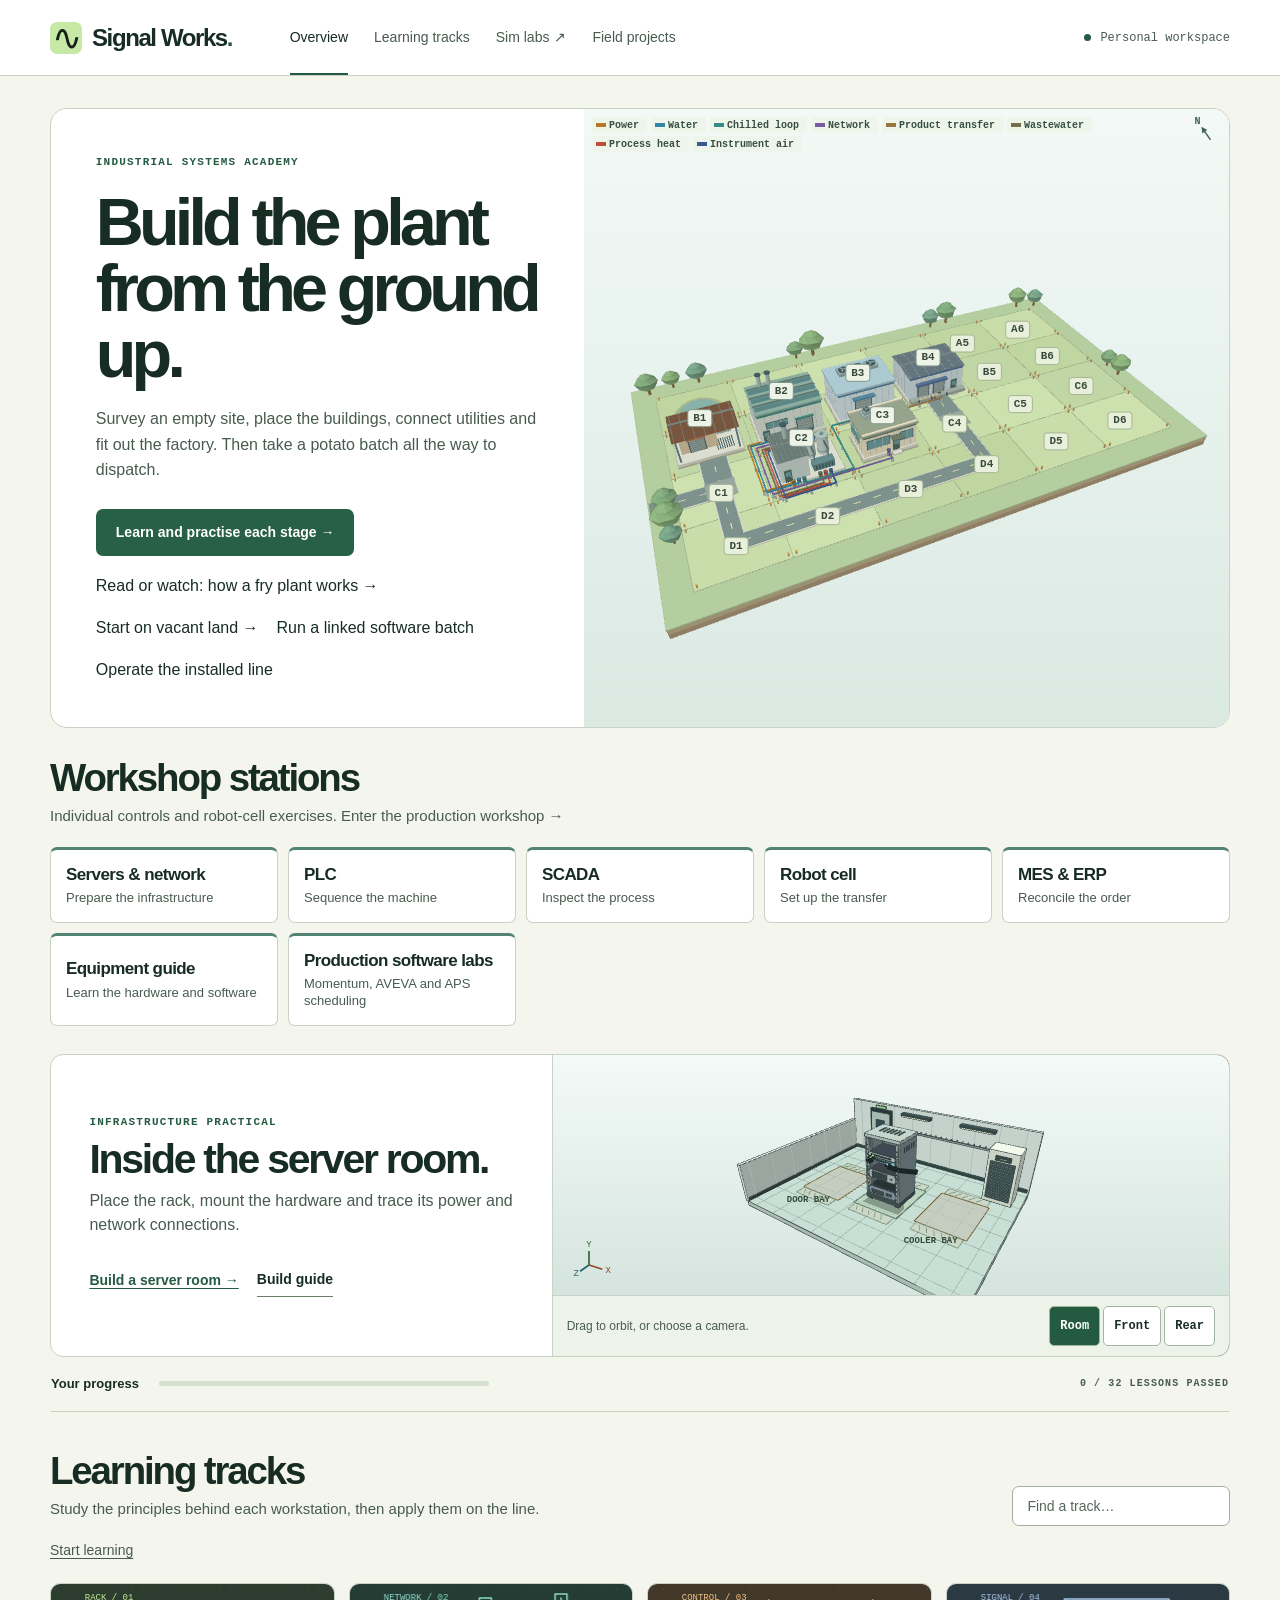
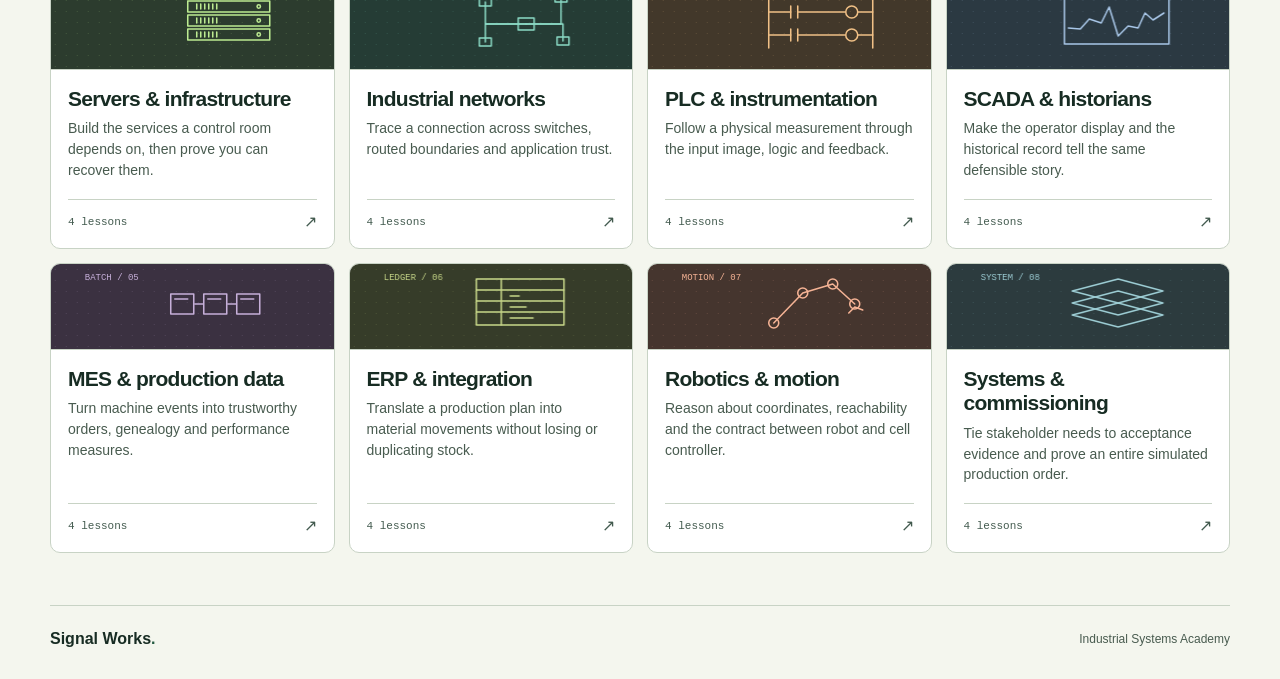
<file: index.html>
<!doctype html>
<html lang="en-AU">
  <head>
    <meta charset="utf-8" />
    <meta name="viewport" content="width=device-width,initial-scale=1" />
    <meta name="theme-color" content="#f4f6ee" />
    <meta
      name="description"
      content="A practical learning workspace for industrial IT, controls, robotics and enterprise integration."
    />
    <title>Signal Works | Industrial Systems Academy</title>
    <link
      rel="icon"
      href="data:image/svg+xml,%3Csvg xmlns='http://www.w3.org/2000/svg' viewBox='0 0 40 40'%3E%3Crect width='40' height='40' rx='8' fill='%23c3ed85'/%3E%3Cpath d='M6 24h7l4-13 5 20 4-12h8' fill='none' stroke='%23131b17' stroke-width='3'/%3E%3C/svg%3E"
    />
    <link rel="stylesheet" href="style.css" />
    <script defer src="lessons.js"></script>
    <script defer src="room-view.js"></script>
    <script defer src="site-build.js"></script>
    <script defer src="site-scene.js"></script>
    <script defer src="app.js"></script>
  </head>
  <body>
    <a class="skip" href="#main">Skip to content</a>
    <header>
      <div class="topbar">
        <a class="brand" href="#home" aria-label="Signal Works home"
          ><span class="mark" aria-hidden="true">∿</span>Signal Works<span
            class="brand-dot"
            >.</span
          ></a
        >
        <nav aria-label="Primary">
          <a id="home-nav" href="#home">Overview</a
          ><a id="tracks-nav" href="#tracks">Learning tracks</a
          ><a href="labs.html">Sim labs <span aria-hidden="true">↗</span></a
          ><a href="fieldwork.html">Field projects</a>
        </nav>
        <span class="local-status"><i></i> Personal workspace</span>
      </div>
    </header>
    <template id="room-hero">
      <section class="hero workshop-hero" aria-labelledby="hero-title">
        <div class="hero-copy">
          <div class="eyebrow">Industrial Systems Academy</div>
          <h1 id="hero-title">Build the plant<br />from the ground up.</h1>
          <p>
            Survey an empty site, place the buildings, connect utilities and fit
            out the factory. Then take a potato batch all the way to dispatch.
          </p>
          <div class="actions">
            <a class="btn" href="stage-lessons.html"
              >Learn and practise each stage →</a
            >
            <a href="study.html">Read or watch: how a fry plant works →</a>
            <a href="fries.html?mode=build#site">Start on vacant land →</a>
            <a href="fries.html?mode=batch#momentum"
              >Run a linked software batch</a
            >
            <a href="fries.html?mode=solved#floor"
              >Operate the installed line</a
            >
          </div>
        </div>
        <div class="line-visual">
          <canvas
            id="fry-preview"
            role="img"
            aria-label="Worked site layout with six industrial buildings, utility routes and access roads. Drag to orbit."
          ></canvas>
        </div>
      </section>
      <section class="station-section" aria-labelledby="station-title">
        <div class="section-head">
          <div>
            <h2 id="station-title">Workshop stations</h2>
            <p>
              Individual controls and robot-cell exercises.
              <a href="production.html">Enter the production workshop →</a>
            </p>
          </div>
        </div>
        <nav class="stations" aria-label="Hands-on workstations">
          <a href="production.html#servers"
            ><strong>Servers &amp; network</strong
            ><span>Prepare the infrastructure</span></a
          >
          <a href="production.html#sequence"
            ><strong>PLC</strong><span>Sequence the machine</span></a
          >
          <a href="production.html#scada"
            ><strong>SCADA</strong><span>Inspect the process</span></a
          >
          <a href="production.html#robot"
            ><strong>Robot cell</strong><span>Set up the transfer</span></a
          >
          <a href="production.html#orders"
            ><strong>MES &amp; ERP</strong><span>Reconcile the order</span></a
          >
          <a href="equipment.html"
            ><strong>Equipment guide</strong
            ><span>Learn the hardware and software</span></a
          >
          <a href="vendor-labs.html"
            ><strong>Production software labs</strong
            ><span>Momentum, AVEVA and APS scheduling</span></a
          >
        </nav>
      </section>
      <section class="room-exhibit" aria-labelledby="exhibit-title">
        <div class="exhibit-copy">
          <div class="eyebrow">Infrastructure practical</div>
          <h2 id="exhibit-title">Inside the server room.</h2>
          <p>
            Place the rack, mount the hardware and trace its power and network
            connections.
          </p>
          <div class="actions">
            <a class="exhibit-link" href="room.html">Build a server room →</a
            ><a class="quiet" href="room-guide.html">Build guide</a>
          </div>
        </div>
        <div class="preview-panel">
          <div class="preview-stage">
            <canvas
              id="room-preview"
              tabindex="0"
              aria-label="Interactive server room preview. Press 1 for the room, 2 for the rack front or 3 for the rear."
            ></canvas>
          </div>
          <div class="preview-strip">
            <p id="preview-status" role="status">Loading the room preview…</p>
            <div
              class="preview-controls"
              role="group"
              aria-label="Preview camera"
            >
              <button type="button" data-preview-camera="room" disabled>
                Room
              </button>
              <button type="button" data-preview-camera="rack" disabled>
                Front
              </button>
              <button type="button" data-preview-camera="rear" disabled>
                Rear
              </button>
            </div>
          </div>
        </div>
      </section>
    </template>
    <main id="main" tabindex="-1"></main>
    <footer>
      <span>Signal Works<span class="brand-dot">.</span></span
      ><span>Industrial Systems Academy</span>
    </footer>
  </body>
</html>
</file>
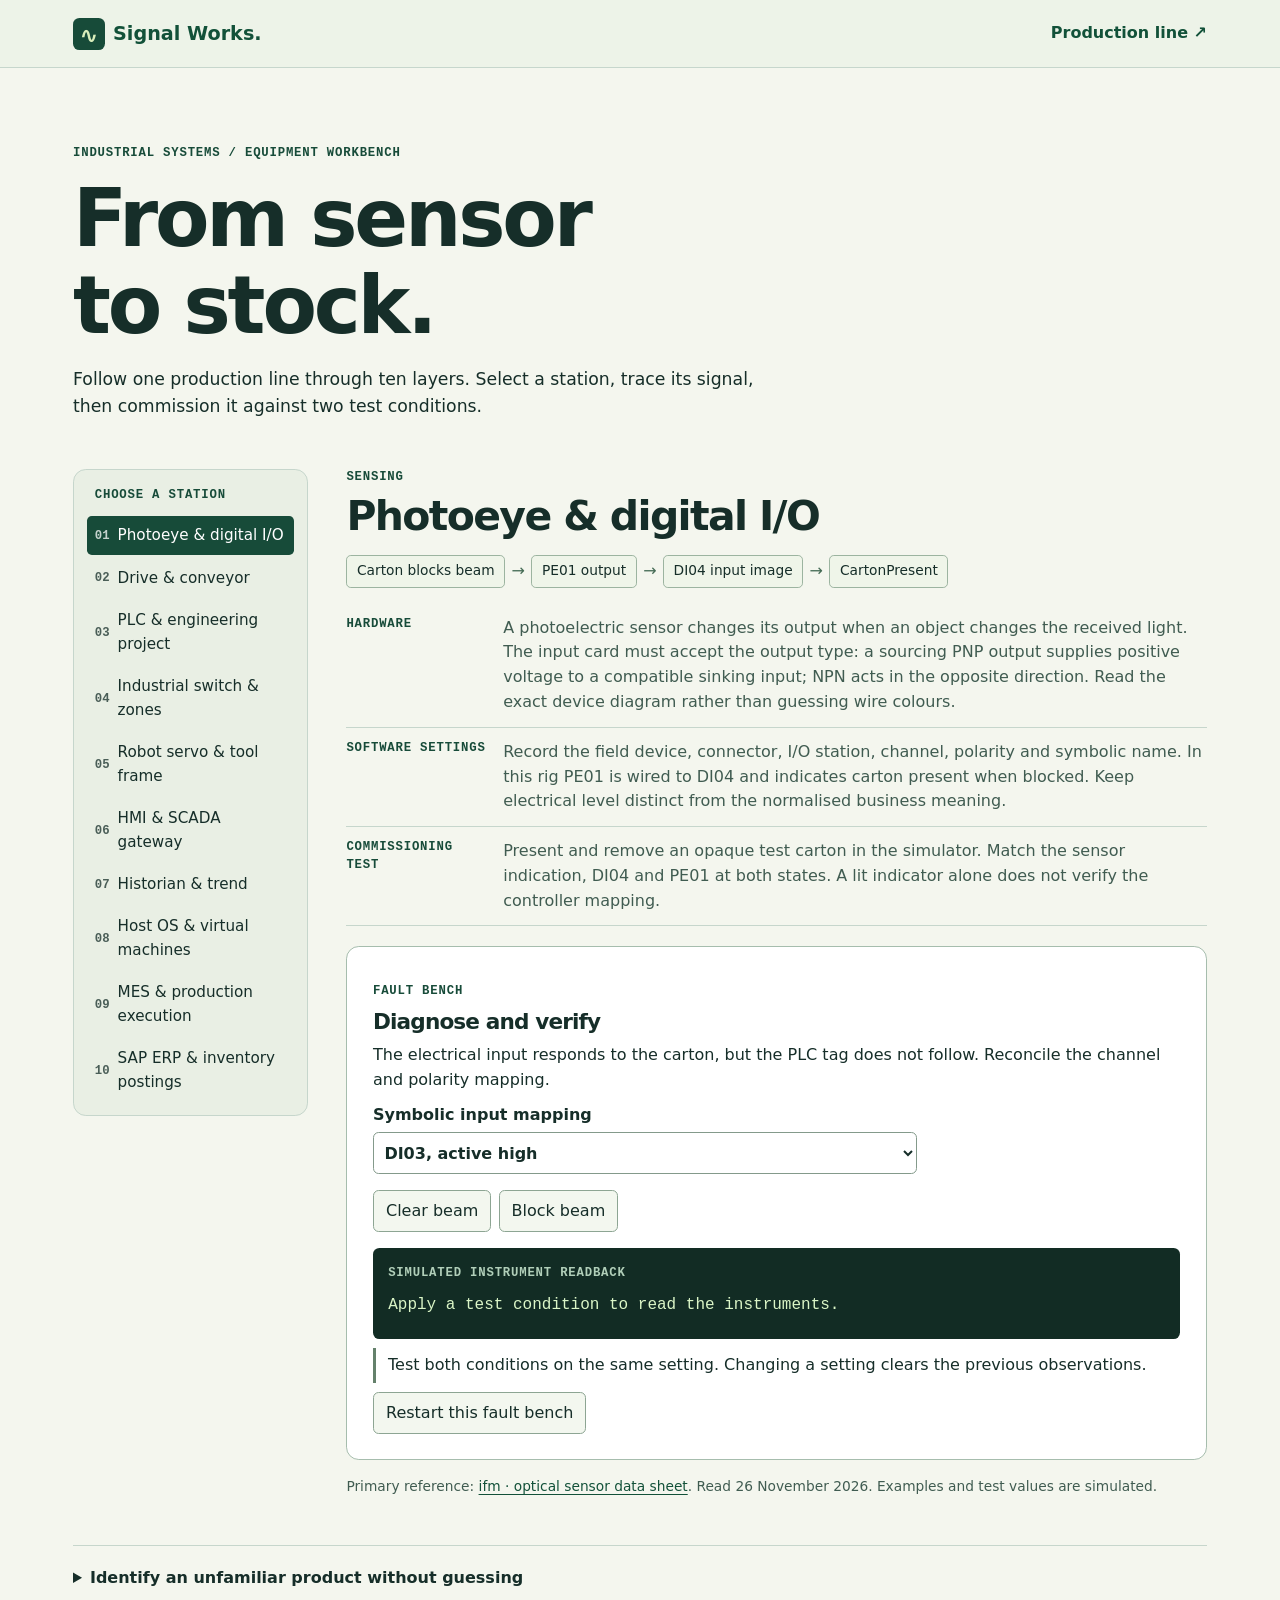
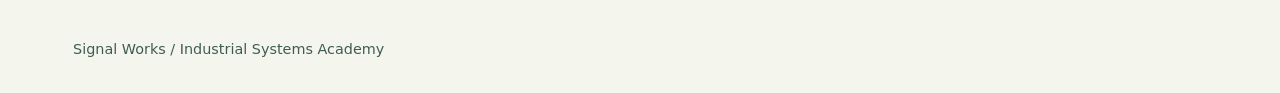
<file: equipment.html>
<!doctype html>
<html lang="en-AU">
  <head>
    <meta charset="utf-8" />
    <meta name="viewport" content="width=device-width, initial-scale=1" />
    <meta
      name="description"
      content="Commission the hardware and software behind an industrial line, from a photoeye input to a production order."
    />
    <title>Equipment workbench | Signal Works</title>
    <link rel="stylesheet" href="equipment.css" />
    <script defer src="equipment.js"></script>
  </head>
  <body>
    <a class="skip" href="#work">Skip to selected station</a>
    <header>
      <div>
        <a class="brand" href="index.html"
          ><span aria-hidden="true">∿</span>Signal Works.</a
        ><a href="production.html">Production line ↗</a>
      </div>
    </header>
    <main>
      <section class="hero">
        <p class="kicker">Industrial systems / Equipment workbench</p>
        <h1>From sensor<br />to stock.</h1>
        <p>
          Follow one production line through ten layers. Select a station, trace
          its signal, then commission it against two test conditions.
        </p>
      </section>
      <div class="workspace">
        <nav id="stations" aria-label="Equipment stations"></nav>
        <article
          id="work"
          tabindex="-1"
          aria-label="Selected equipment station"
        >
          <noscript>Enable JavaScript to run the equipment workbench.</noscript>
        </article>
      </div>
      <aside>
        <details>
          <summary>Identify an unfamiliar product without guessing</summary>
          <p>
            Brighteye Momentum is documented in a Farm Frites MES
            implementation. For the application remembered as beginning with A,
            check its role and publisher. The
            <a href="vendor-labs.html">production software labs</a> give the
            site-specific evidence and hands-on exercises.
          </p>
          <ol>
            <li>
              In an authorised read-only view, note the exact product title,
              publisher, edition and build from Help/About. Do not collect
              licences or credentials.
            </li>
            <li>
              Compare the identifiers with the supplier’s product documentation
              and the approved application inventory.
            </li>
            <li>
              Map one observed input and output to its owner before deciding
              whether the product handles supervision, production execution,
              integration or another role. If evidence conflicts, keep the
              mapping unconfirmed.
            </li>
          </ol>
          <p>
            SAP is presented here through public learning material. The
            manufacturing scenario is invented for study and does not describe
            an employer’s systems.
          </p>
        </details>
      </aside>
    </main>
    <footer>Signal Works / Industrial Systems Academy</footer>
  </body>
</html>
</file>
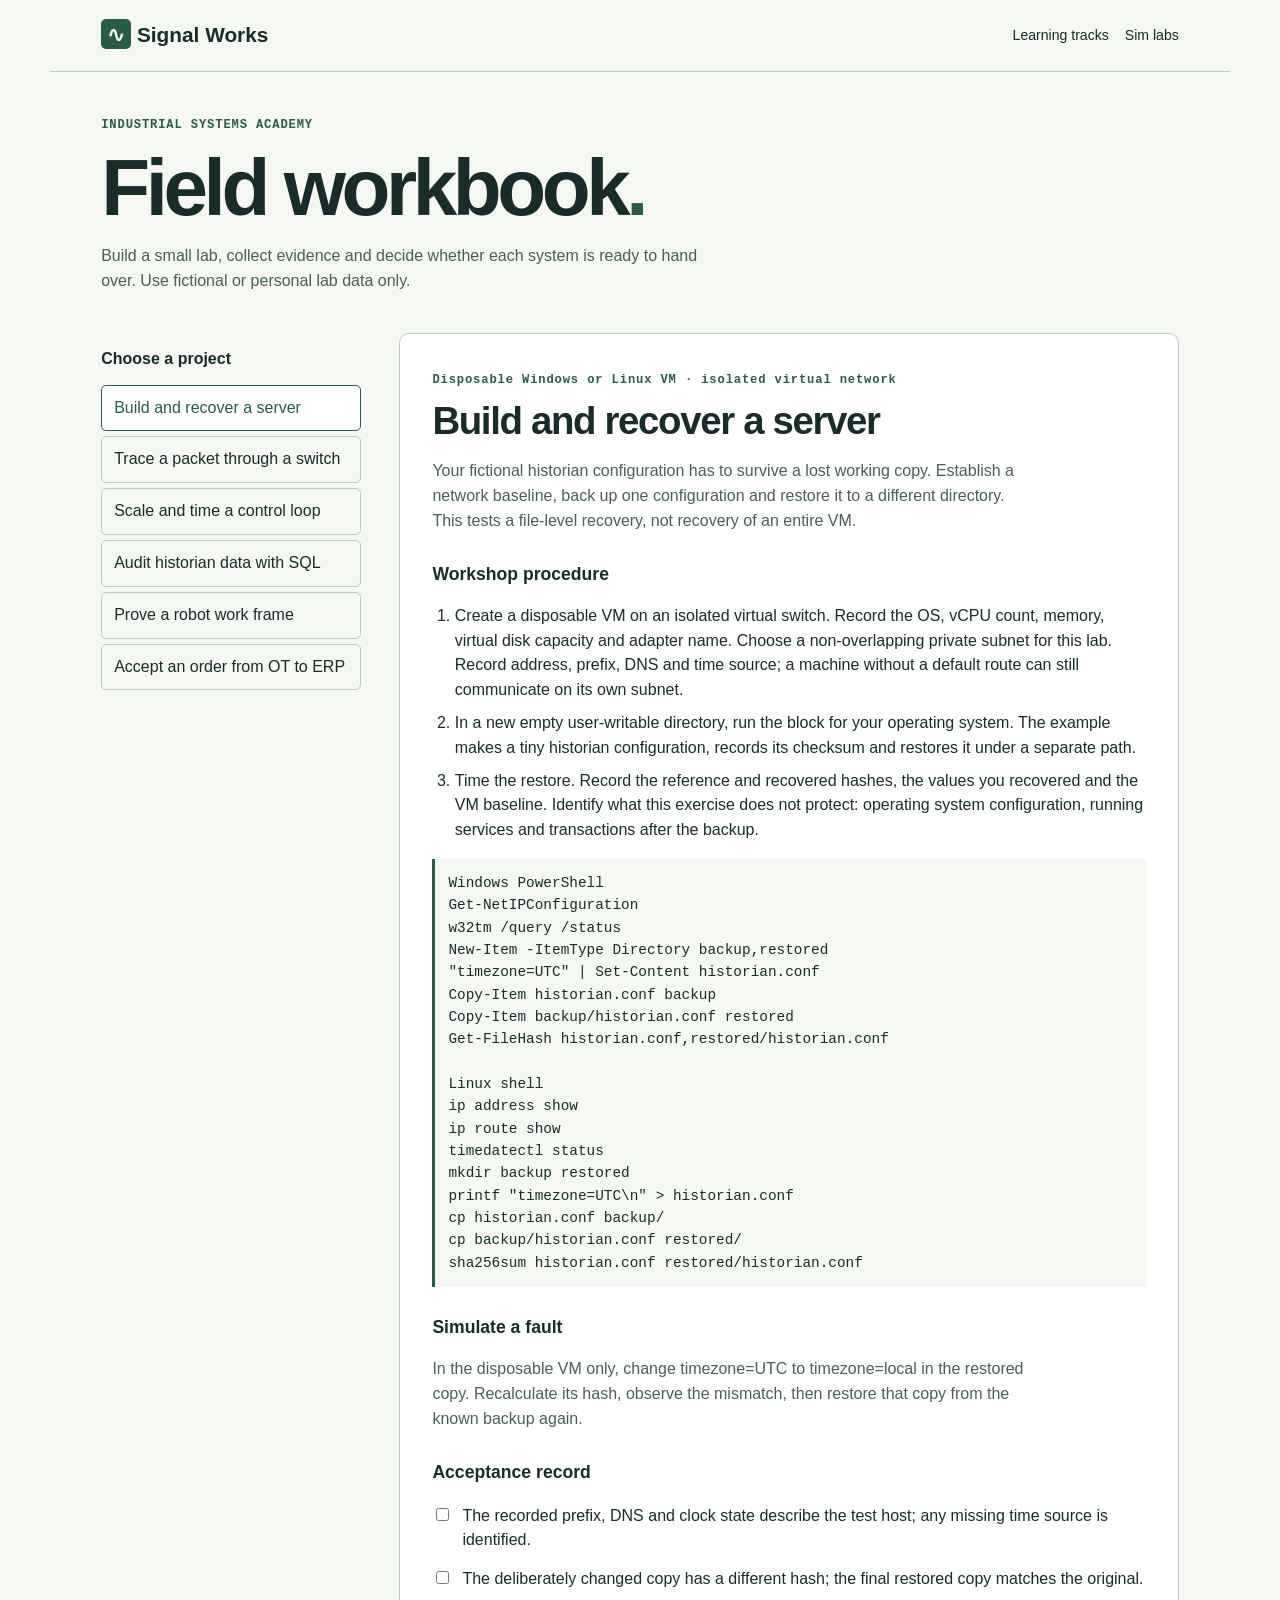
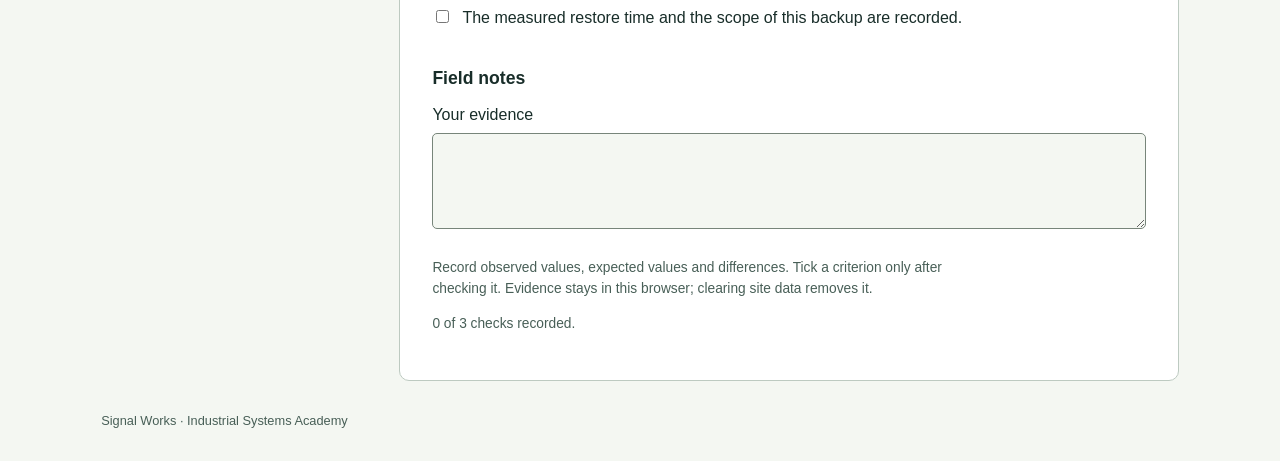
<file: fieldwork.html>
<!doctype html>
<html lang="en-AU">
  <head>
    <meta charset="utf-8" />
    <meta name="viewport" content="width=device-width, initial-scale=1" />
    <meta name="theme-color" content="#101714" />
    <title>Field workbook | Signal Works</title>
    <link rel="stylesheet" href="fieldwork.css" />
    <script defer src="fieldwork.js"></script>
  </head>
  <body>
    <a class="skip" href="#workbook">Skip to project</a>
    <header>
      <a class="brand" href="index.html"><b>∿</b> Signal Works</a>
      <nav aria-label="Primary">
        <a href="index.html">Learning tracks</a><a href="labs.html">Sim labs</a>
      </nav>
    </header>
    <main>
      <section class="intro">
        <p class="eyebrow">INDUSTRIAL SYSTEMS ACADEMY</p>
        <h1>Field workbook<span>.</span></h1>
        <p>
          Build a small lab, collect evidence and decide whether each system is
          ready to hand over. Use fictional or personal lab data only.
        </p>
      </section>
      <div class="layout">
        <aside>
          <h2>Choose a project</h2>
          <nav id="projects" aria-label="Workbook projects"></nav>
        </aside>
        <article id="workbook" tabindex="-1"></article>
      </div>
    </main>
    <footer>Signal Works · Industrial Systems Academy</footer>
  </body>
</html>
</file>
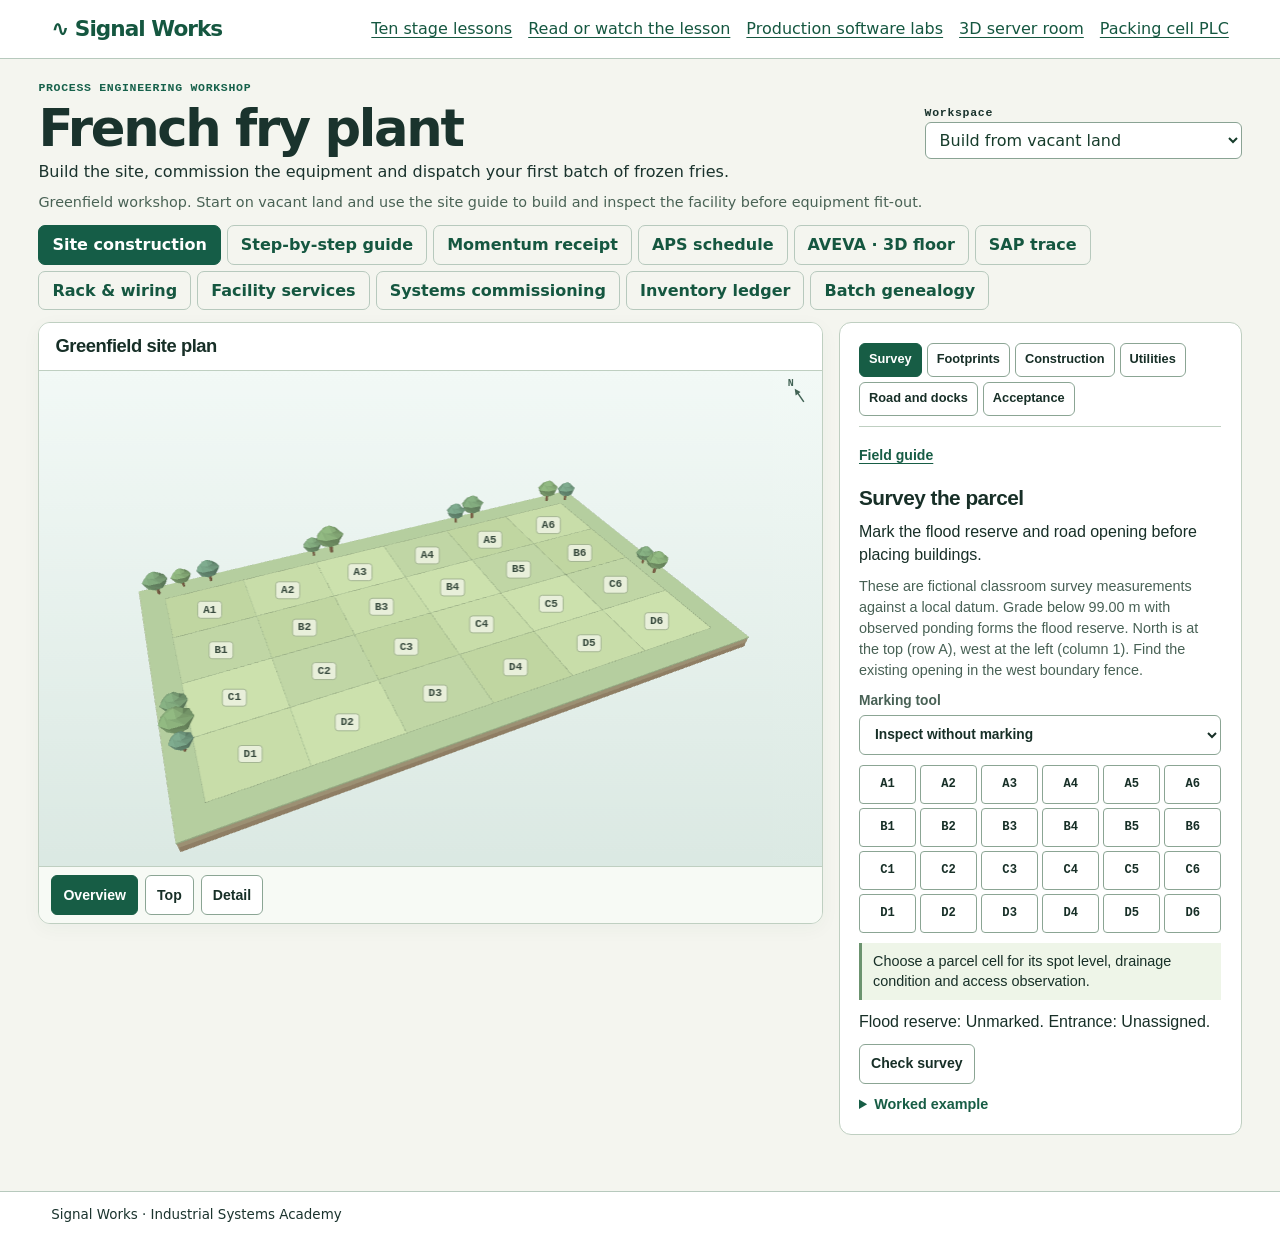
<file: fries.html>
<!doctype html>
<html lang="en-AU">
  <head>
    <meta charset="utf-8" />
    <meta name="viewport" content="width=device-width,initial-scale=1" />
    <title>French fry plant | Signal Works</title>
    <link rel="stylesheet" href="fries.css" />
    <link rel="stylesheet" href="facility-services.css" />
    <script defer src="facility-services.js"></script>
    <link rel="stylesheet" href="site-build.css" />
    <link rel="stylesheet" href="fry-install.css" />
    <link rel="stylesheet" href="fry-ledger.css" />
    <script defer src="fry-process.js"></script>
    <script defer src="fry-install.js"></script>
    <script defer src="fry-ledger.js"></script>
    <script defer src="fry-scene.js"></script>
    <script defer src="fry-rack.js"></script>
    <script defer src="site-guide.js"></script>
    <script defer src="site-scene.js"></script>
    <script defer src="site-build.js"></script>
    <script defer src="plant-path.js"></script>
    <script defer src="batch-momentum.js"></script>
    <script defer src="batch-aps.js"></script>
    <script defer src="batch-aveva.js"></script>
    <script defer src="batch-journey.js"></script>
    <link rel="stylesheet" href="batch-journey.css" />
    <link rel="stylesheet" href="stage-course.css" />
    <script defer src="stage-narration.js"></script>
    <script defer src="stage-course.js"></script>
    <script defer src="fries.js"></script>
  </head>
  <body>
    <a class="skip" href="#workspace">Skip to work area</a>
    <header>
      <a class="brand" href="index.html">∿ Signal Works</a>
      <nav aria-label="Further practice">
        <a href="stage-lessons.html">Ten stage lessons</a>
        <a href="study.html">Read or watch the lesson</a>
        <a href="vendor-labs.html">Production software labs</a>
        <a href="room.html">3D server room</a
        ><a href="production.html#sequence">Packing cell PLC</a>
      </nav>
    </header>
    <main>
      <div class="mast">
        <div>
          <p class="over">PROCESS ENGINEERING WORKSHOP</p>
          <h1>French fry plant</h1>
          <p>
            Build the site, commission the equipment and dispatch your first
            batch of frozen fries.
          </p>
        </div>
        <div class="mode">
          <label for="mode">Workspace</label
          ><select id="mode">
            <option value="batch">Run the integrated software batch</option>
            <option value="build">Build from vacant land</option>
            <option value="fitout">Fit out existing buildings</option>
            <option value="solved">Operate installed plant</option>
            <option value="worked">Inspect completed example</option>
          </select>
        </div>
      </div>
      <div id="mode-note"></div>
      <nav class="tabs" aria-label="Plant workspaces">
        <a href="#site">Site construction</a
        ><a href="#guide">Step-by-step guide</a
        ><a href="#momentum">Momentum receipt</a><a href="#aps">APS schedule</a
        ><a href="#floor">AVEVA · 3D floor</a><a href="#sap">SAP trace</a
        ><a href="#rack">Rack &amp; wiring</a
        ><a href="#facility">Facility services</a
        ><a href="#installation">Systems commissioning</a
        ><a href="#business">Inventory ledger</a
        ><a href="#history">Batch genealogy</a>
      </nav>
      <div id="batch-route"></div>
      <div id="field-instruction"></div>
      <section id="workspace" tabindex="-1"></section>
      <p id="storage" role="status"></p>
    </main>
    <footer>Signal Works · Industrial Systems Academy</footer>
  </body>
</html>
</file>
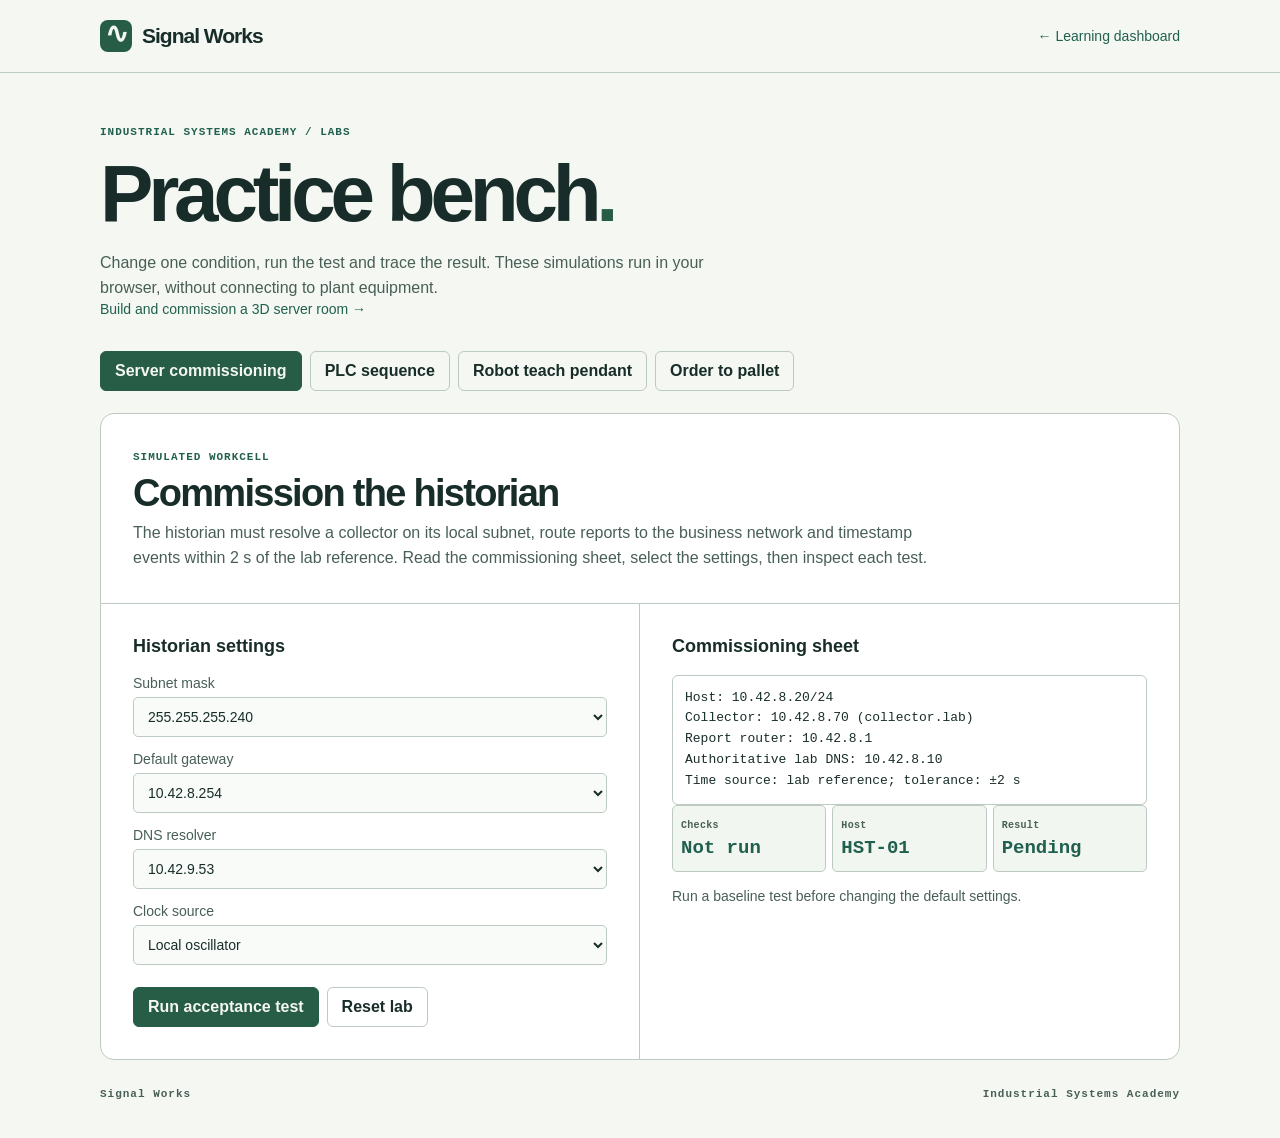
<file: labs.html>
<!doctype html>
<html lang="en-AU">
  <head>
    <meta charset="utf-8" />
    <meta name="viewport" content="width=device-width,initial-scale=1" />
    <meta name="theme-color" content="#101d1b" />
    <title>Practice bench | Signal Works</title>
    <link rel="stylesheet" href="labs.css" />
    <script defer src="labs.js"></script>
  </head>
  <body>
    <a href="#main" class="skip">Skip to bench</a>
    <header>
      <div class="wrap mast">
        <a class="brand" href="index.html"
          ><i aria-hidden="true">∿</i> Signal Works</a
        ><a class="back" href="index.html">← Learning dashboard</a>
      </div>
    </header>
    <main id="main" class="wrap">
      <div class="intro">
        <span class="eyebrow">INDUSTRIAL SYSTEMS ACADEMY / LABS</span>
        <h1>Practice bench<span>.</span></h1>
        <p>
          Change one condition, run the test and trace the result. These
          simulations run in your browser, without connecting to plant
          equipment.
        </p>
        <a class="back" href="room.html">Build and commission a 3D server room →</a>
      </div>
      <nav class="benches" aria-label="Choose a lab">
        <button data-lab="server">Server commissioning</button
        ><button data-lab="plc">PLC sequence</button
        ><button data-lab="robot">Robot teach pendant</button
        ><button data-lab="order">Order to pallet</button>
      </nav>
      <section id="bench" aria-label="Active practice bench"></section>
    </main>
    <footer class="wrap">
      Signal Works <span>Industrial Systems Academy</span>
    </footer>
  </body>
</html>
</file>
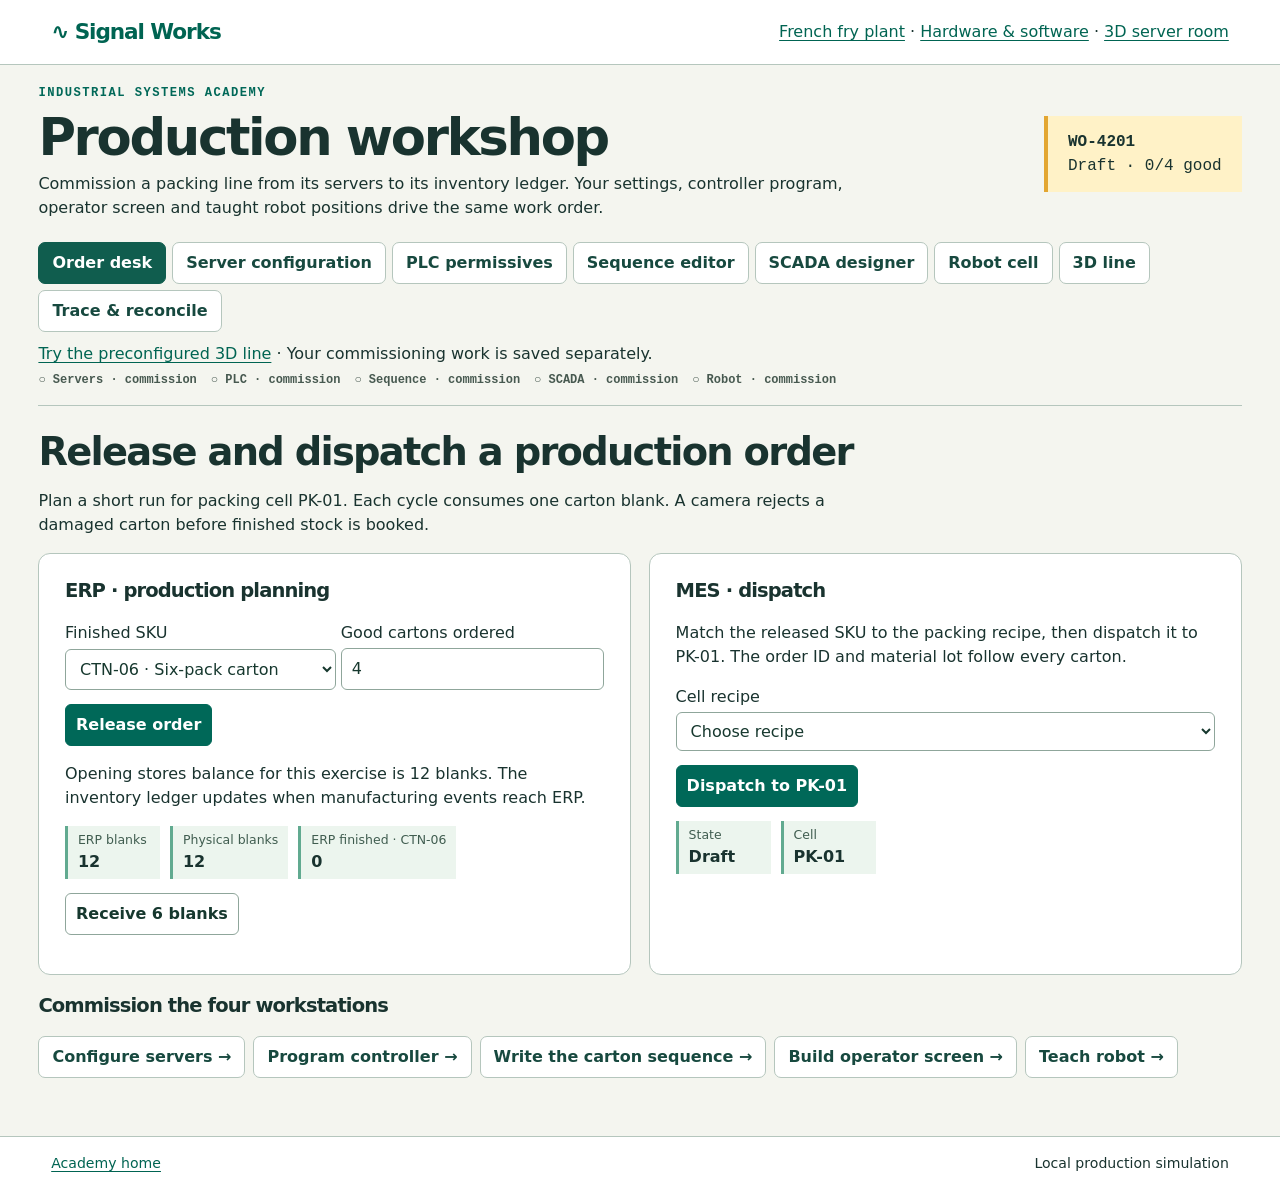
<file: production.html>
<!doctype html>
<html lang="en-AU">
  <head>
    <meta charset="utf-8" />
    <meta name="viewport" content="width=device-width,initial-scale=1" />
    <title>Production workshop | Signal Works</title>
    <link rel="stylesheet" href="production.css" />
    <link rel="stylesheet" href="line-workspace.css" />
    <script defer src="line-scene.js"></script>
    <script defer src="line-sequence.js"></script>
    <script defer src="line-workspace.js"></script>
    <script defer src="sap-practice.js"></script>
    <script defer src="production-machines.js"></script>
    <script defer src="production-controls.js"></script>
    <script defer src="production.js"></script>
  </head>
  <body>
    <a class="skip" href="#station">Skip to workstation</a>
    <header>
      <a href="index.html" class="wordmark">∿ Signal Works</a>
      <nav aria-label="Practical guides">
        <a href="fries.html?mode=solved#floor">French fry plant</a> ·
        <a href="equipment.html">Hardware &amp; software</a> ·
        <a href="room.html">3D server room</a>
      </nav>
    </header>
    <main>
      <div class="intro">
        <div>
          <p class="eyebrow">INDUSTRIAL SYSTEMS ACADEMY</p>
          <h1>Production workshop</h1>
          <p>
            Commission a packing line from its servers to its inventory ledger.
            Your settings, controller program, operator screen and taught robot
            positions drive the same work order.
          </p>
        </div>
        <div class="order-badge" id="order-badge"></div>
      </div>
      <nav aria-label="Workstations" id="stations">
        <a href="#orders">Order desk</a
        ><a href="#servers">Server configuration</a
        ><a href="#plc">PLC permissives</a
        ><a href="#sequence">Sequence editor</a
        ><a href="#scada">SCADA designer</a><a href="#robot">Robot cell</a
        ><a href="#line">3D line</a><a href="#trace">Trace &amp; reconcile</a>
      </nav>
      <div id="bench-mode"></div>
      <div class="rail" id="rail" aria-label="Commissioning status"></div>
      <section
        id="station"
        tabindex="-1"
        aria-label="Current workstation"
      ></section>
      <aside id="storage" role="status"></aside>
    </main>
    <footer>
      <a href="index.html">Academy home</a
      ><span>Local production simulation</span>
    </footer>
  </body>
</html>
</file>
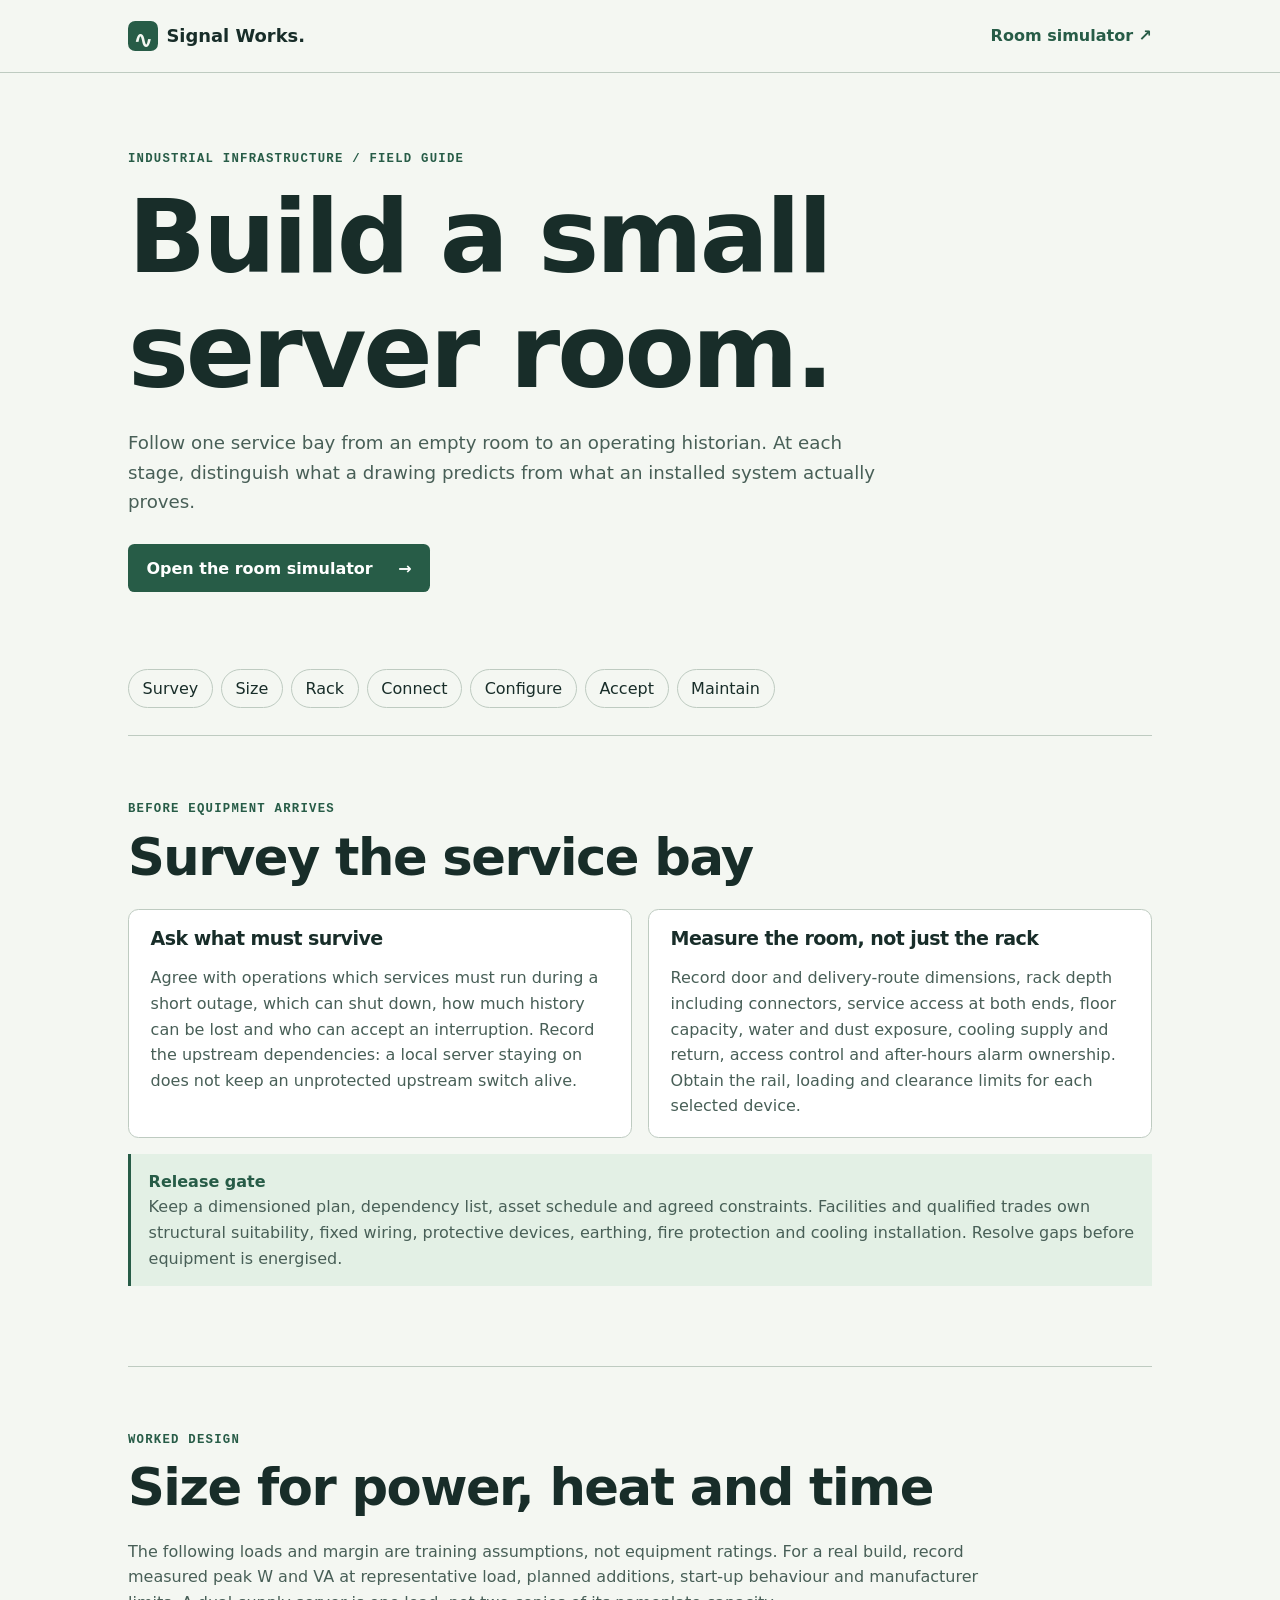
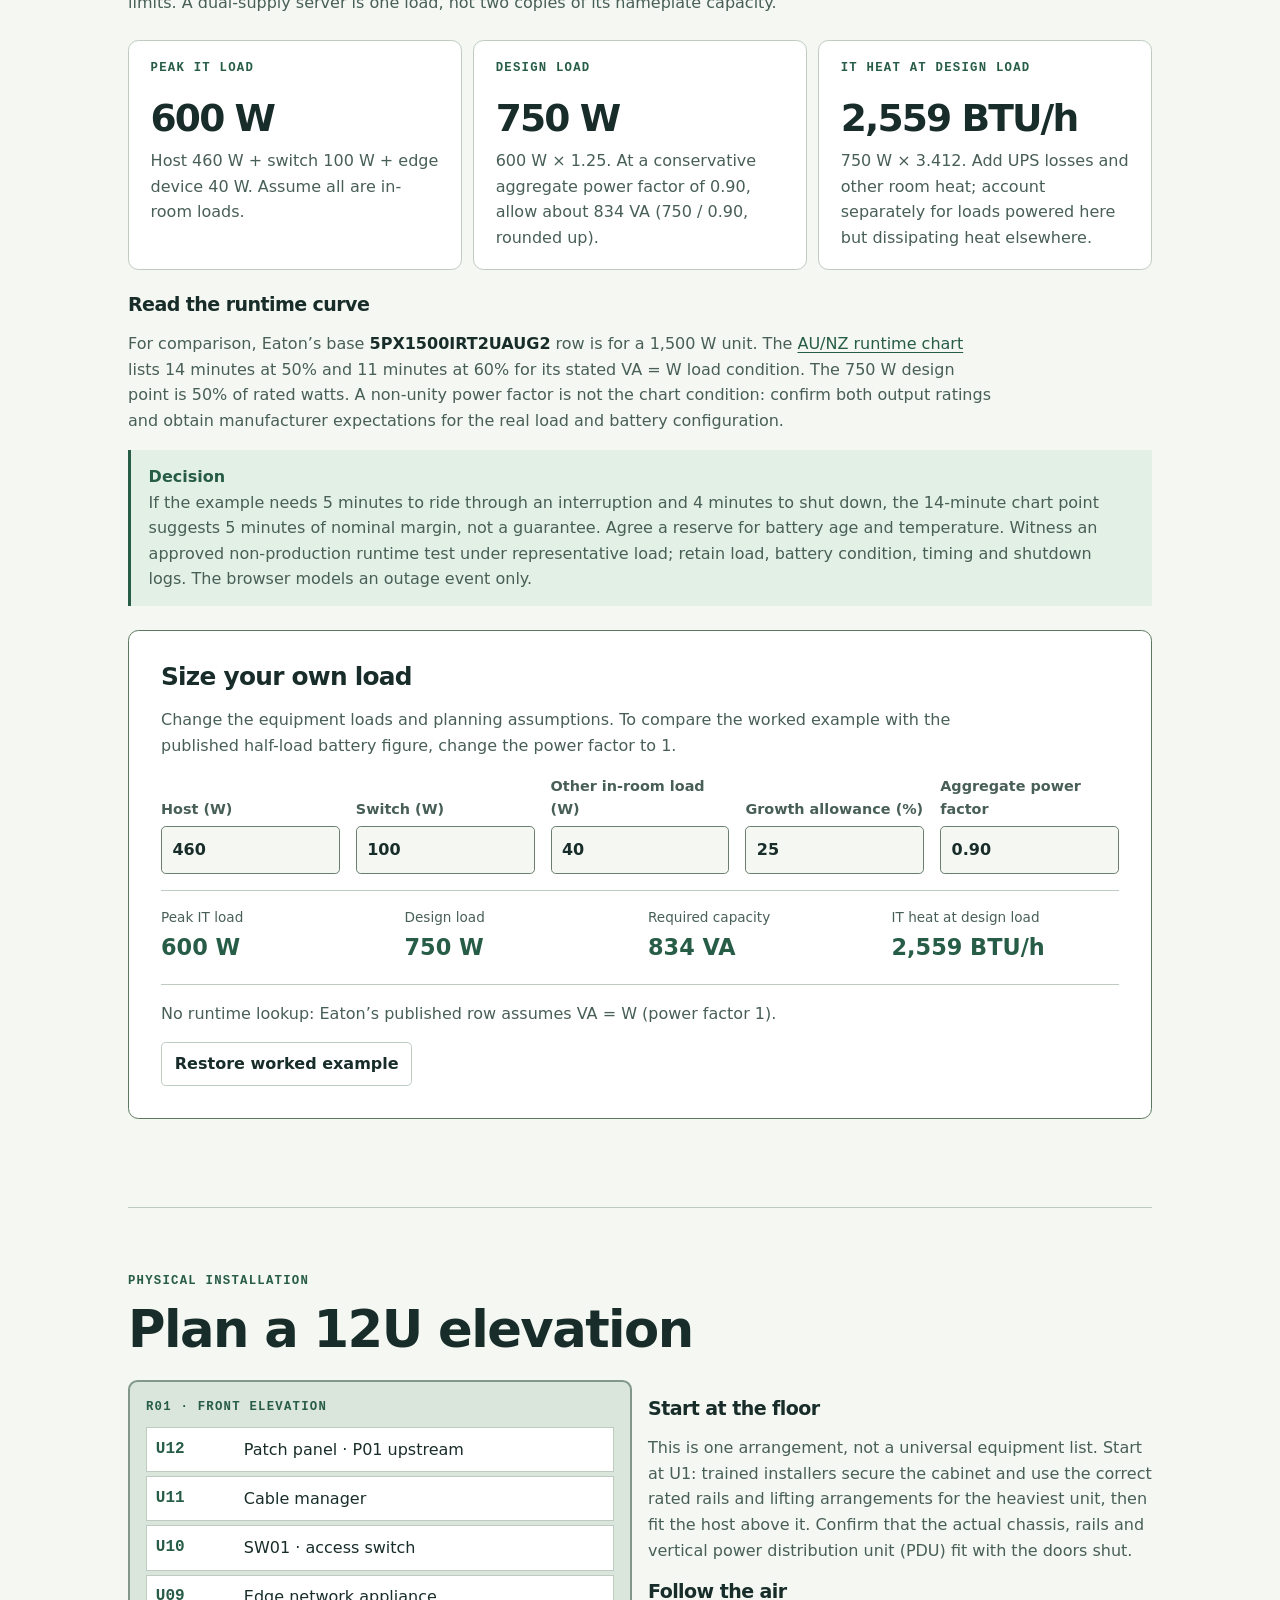
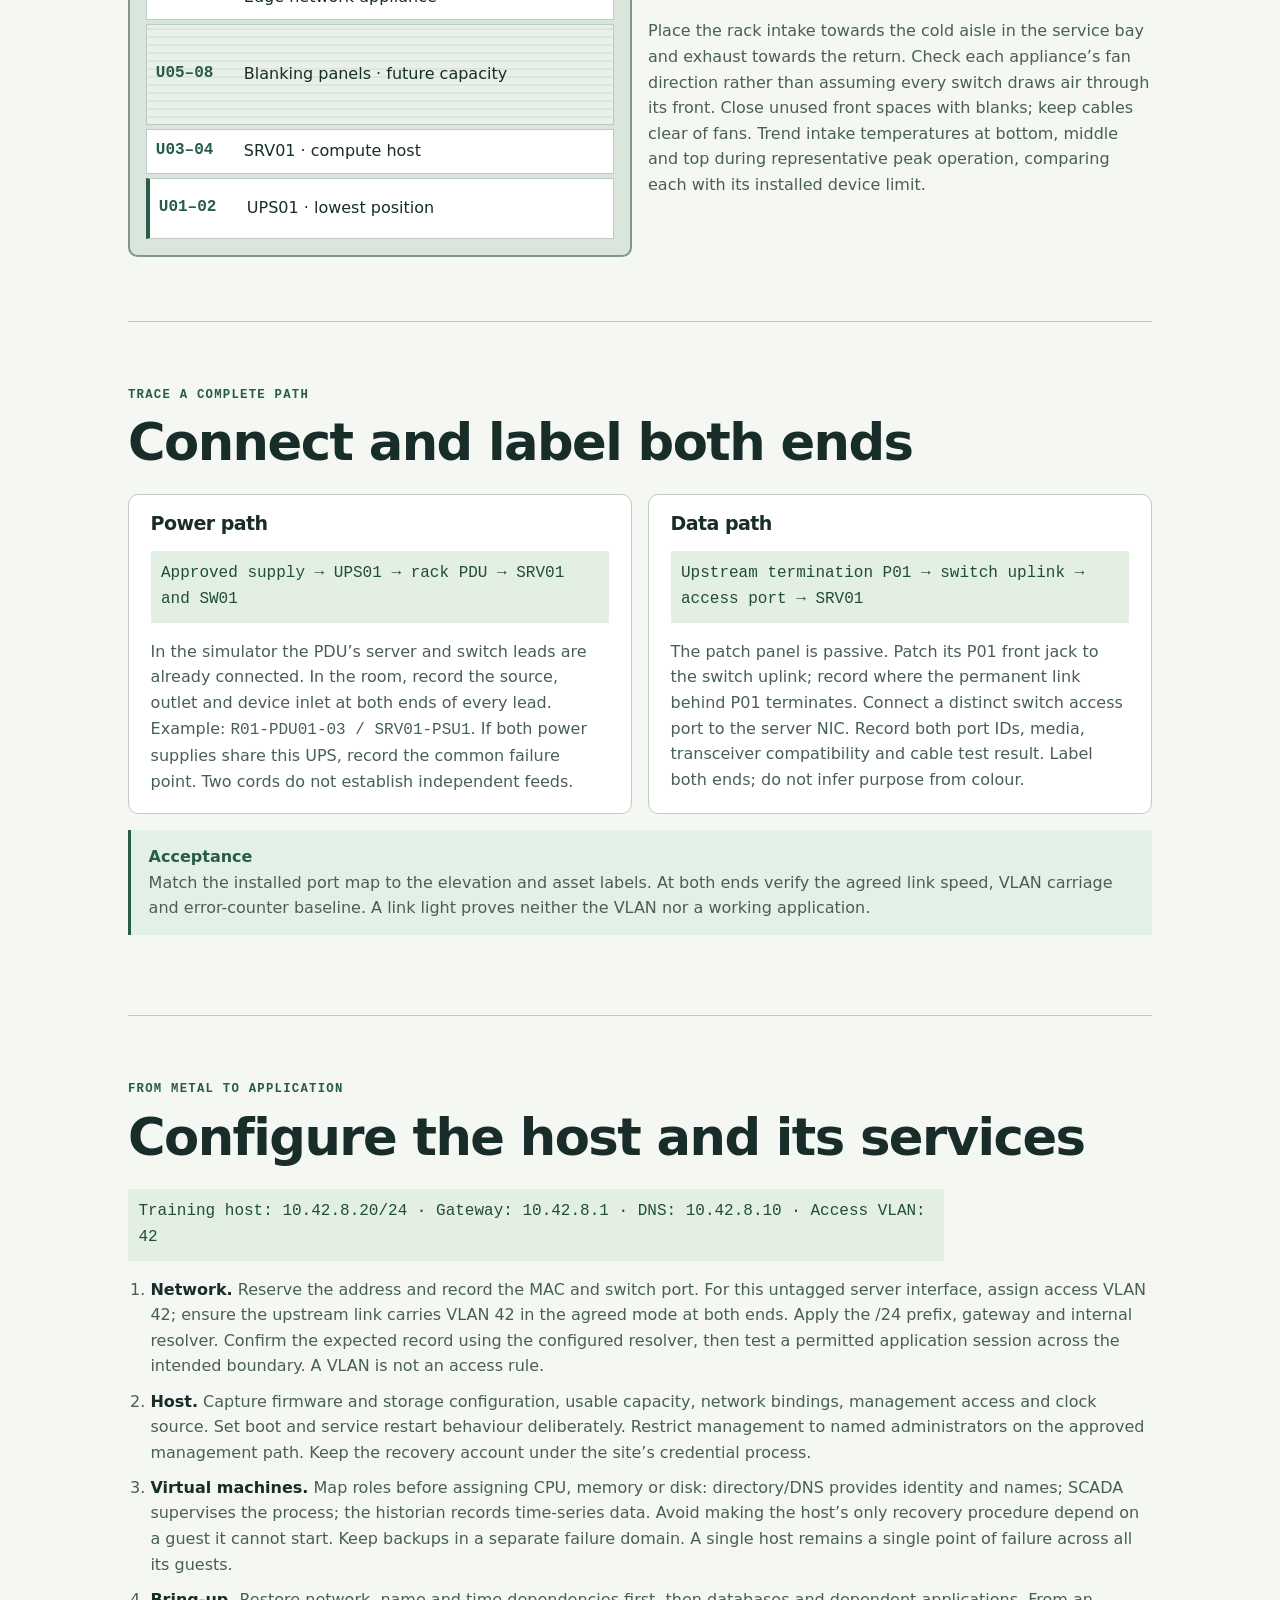
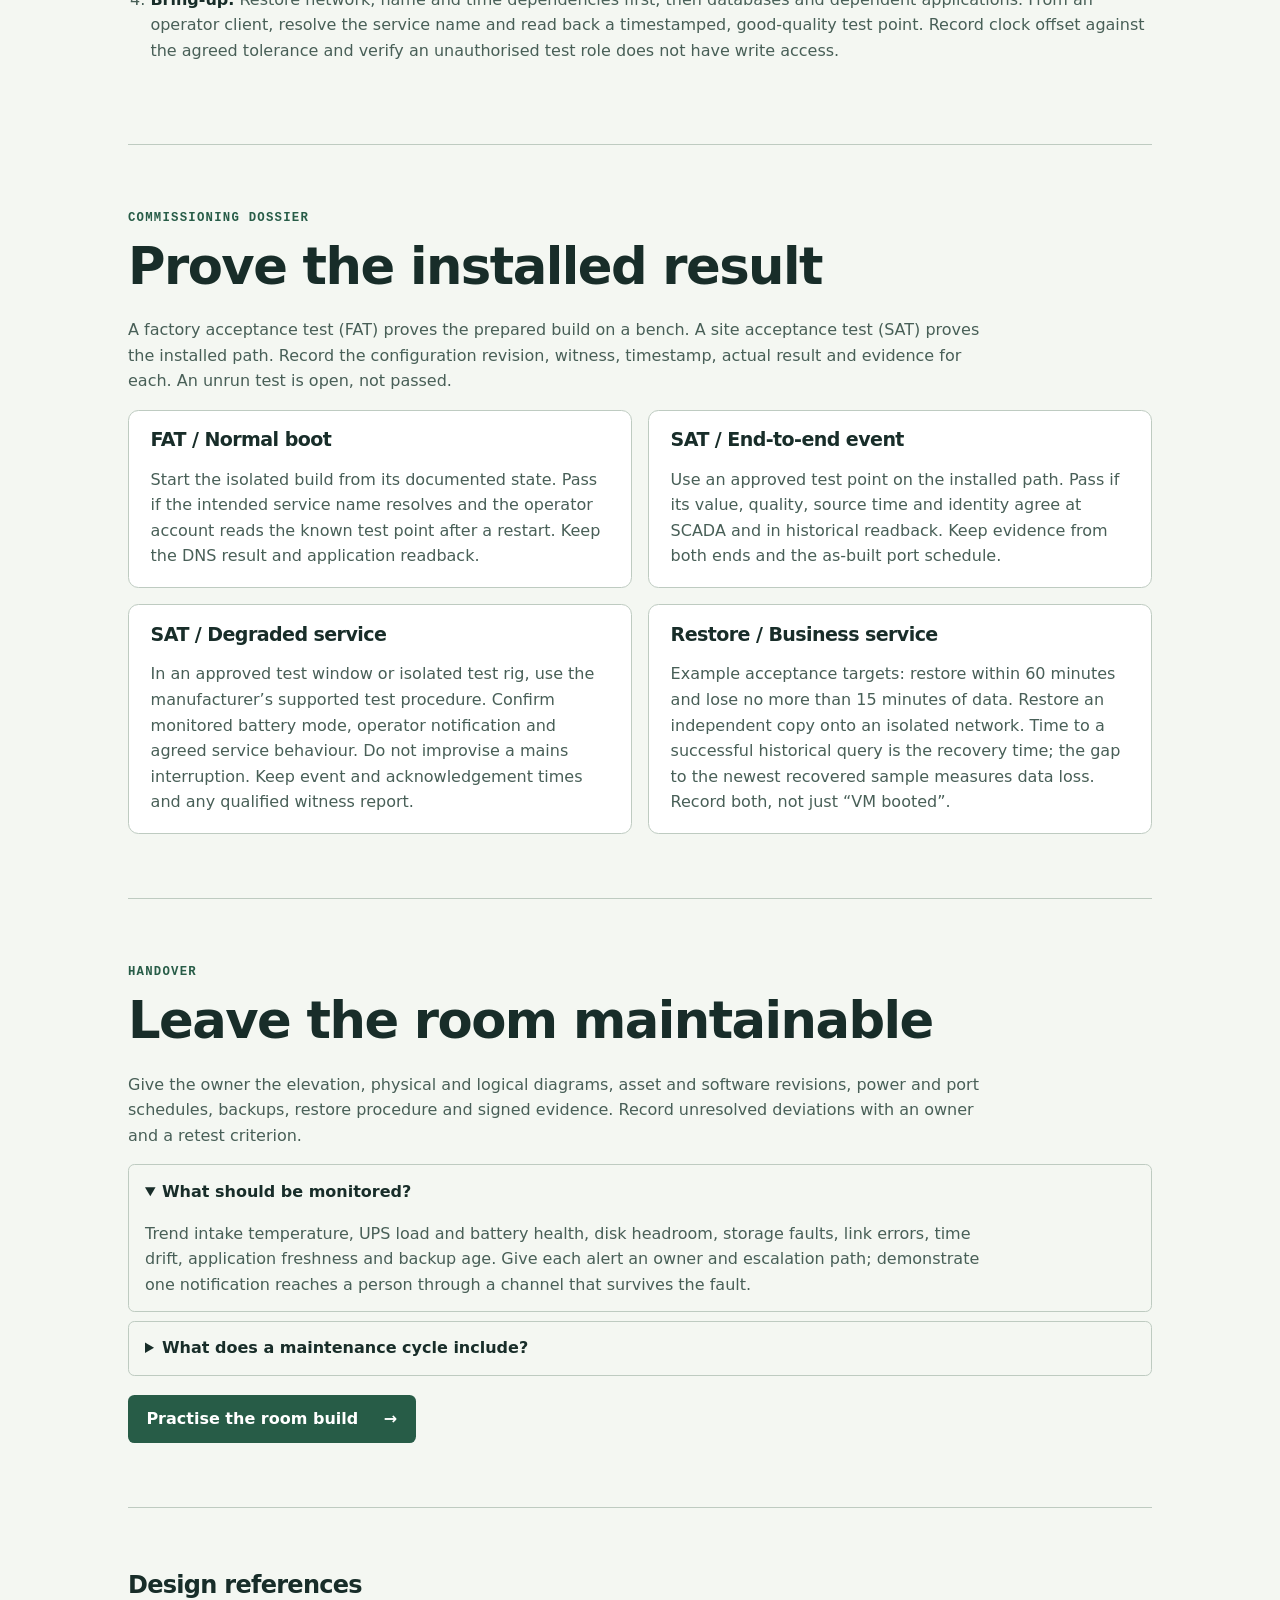
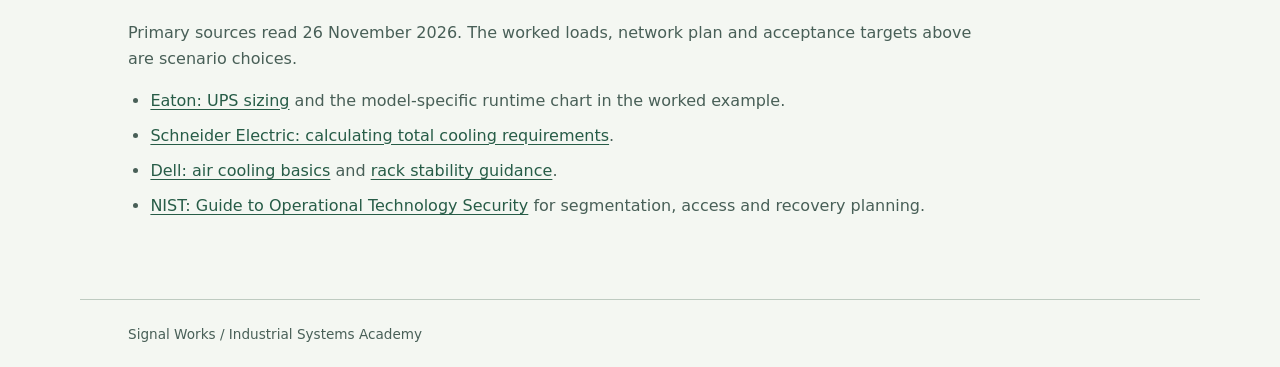
<file: room-guide.html>
<!doctype html>
<html lang="en-AU">
  <head>
    <meta charset="utf-8" />
    <meta name="viewport" content="width=device-width, initial-scale=1" />
    <meta
      name="description"
      content="Survey, size, assemble and commission a small industrial server room, with a worked rack elevation and acceptance tests."
    />
    <title>Small server room field guide | Signal Works</title>
    <link rel="stylesheet" href="room-guide.css" />
    <script defer src="room-sizing.js"></script>
  </head>
  <body>
    <a class="skip" href="#main">Skip to field guide</a>
    <header>
      <div>
        <a class="brand" href="index.html"
          ><b aria-hidden="true">∿</b> Signal Works.</a
        ><a href="room.html">Room simulator ↗</a>
      </div>
    </header>
    <main id="main">
      <div class="hero">
        <p class="eyebrow">Industrial infrastructure / Field guide</p>
        <h1>Build a small<br />server room.</h1>
        <p>
          Follow one service bay from an empty room to an operating historian.
          At each stage, distinguish what a drawing predicts from what an
          installed system actually proves.
        </p>
        <a class="action" href="room.html"
          >Open the room simulator <span aria-hidden="true">→</span></a
        >
      </div>
      <nav aria-label="Guide sections">
        <a href="#survey">Survey</a><a href="#size">Size</a
        ><a href="#rack">Rack</a><a href="#patch">Connect</a
        ><a href="#services">Configure</a><a href="#accept">Accept</a
        ><a href="#operate">Maintain</a>
      </nav>
      <section id="survey">
        <p class="eyebrow">Before equipment arrives</p>
        <h2>Survey the service bay</h2>
        <div class="two">
          <article>
            <h3>Ask what must survive</h3>
            <p>
              Agree with operations which services must run during a short
              outage, which can shut down, how much history can be lost and who
              can accept an interruption. Record the upstream dependencies: a
              local server staying on does not keep an unprotected upstream
              switch alive.
            </p>
          </article>
          <article>
            <h3>Measure the room, not just the rack</h3>
            <p>
              Record door and delivery-route dimensions, rack depth including
              connectors, service access at both ends, floor capacity, water and
              dust exposure, cooling supply and return, access control and
              after-hours alarm ownership. Obtain the rail, loading and
              clearance limits for each selected device.
            </p>
          </article>
        </div>
        <p class="evidence">
          <strong>Release gate</strong> Keep a dimensioned plan, dependency
          list, asset schedule and agreed constraints. Facilities and qualified
          trades own structural suitability, fixed wiring, protective devices,
          earthing, fire protection and cooling installation. Resolve gaps
          before equipment is energised.
        </p>
      </section>
      <section id="size">
        <p class="eyebrow">Worked design</p>
        <h2>Size for power, heat and time</h2>
        <p>
          The following loads and margin are training assumptions, not equipment
          ratings. For a real build, record measured peak W and VA at
          representative load, planned additions, start-up behaviour and
          manufacturer limits. A dual-supply server is one load, not two copies
          of its nameplate capacity.
        </p>
        <div class="math">
          <div>
            <small>Peak IT load</small><strong>600 W</strong
            ><span
              >Host 460 W + switch 100 W + edge device 40 W. Assume all are
              in-room loads.</span
            >
          </div>
          <div>
            <small>Design load</small><strong>750 W</strong
            ><span
              >600 W × 1.25. At a conservative aggregate power factor of 0.90,
              allow about 834 VA (750 / 0.90, rounded up).</span
            >
          </div>
          <div>
            <small>IT heat at design load</small><strong>2,559 BTU/h</strong
            ><span
              >750 W × 3.412. Add UPS losses and other room heat; account
              separately for loads powered here but dissipating heat
              elsewhere.</span
            >
          </div>
        </div>
        <h3>Read the runtime curve</h3>
        <p>
          For comparison, Eaton’s base <strong>5PX1500IRT2UAUG2</strong> row is
          for a 1,500 W unit. The
          <a
            href="https://www.eaton.com/content/dam/eaton/products/backup-power-ups-surge-it-power-distribution/backup-power-ups/eaton-5px-g2-ups/eaton-5pxg2-runtime-chart-en-gb-anz.pdf"
            >AU/NZ runtime chart</a
          >
          lists 14 minutes at 50% and 11 minutes at 60% for its stated VA = W
          load condition. The 750 W design point is 50% of rated watts. A
          non-unity power factor is not the chart condition: confirm both output
          ratings and obtain manufacturer expectations for the real load and
          battery configuration.
        </p>
        <p class="evidence">
          <strong>Decision</strong> If the example needs 5 minutes to ride
          through an interruption and 4 minutes to shut down, the 14-minute
          chart point suggests 5 minutes of nominal margin, not a guarantee.
          Agree a reserve for battery age and temperature. Witness an approved
          non-production runtime test under representative load; retain load,
          battery condition, timing and shutdown logs. The browser models an
          outage event only.
        </p>
        <form
          id="sizing-sheet"
          class="sizing-sheet"
          aria-labelledby="sizing-title"
        >
          <h3 id="sizing-title">Size your own load</h3>
          <p>
            Change the equipment loads and planning assumptions. To compare the
            worked example with the published half-load battery figure, change
            the power factor to 1.
          </p>
          <div class="sizing-fields">
            <label
              >Host (W)<input
                name="host"
                type="number"
                value="460"
                min="0"
                step="any"
                required
            /></label>
            <label
              >Switch (W)<input
                name="switchLoad"
                type="number"
                value="100"
                min="0"
                step="any"
                required
            /></label>
            <label
              >Other in-room load (W)<input
                name="other"
                type="number"
                value="40"
                min="0"
                step="any"
                required
            /></label>
            <label
              >Growth allowance (%)<input
                name="growth"
                type="number"
                value="25"
                min="0"
                step="any"
                required
            /></label>
            <label
              >Aggregate power factor<input
                name="factor"
                type="number"
                value="0.90"
                min="0"
                max="1"
                step="any"
                required
            /></label>
          </div>
          <div class="sizing-results" aria-live="polite" aria-atomic="true">
            <p id="sizing-error" hidden></p>
            <dl id="sizing-figures">
              <div>
                <dt>Peak IT load</dt>
                <dd id="sizing-peak">600 W</dd>
              </div>
              <div>
                <dt>Design load</dt>
                <dd id="sizing-design">750 W</dd>
              </div>
              <div>
                <dt>Required capacity</dt>
                <dd id="sizing-va">834 VA</dd>
              </div>
              <div>
                <dt>IT heat at design load</dt>
                <dd id="sizing-heat">2,559 BTU/h</dd>
              </div>
            </dl>
            <p id="sizing-runtime"></p>
          </div>
          <button type="reset">Restore worked example</button>
          <noscript
            ><p>
              Enable JavaScript to recalculate the worksheet. The initial values
              show the worked example.
            </p></noscript
          >
        </form>
      </section>
      <section id="rack">
        <p class="eyebrow">Physical installation</p>
        <h2>Plan a 12U elevation</h2>
        <div class="layout">
          <figure class="rack">
            <figcaption>R01 · Front elevation</figcaption>
            <div><b>U12</b><span>Patch panel · P01 upstream</span></div>
            <div><b>U11</b><span>Cable manager</span></div>
            <div><b>U10</b><span>SW01 · access switch</span></div>
            <div><b>U09</b><span>Edge network appliance</span></div>
            <div class="blank">
              <b>U05–08</b><span>Blanking panels · future capacity</span>
            </div>
            <div><b>U03–04</b><span>SRV01 · compute host</span></div>
            <div class="ups">
              <b>U01–02</b><span>UPS01 · lowest position</span>
            </div>
          </figure>
          <div>
            <h3>Start at the floor</h3>
            <p>
              This is one arrangement, not a universal equipment list. Start at
              U1: trained installers secure the cabinet and use the correct
              rated rails and lifting arrangements for the heaviest unit, then
              fit the host above it. Confirm that the actual chassis, rails and
              vertical power distribution unit (PDU) fit with the doors shut.
            </p>
            <h3>Follow the air</h3>
            <p>
              Place the rack intake towards the cold aisle in the service bay
              and exhaust towards the return. Check each appliance’s fan
              direction rather than assuming every switch draws air through its
              front. Close unused front spaces with blanks; keep cables clear of
              fans. Trend intake temperatures at bottom, middle and top during
              representative peak operation, comparing each with its installed
              device limit.
            </p>
          </div>
        </div>
      </section>
      <section id="patch">
        <p class="eyebrow">Trace a complete path</p>
        <h2>Connect and label both ends</h2>
        <div class="two">
          <article>
            <h3>Power path</h3>
            <p class="path">
              Approved supply → UPS01 → rack PDU → SRV01 and SW01
            </p>
            <p>
              In the simulator the PDU’s server and switch leads are already
              connected. In the room, record the source, outlet and device inlet
              at both ends of every lead. Example:
              <code>R01-PDU01-03 / SRV01-PSU1</code>. If both power supplies
              share this UPS, record the common failure point. Two cords do not
              establish independent feeds.
            </p>
          </article>
          <article>
            <h3>Data path</h3>
            <p class="path">
              Upstream termination P01 → switch uplink → access port → SRV01
            </p>
            <p>
              The patch panel is passive. Patch its P01 front jack to the switch
              uplink; record where the permanent link behind P01 terminates.
              Connect a distinct switch access port to the server NIC. Record
              both port IDs, media, transceiver compatibility and cable test
              result. Label both ends; do not infer purpose from colour.
            </p>
          </article>
        </div>
        <p class="evidence">
          <strong>Acceptance</strong> Match the installed port map to the
          elevation and asset labels. At both ends verify the agreed link speed,
          VLAN carriage and error-counter baseline. A link light proves neither
          the VLAN nor a working application.
        </p>
      </section>
      <section id="services">
        <p class="eyebrow">From metal to application</p>
        <h2>Configure the host and its services</h2>
        <p class="path">
          Training host: 10.42.8.20/24 · Gateway: 10.42.8.1 · DNS: 10.42.8.10 ·
          Access VLAN: 42
        </p>
        <ol>
          <li>
            <strong>Network.</strong> Reserve the address and record the MAC and
            switch port. For this untagged server interface, assign access VLAN
            42; ensure the upstream link carries VLAN 42 in the agreed mode at
            both ends. Apply the /24 prefix, gateway and internal resolver.
            Confirm the expected record using the configured resolver, then test
            a permitted application session across the intended boundary. A VLAN
            is not an access rule.
          </li>
          <li>
            <strong>Host.</strong> Capture firmware and storage configuration,
            usable capacity, network bindings, management access and clock
            source. Set boot and service restart behaviour deliberately.
            Restrict management to named administrators on the approved
            management path. Keep the recovery account under the site’s
            credential process.
          </li>
          <li>
            <strong>Virtual machines.</strong> Map roles before assigning CPU,
            memory or disk: directory/DNS provides identity and names; SCADA
            supervises the process; the historian records time-series data.
            Avoid making the host’s only recovery procedure depend on a guest it
            cannot start. Keep backups in a separate failure domain. A single
            host remains a single point of failure across all its guests.
          </li>
          <li>
            <strong>Bring-up.</strong> Restore network, name and time
            dependencies first, then databases and dependent applications. From
            an operator client, resolve the service name and read back a
            timestamped, good-quality test point. Record clock offset against
            the agreed tolerance and verify an unauthorised test role does not
            have write access.
          </li>
        </ol>
      </section>
      <section id="accept">
        <p class="eyebrow">Commissioning dossier</p>
        <h2>Prove the installed result</h2>
        <p>
          A factory acceptance test (FAT) proves the prepared build on a bench.
          A site acceptance test (SAT) proves the installed path. Record the
          configuration revision, witness, timestamp, actual result and evidence
          for each. An unrun test is open, not passed.
        </p>
        <div class="tests">
          <article>
            <h3>FAT / Normal boot</h3>
            <p>
              Start the isolated build from its documented state. Pass if the
              intended service name resolves and the operator account reads the
              known test point after a restart. Keep the DNS result and
              application readback.
            </p>
          </article>
          <article>
            <h3>SAT / End-to-end event</h3>
            <p>
              Use an approved test point on the installed path. Pass if its
              value, quality, source time and identity agree at SCADA and in
              historical readback. Keep evidence from both ends and the as-built
              port schedule.
            </p>
          </article>
          <article>
            <h3>SAT / Degraded service</h3>
            <p>
              In an approved test window or isolated test rig, use the
              manufacturer’s supported test procedure. Confirm monitored battery
              mode, operator notification and agreed service behaviour. Do not
              improvise a mains interruption. Keep event and acknowledgement
              times and any qualified witness report.
            </p>
          </article>
          <article>
            <h3>Restore / Business service</h3>
            <p>
              Example acceptance targets: restore within 60 minutes and lose no
              more than 15 minutes of data. Restore an independent copy onto an
              isolated network. Time to a successful historical query is the
              recovery time; the gap to the newest recovered sample measures
              data loss. Record both, not just “VM booted”.
            </p>
          </article>
        </div>
      </section>
      <section id="operate">
        <p class="eyebrow">Handover</p>
        <h2>Leave the room maintainable</h2>
        <p>
          Give the owner the elevation, physical and logical diagrams, asset and
          software revisions, power and port schedules, backups, restore
          procedure and signed evidence. Record unresolved deviations with an
          owner and a retest criterion.
        </p>
        <details open>
          <summary>What should be monitored?</summary>
          <p>
            Trend intake temperature, UPS load and battery health, disk
            headroom, storage faults, link errors, time drift, application
            freshness and backup age. Give each alert an owner and escalation
            path; demonstrate one notification reaches a person through a
            channel that survives the fault.
          </p>
        </details>
        <details>
          <summary>What does a maintenance cycle include?</summary>
          <p>
            Agree risk-based intervals and named owners. Review trends and
            capacity; exercise a restore; check alert routing; review access;
            stage supported updates in an isolated copy; keep a rollback and
            retest plan. Follow device instructions for battery inspection and
            replacement. Update diagrams and recovery records after every
            relevant change.
          </p>
        </details>
        <a class="action" href="room.html"
          >Practise the room build <span aria-hidden="true">→</span></a
        >
      </section>
      <aside>
        <h2>Design references</h2>
        <p>
          Primary sources read 26 November 2026. The worked loads, network plan
          and acceptance targets above are scenario choices.
        </p>
        <ul>
          <li>
            <a
              href="https://www.eaton.com/us/en-us/products/backup-power-ups-surge-it-power-distribution/backup-power-ups/ups-sizing-guide.html"
              >Eaton: UPS sizing</a
            >
            and the model-specific runtime chart in the worked example.
          </li>
          <li>
            <a
              href="https://www.se.com/uk/en/download/document/SPD_NRAN-5TE6HE_EN/"
              >Schneider Electric: calculating total cooling requirements</a
            >.
          </li>
          <li>
            <a
              href="https://i.dell.com/sites/content/business/solutions/whitepapers/en/Documents/air-cooling-basics-07012010.pdf"
              >Dell: air cooling basics</a
            >
            and
            <a
              href="https://www.dell.com/support/manuals/en-us/poweredge-vrtx/vrtxownersmanualpub/safety-instructions?guid=guid-28e080f2-091e-48eb-9c30-8da26fab90f9&amp;lang=en-us"
              >rack stability guidance</a
            >.
          </li>
          <li>
            <a href="https://csrc.nist.gov/pubs/sp/800/82/r3/final"
              >NIST: Guide to Operational Technology Security</a
            >
            for segmentation, access and recovery planning.
          </li>
        </ul>
      </aside>
    </main>
    <footer>Signal Works / Industrial Systems Academy</footer>
  </body>
</html>
</file>
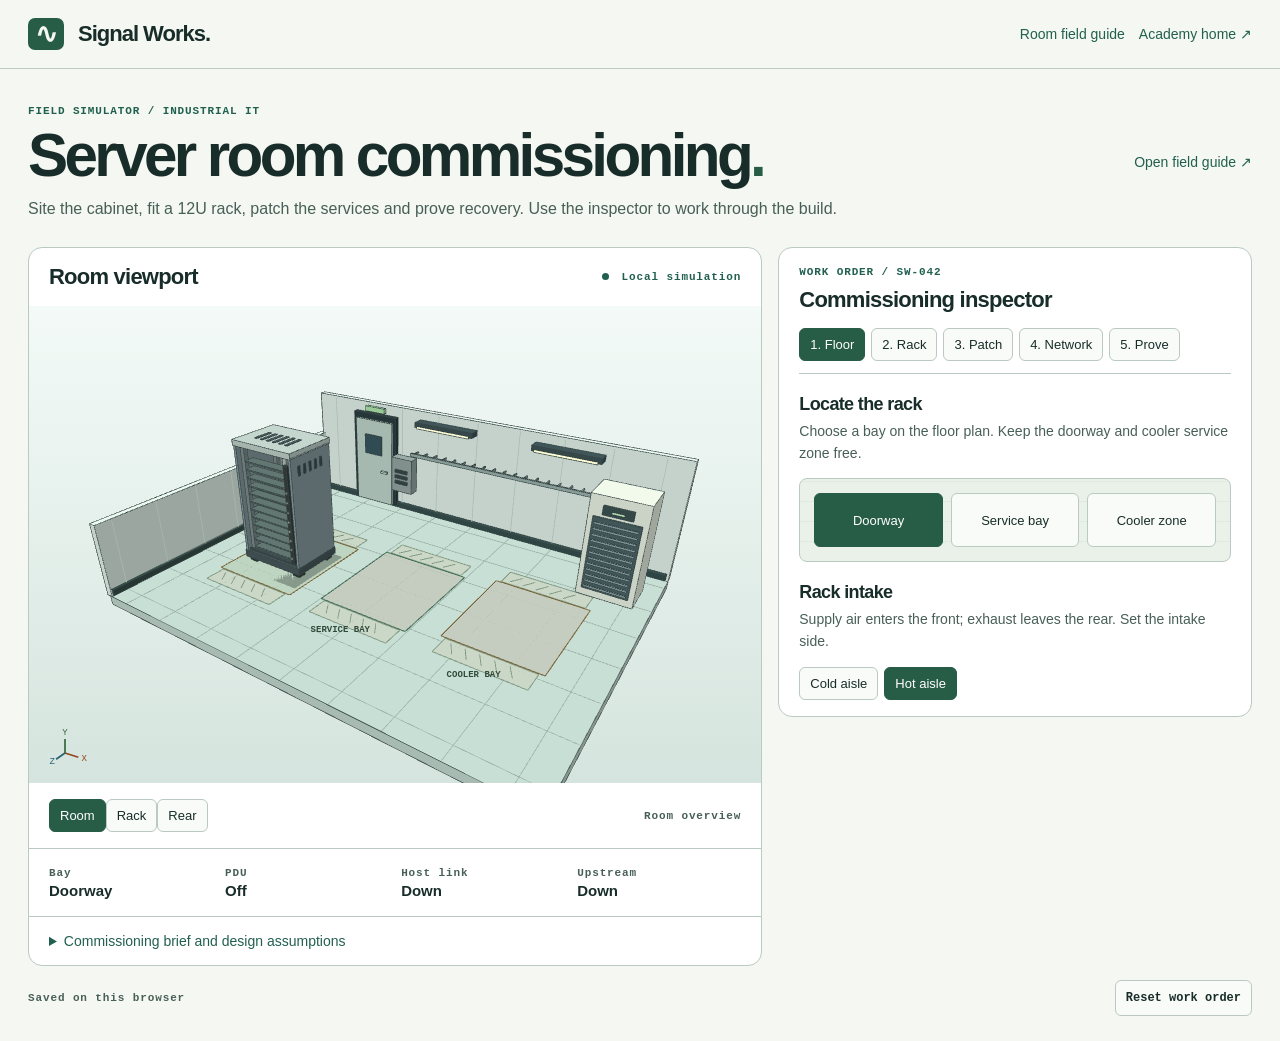
<file: room.html>
<!doctype html>
<html lang="en-AU">
  <head>
    <meta charset="utf-8" />
    <meta name="viewport" content="width=device-width,initial-scale=1" />
    <meta name="theme-color" content="#111b17" />
    <title>Server room commissioning | Signal Works</title>
    <link rel="stylesheet" href="room.css" />
    <script defer src="room-view.js"></script>
    <script defer src="room.js"></script>
  </head>
  <body>
    <a class="skip" href="#workspace">Skip to simulator</a>
    <header>
      <div class="frame bar">
        <a class="brand" href="index.html"
          ><span aria-hidden="true">∿</span> Signal Works.</a
        >
        <nav aria-label="Academy">
          <a href="room-guide.html">Room field guide</a
          ><a href="index.html">Academy home ↗</a>
        </nav>
      </div>
    </header>
    <main class="frame" id="workspace">
      <div class="intro">
        <div>
          <p class="kicker">FIELD SIMULATOR / INDUSTRIAL IT</p>
          <h1>Server room commissioning<span>.</span></h1>
          <p>
            Site the cabinet, fit a 12U rack, patch the services and prove
            recovery. Use the inspector to work through the build.
          </p>
        </div>
        <a class="guide" href="room-guide.html">Open field guide ↗</a>
      </div>
      <div class="workspace">
        <section class="viewport" aria-labelledby="view-title">
          <div class="view-top">
            <h2 id="view-title">Room viewport</h2>
            <span class="live"><i></i> Local simulation</span>
          </div>
          <div class="stage">
            <canvas
              id="room-view"
              aria-label="Interactive server room model. Use the inspector to make the same selections without the 3D view."
            ></canvas>
            <div id="view-fallback" hidden>
              3D view unavailable. The inspector and test controls remain
              available.
            </div>
          </div>
          <div class="view-tools">
            <div role="group" aria-label="Camera preset">
              <button type="button" data-camera="room" aria-pressed="true">
                Room</button
              ><button type="button" data-camera="rack" aria-pressed="false">
                Rack</button
              ><button type="button" data-camera="rear" aria-pressed="false">
                Rear
              </button>
            </div>
            <span id="picked">Room overview</span>
          </div>
          <div class="summary" id="readout"></div>
          <details class="basis">
            <summary>Commissioning brief and design assumptions</summary>
            <p>
              Work order SW-042: commission a single historian on the plant
              services network. Use the service bay; preserve the doorway and
              the cooler service zone. Point the rack intake towards the cold
              aisle. In this training design the UPS occupies U1 and U2. The
              other devices may use any non-overlapping free spaces.
            </p>
            <p>
              The PDU already feeds the server and switch; the UPS input has a
              utility feed. Patch P01 is already terminated to the upstream
              distribution switch. You need to connect the three remaining
              leads. The primary server interface is reserved as 10.42.8.20/24;
              use gateway 10.42.8.1, DNS 10.42.8.10 and access VLAN 42.
            </p>
            <p>
              The utility fault removes only the rack’s utility feed. The
              upstream distribution switch has independent power. The model
              observes a charged UPS at one instant; it does not simulate
              elapsed time, battery depletion or endurance. A pass verifies only
              this fictional configuration, not a physical room, electrical
              installation or UPS runtime.
            </p>
          </details>
        </section>
        <section class="inspector" aria-label="Commissioning inspector">
          <p class="kicker">WORK ORDER / SW-042</p>
          <h2>Commissioning inspector</h2>
          <nav id="steps" aria-label="Commissioning stages"></nav>
          <div id="panel"></div>
          <div id="notice" role="status" aria-live="polite"></div>
        </section>
      </div>
      <div class="bottom">
        <span id="storage">Saved on this browser</span
        ><button id="reset" type="button">Reset work order</button>
      </div>
    </main>
  </body>
</html>
</file>
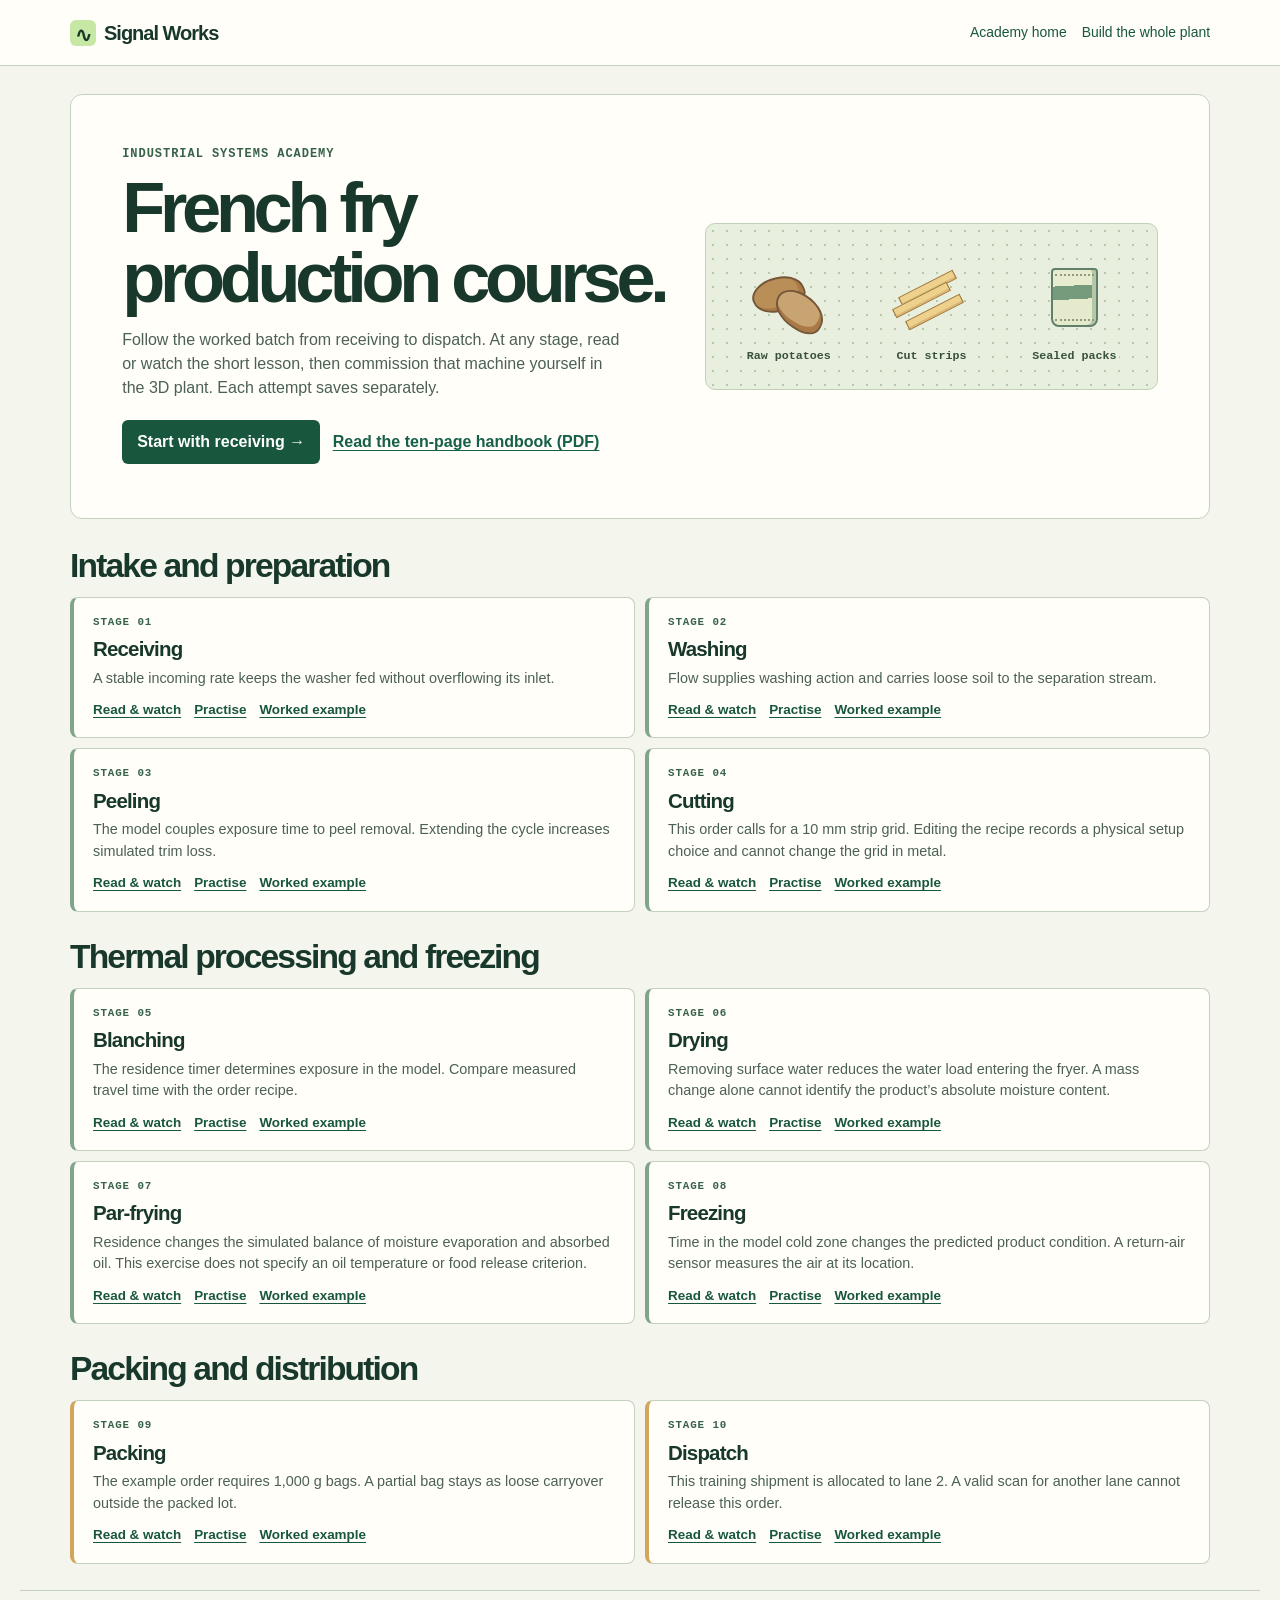
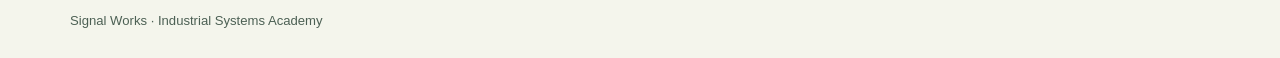
<file: stage-lessons.html>
<!doctype html>
<html lang="en-AU">
  <head>
    <meta charset="utf-8" />
    <meta name="viewport" content="width=device-width,initial-scale=1" />
    <meta name="theme-color" content="#f3f4eb" />
    <title>French fry production course | Signal Works</title>
    <script defer src="fry-process.js"></script>
    <style>
      :root {
        color-scheme: light;
        --paper: #f4f5ec;
        --panel: #fffef9;
        --ink: #19382c;
        --dim: #4c6054;
        --rule: #c4d1be;
        --green: #18563d;
        --sage: #dfebd6;
        --gold: #edc674;
        font:
          16px/1.5 Inter,
          "Segoe UI",
          Arial,
          sans-serif;
      }
      * {
        box-sizing: border-box;
      }
      body {
        margin: 0;
        background: var(--paper);
        color: var(--ink);
      }
      a {
        color: var(--green);
        text-underline-offset: 3px;
      }
      a:focus-visible {
        outline: 3px solid #a64d22;
        outline-offset: 3px;
      }
      header {
        background: var(--panel);
        border-bottom: 1px solid var(--rule);
      }
      .wrap {
        max-width: 1240px;
        margin: auto;
        padding: 0 clamp(16px, 4vw, 50px);
      }
      .bar {
        min-height: 65px;
        display: flex;
        align-items: center;
        justify-content: space-between;
        gap: 15px;
      }
      .brand {
        display: flex;
        gap: 8px;
        align-items: center;
        font-size: 1.25rem;
        font-weight: 770;
        letter-spacing: -0.05em;
        text-decoration: none;
        color: var(--ink);
      }
      .brand b {
        display: grid;
        place-items: center;
        background: #c7e8a5;
        border-radius: 6px;
        width: 26px;
        height: 26px;
      }
      .bar nav {
        display: flex;
        gap: 15px;
        align-items: center;
        font-size: 0.87rem;
      }
      .bar nav a {
        text-decoration: none;
      }
      .bar nav a:hover {
        text-decoration: underline;
      }
      .skip {
        position: absolute;
        left: -9999px;
      }
      .skip:focus {
        left: 12px;
        top: 10px;
        background: #fff;
        padding: 5px;
        z-index: 2;
      }
      .hero {
        display: grid;
        grid-template-columns: 1.1fr 0.9fr;
        align-items: center;
        gap: 30px;
        margin: 28px 0;
        padding: clamp(22px, 4vw, 52px);
        border: 1px solid var(--rule);
        border-radius: 12px;
        background: var(--panel);
      }
      .over,
      .stage-no {
        font:
          650 0.75rem/1.4 "IBM Plex Mono",
          Consolas,
          monospace;
        letter-spacing: 0.08em;
        text-transform: uppercase;
        color: #386248;
      }
      h1,
      h2,
      h3,
      p {
        margin: 0;
      }
      h1 {
        font-size: clamp(2.7rem, 5.5vw, 4.7rem);
        font-weight: 620;
        letter-spacing: -0.075em;
        line-height: 0.99;
        margin: 10px 0 16px;
      }
      h2 {
        font-size: clamp(1.5rem, 2.7vw, 2.1rem);
        font-weight: 650;
        letter-spacing: -0.055em;
        line-height: 1.14;
      }
      h3 {
        font-size: 1.28rem;
        letter-spacing: -0.04em;
        line-height: 1.15;
      }
      .lead {
        max-width: 56ch;
        color: var(--dim);
      }
      .start {
        display: inline-block;
        margin-top: 20px;
        padding: 10px 15px;
        border-radius: 6px;
        background: var(--green);
        color: #fff;
        text-decoration: none;
        font-weight: 650;
      }
      .journey {
        border: 1px solid #c0d1b8;
        border-radius: 10px;
        background-color: #e8efdf;
        background-image: radial-gradient(#b8c9aa 0.85px, transparent 0.85px);
        background-size: 14px 14px;
        padding: 23px 15px;
        display: grid;
        grid-template-columns: repeat(3, minmax(0, 1fr));
        align-items: end;
        gap: 8px;
      }
      .material {
        margin: 0;
        text-align: center;
      }
      .material figcaption {
        font:
          600 0.73rem/1.4 Consolas,
          monospace;
        color: #38513c;
        background: #e8efdf;
        display: inline-block;
        padding: 0 3px;
      }
      .sample {
        height: 95px;
        max-width: 95px;
        margin: auto;
        position: relative;
        display: block;
      }
      .sample i {
        position: absolute;
        display: block;
      }
      .tuber i {
        background: #ba8e57;
        border: 2px solid #745639;
        border-radius: 43% 55% 36% 55%;
        height: 35px;
        width: 53px;
        transform: rotate(-21deg);
        top: 30px;
        left: 11px;
        box-shadow: inset -4px -4px #aa7945;
      }
      .tuber i:nth-child(2) {
        background: #c9a473;
        left: 32px;
        top: 47px;
        transform: rotate(32deg);
      }
      .strips i {
        background: #efd18e;
        border: 1px solid #98763c;
        width: 61px;
        height: 10px;
        left: 13px;
        top: 36px;
        transform: rotate(-27deg);
        box-shadow: inset 0 -2px #dcb777;
      }
      .strips i:nth-child(2) {
        top: 48px;
        left: 7px;
      }
      .strips i:nth-child(3) {
        top: 60px;
        left: 20px;
      }
      .bag i {
        width: 47px;
        height: 59px;
        top: 21px;
        left: calc(50% - 23px);
        border: 2px solid #61806b;
        border-radius: 4px 4px 8px 8px;
        background: linear-gradient(
          177deg,
          #e7ecce 0 29%,
          #769b7c 29% 53%,
          #e4eacb 53% 100%
        );
        box-shadow: inset -4px 0 #b5c7a6;
      }
      .bag i::after {
        content: "";
        position: absolute;
        inset: 4px 2px;
        border-top: 2px dotted #8f9b7b;
        border-bottom: 2px dotted #8f9b7b;
      }
      .group {
        margin: 26px 0;
      }
      .group h2 {
        margin-bottom: 12px;
      }
      .cards {
        display: grid;
        grid-template-columns: repeat(2, minmax(0, 1fr));
        gap: 10px;
      }
      .stage-card {
        display: grid;
        align-content: start;
        gap: 7px;
        padding: 17px 19px;
        border-radius: 8px;
        border: 1px solid var(--rule);
        border-left: 4px solid #7fa58c;
        background: var(--panel);
      }
      .group:nth-of-type(3) .stage-card {
        border-left-color: #d2a55c;
      }
      .group:nth-of-type(4) .stage-card {
        border-left-color: #88aead;
      }
      .stage-no {
        font-size: 0.68rem;
      }
      .stage-card p {
        color: var(--dim);
        font-size: 0.9rem;
      }
      .links {
        display: flex;
        gap: 6px 13px;
        flex-wrap: wrap;
        margin-top: 4px;
      }
      .links a {
        font-size: 0.84rem;
        font-weight: 620;
      }
      .links a:first-child {
        font-weight: 730;
      }
      .foot {
        border-top: 1px solid var(--rule);
        padding-top: 20px;
        padding-bottom: 28px;
        font-size: 0.82rem;
        color: var(--dim);
      }
      @media (max-width: 730px) {
        .hero {
          grid-template-columns: 1fr;
          gap: 18px;
        }
        .journey {
          max-width: 480px;
          padding: 8px 12px;
        }
        .sample {
          height: 80px;
        }
        .cards {
          grid-template-columns: 1fr;
        }
        .bar nav {
          gap: 9px;
          font-size: 0.78rem;
        }
      }
      @media (max-width: 420px) {
        .hero {
          margin: 16px 0;
          padding: 18px;
        }
        .bar {
          flex-wrap: wrap;
          gap: 3px;
          padding-top: 8px;
          padding-bottom: 8px;
        }
        .bar nav {
          flex-wrap: wrap;
        }
        .stage-card {
          padding: 14px;
        }
      }
      .print-link {
        color: #165f48;
        display: inline-block;
        margin: 12px 8px;
        font-weight: 650;
      }
    </style>
  </head>
  <body>
    <a class="skip" href="#course">Skip to course</a>
    <header>
      <div class="wrap bar">
        <a class="brand" href="index.html"
          ><b aria-hidden="true">∿</b> Signal Works</a
        >
        <nav aria-label="Academy">
          <a href="index.html">Academy home</a
          ><a href="fries.html?mode=build#site">Build the whole plant</a>
        </nav>
      </div>
    </header>
    <main class="wrap" id="course">
      <section class="hero">
        <div>
          <p class="over">Industrial Systems Academy</p>
          <h1>French fry<br />production course.</h1>
          <p class="lead">
            Follow the worked batch from receiving to dispatch. At any stage,
            read or watch the short lesson, then commission that machine
            yourself in the 3D plant. Each attempt saves separately.
          </p>
          <a
            class="start"
            href="fries.html?mode=practice&amp;stage=receive#lesson/receive"
            >Start with receiving →</a
          >
          <a class="print-link" href="stage-handbook.pdf"
            >Read the ten-page handbook (PDF)</a
          >
        </div>
        <div
          class="journey"
          aria-label="Material changes from potatoes to cut fries and sealed packs"
        >
          <figure class="material">
            <span class="sample tuber" aria-hidden="true"><i></i><i></i></span>
            <figcaption>Raw potatoes</figcaption>
          </figure>
          <figure class="material">
            <span class="sample strips" aria-hidden="true"
              ><i></i><i></i><i></i
            ></span>
            <figcaption>Cut strips</figcaption>
          </figure>
          <figure class="material">
            <span class="sample bag" aria-hidden="true"><i></i></span>
            <figcaption>Sealed packs</figcaption>
          </figure>
        </div>
      </section>
      <div id="stage-list" aria-label="Course stages"></div>
      <noscript>Enable JavaScript to open the ten stage workstations.</noscript>
    </main>
    <footer class="wrap foot">Signal Works · Industrial Systems Academy</footer>
    <script>
      document.addEventListener("DOMContentLoaded", () => {
        const root = document.getElementById("stage-list");
        const stages = window.FryProcess?.stages;
        if (!Array.isArray(stages)) {
          root.textContent =
            "The stage catalogue could not be loaded. Open this page alongside its course files.";
          return;
        }
        const groups = [
          ["Intake and preparation", 0, 4],
          ["Thermal processing and freezing", 4, 8],
          ["Packing and distribution", 8, 10],
        ];
        const node = (tag, content, cls) => {
          const el = document.createElement(tag);
          el.textContent = content;
          if (cls) el.className = cls;
          return el;
        };
        for (const [title, first, last] of groups) {
          const group = node("section", "", "group"),
            cards = node("div", "", "cards");
          group.append(node("h2", title), cards);
          for (const [offset, stage] of stages.slice(first, last).entries()) {
            const article = node("article", "", "stage-card");
            article.id = stage.id;
            const links = node("div", "", "links");
            article.append(
              node(
                "span",
                "Stage " + String(first + offset + 1).padStart(2, "0"),
                "stage-no",
              ),
              node("h3", stage.name),
              node("p", stage.reason),
              links,
            );
            for (const [label, mode, area] of [
              ["Read & watch", "practice", "lesson"],
              ["Practise", "practice", "floor"],
              ["Worked example", "stageworked", "floor"],
            ]) {
              const a = node("a", label);
              const id = encodeURIComponent(stage.id);
              a.href =
                "fries.html?mode=" +
                mode +
                "&stage=" +
                id +
                "#" +
                area +
                "/" +
                id;
              a.setAttribute("aria-label", label + " · " + stage.name);
              links.append(a);
            }
            cards.append(article);
          }
          root.append(group);
        }
      });
    </script>
  </body>
</html>
</file>
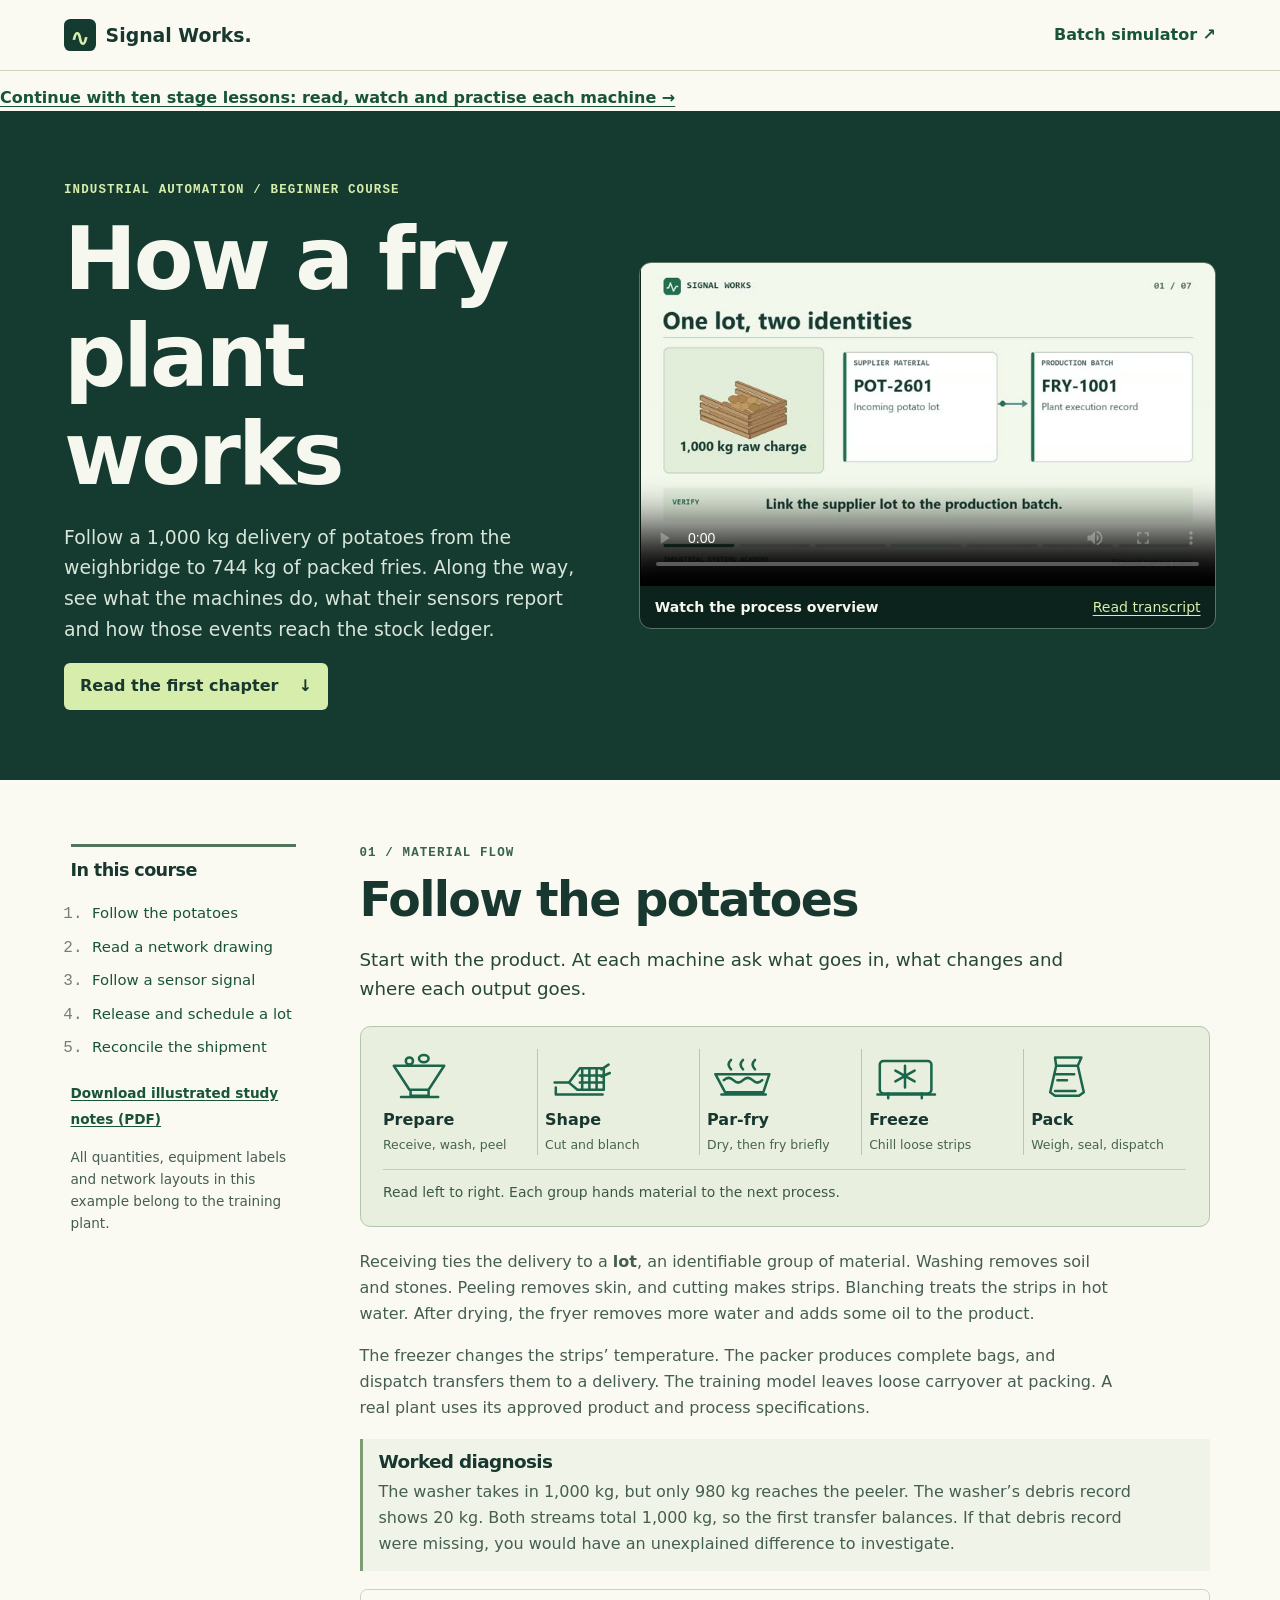
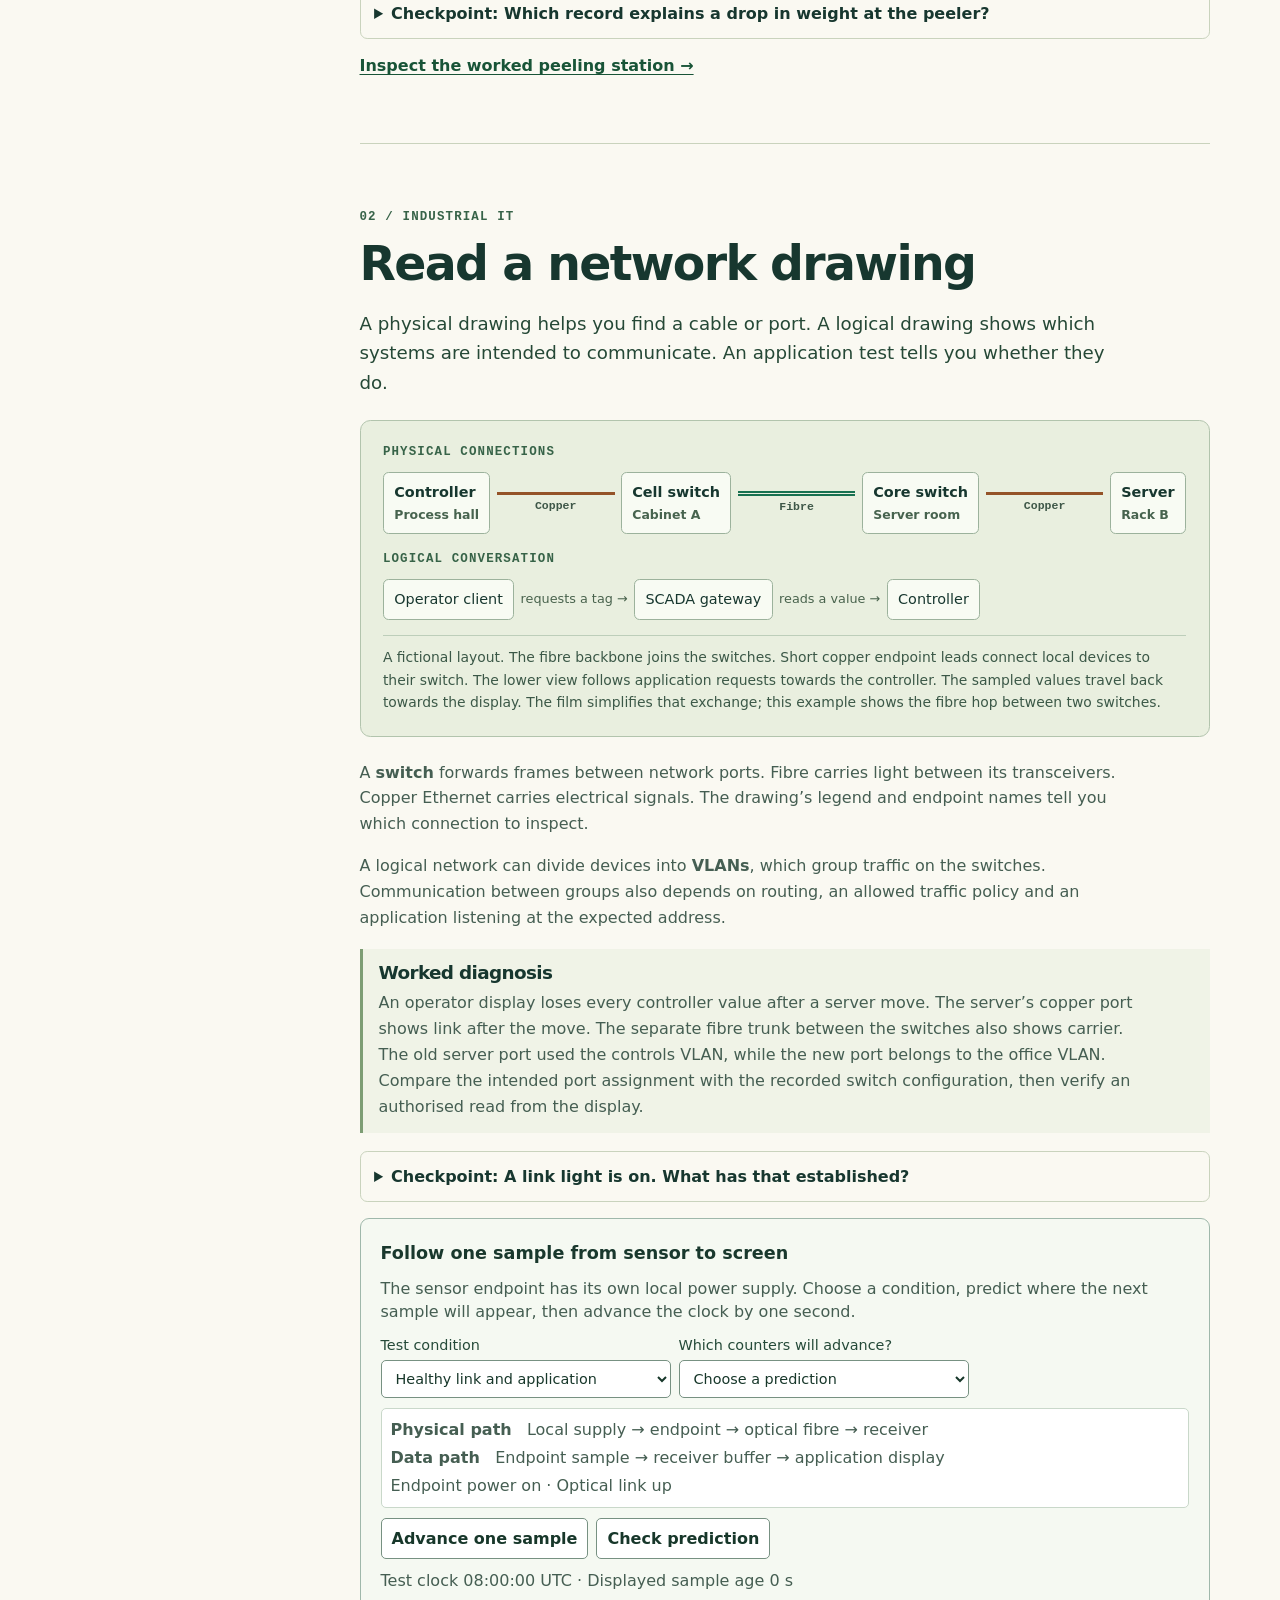
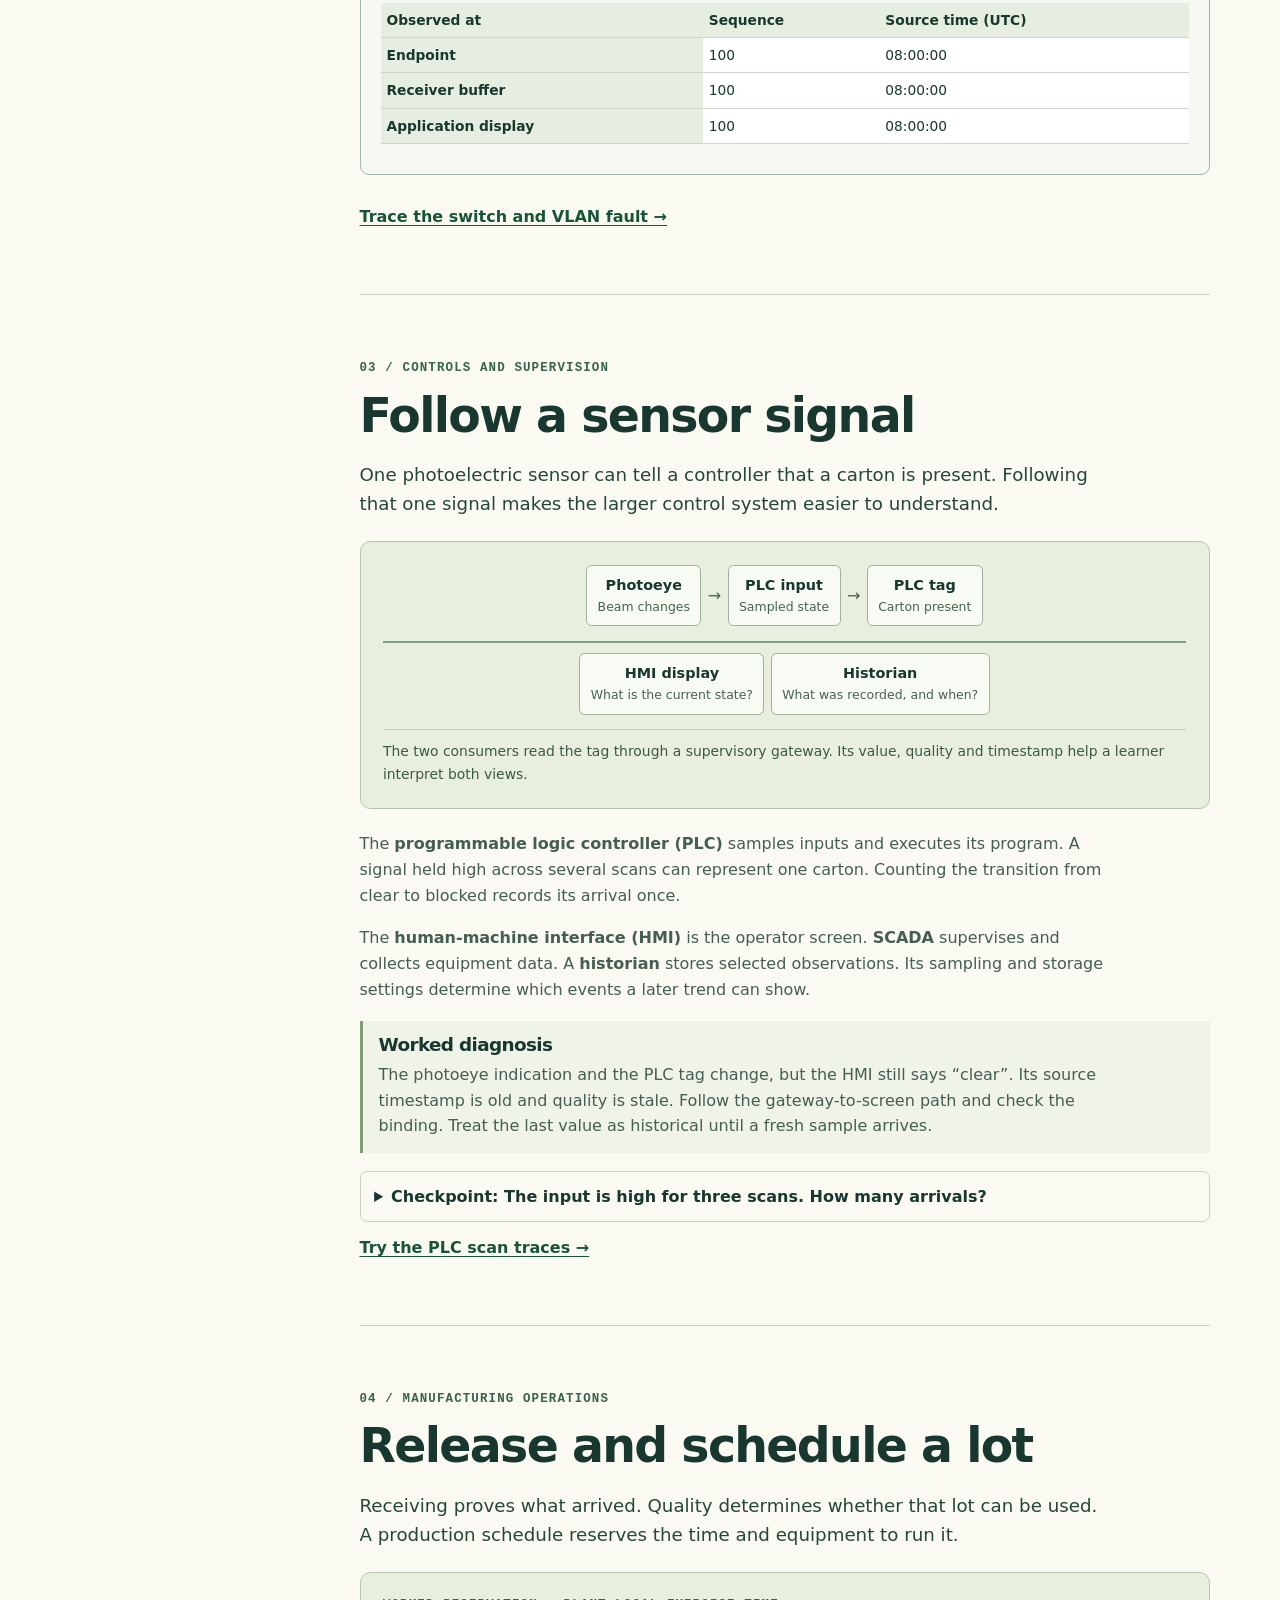
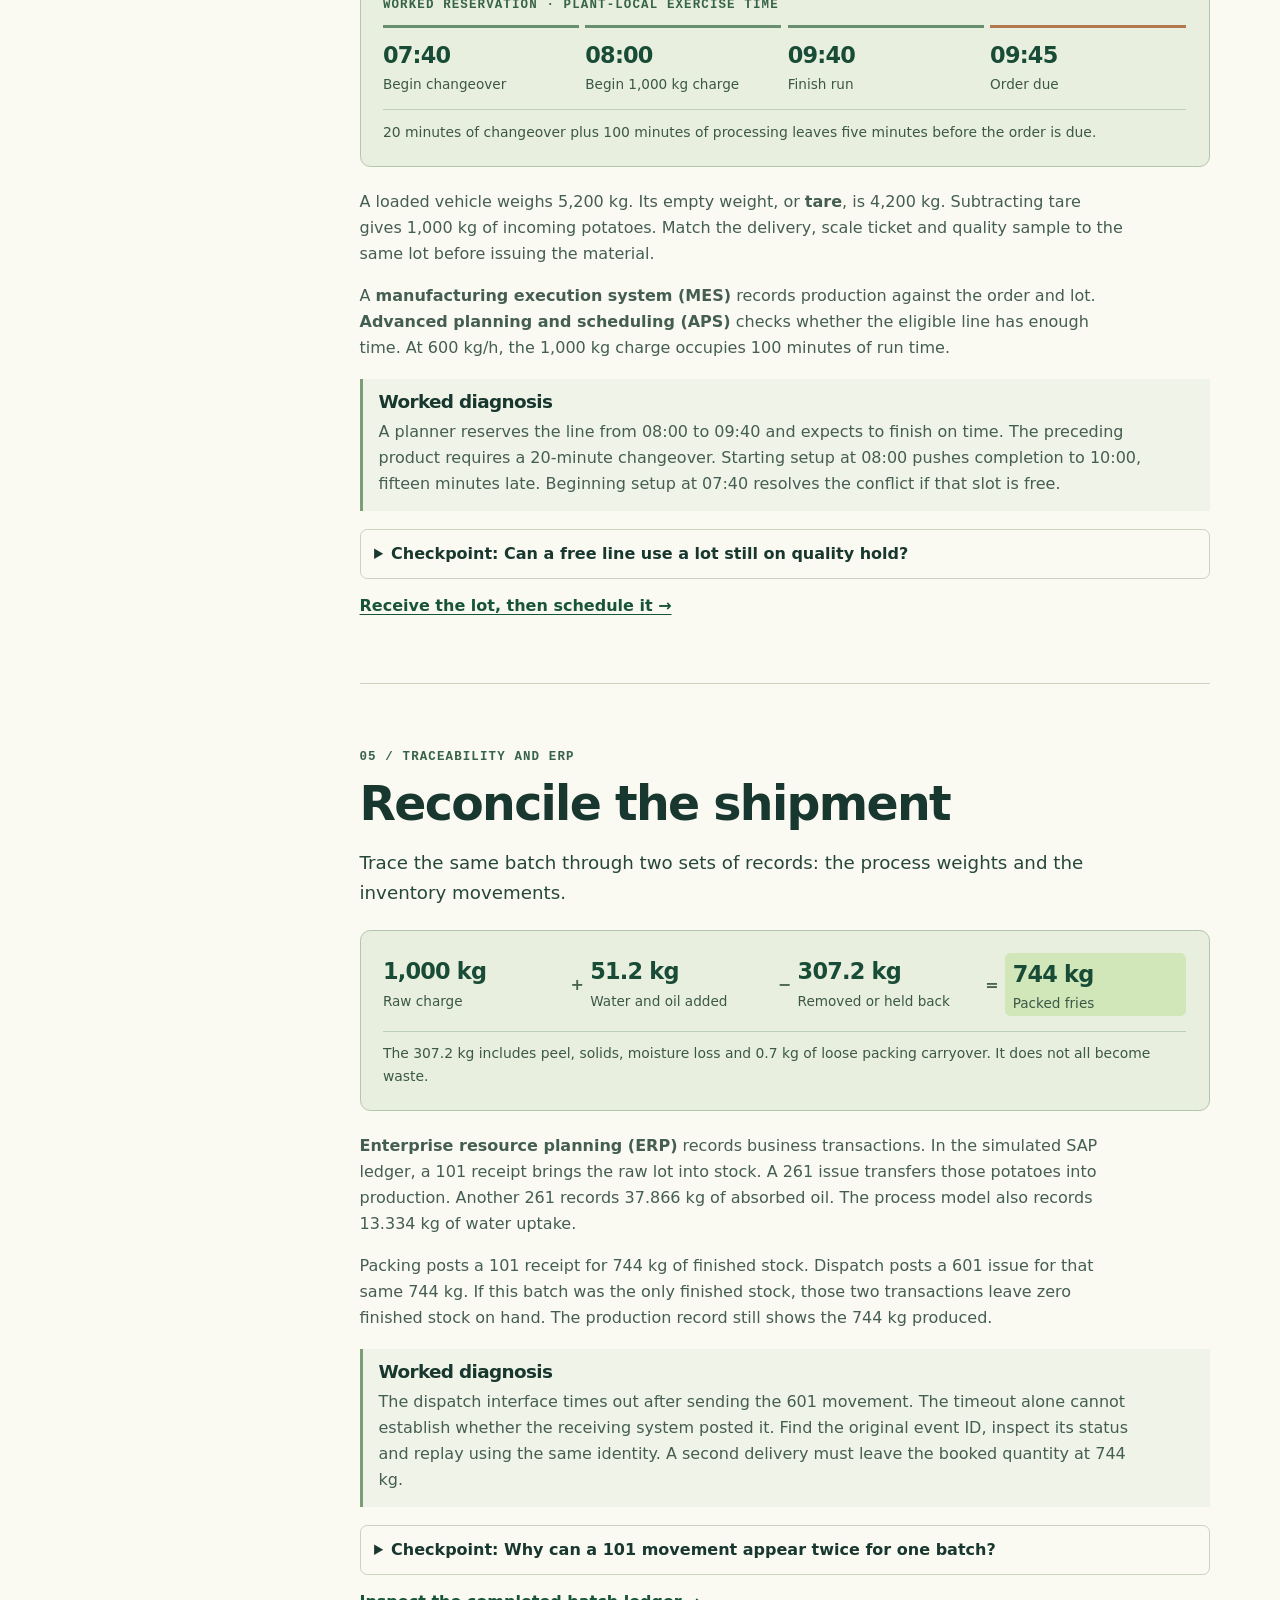
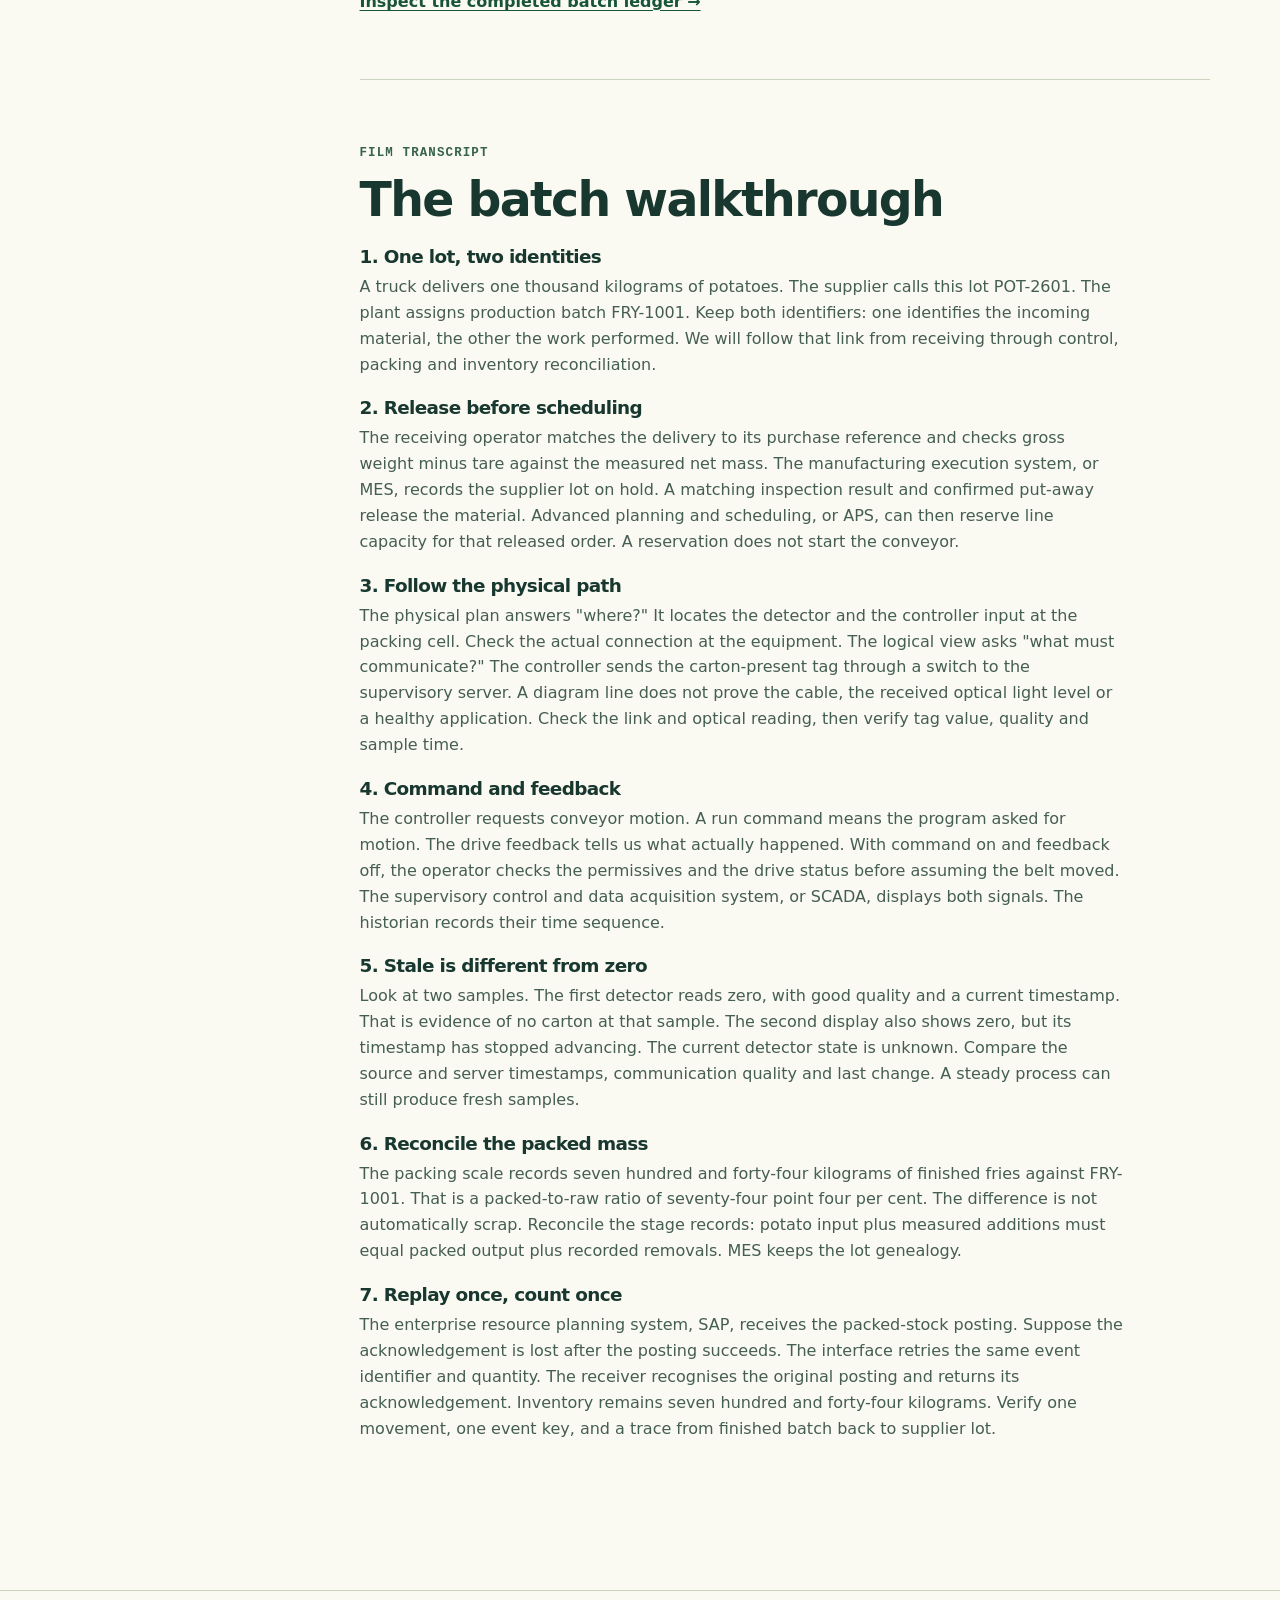
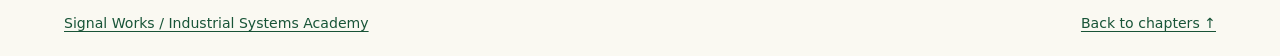
<file: study.html>
<!doctype html>
<html lang="en-AU"><head>
<meta charset="utf-8"><meta name="viewport" content="width=device-width,initial-scale=1">
<meta name="description" content="A beginner’s guide to fry production, industrial networks, PLCs, production planning and material reconciliation, using one fictional batch.">
<title>How a fry plant works | Signal Works</title><link rel="stylesheet" href="study.css"><script defer src="study-link.js"></script>
</head><body><a class="skip" href="#course">Skip to chapters</a>
<header><div><a class="brand" href="index.html"><b aria-hidden="true">∿</b>Signal Works.</a><a href="fries.html?mode=batch#momentum">Batch simulator ↗</a></div></header>
<main><p class="lab"><a href="stage-lessons.html">Continue with ten stage lessons: read, watch and practise each machine →</a></p>
<section class="mast"><div class="intro"><p class="topic">Industrial automation / Beginner course</p><h1>How a fry <br>plant works</h1><p>Follow a 1,000 kg delivery of potatoes from the weighbridge to 744 kg of packed fries. Along the way, see what the machines do, what their sensors report and how those events reach the stock ledger.</p><a class="cta" href="#line">Read the first chapter <span aria-hidden="true">↓</span></a></div>
<figure class="film"><video poster="[data-uri]" controls playsinline preload="metadata" aria-label="How a fry plant works: introductory film"><source data-film-src="study-film.mp4" type="video/mp4"><template id="caption-source"><track kind="captions" srclang="en" label="English" src="study-film.vtt" default></template>Your browser cannot play this film. The transcript is available below.</video>
<script>
(() => {
  const video = document.currentScript.previousElementSibling;
  const source = video.querySelector("source");
  const file = source.dataset.filmSrc;
  if (location.protocol === "file:") { source.src = file; video.load(); return; }
  // The public static origin serves the whole MP4 for range requests. A local blob
  // gives the player a random-access source for scrubbing through the lesson.
  video.controls = false;
  video.setAttribute("aria-busy", "true");
  const loading = document.createElement("small");
  loading.setAttribute("role", "status");
  loading.textContent = "Loading the narrated film…";
  video.after(loading);
  (async () => {
    try {
      const response = await fetch(file);
      if (!response.ok) throw new Error("Film download failed");
      video.src = URL.createObjectURL(await response.blob());
    } catch {
      source.src = file;
      video.load();
    } finally {
      video.controls = true;
      video.removeAttribute("aria-busy");
      loading.remove();
    }
  })();
})();
</script><noscript><a href="study-film.mp4">Open the narrated film</a></noscript><figcaption><b>Watch the process overview</b><a href="#transcript">Read transcript</a></figcaption></figure></section>
<script type="text/vtt" id="offline-captions">
WEBVTT

00:00:00.400 --> 00:00:08.917
A truck delivers one thousand kilograms of
potatoes. The supplier calls this lot
POT-2601.

00:00:09.092 --> 00:00:13.049
The plant assigns production batch FRY-1001.

00:00:13.094 --> 00:00:22.273
Keep both identifiers: one identifies the
incoming material, the other the work
performed.

00:00:22.448 --> 00:00:25.861
We will follow that link from receiving
through control,

00:00:25.906 --> 00:00:28.640
packing and inventory reconciliation.

00:00:29.465 --> 00:00:33.980
The receiving operator matches the delivery to
its purchase reference

00:00:34.025 --> 00:00:38.284
and checks gross weight minus tare against the
measured net mass.

00:00:38.459 --> 00:00:45.019
The manufacturing execution system, or MES,
records the supplier lot on hold.

00:00:45.064 --> 00:00:49.754
A matching inspection result and confirmed
put-away release the material.

00:00:49.929 --> 00:00:53.378
Advanced planning and scheduling, or APS,

00:00:53.423 --> 00:00:57.128
can then reserve line capacity for that
released order.

00:00:57.173 --> 00:00:59.938
A reservation does not start the conveyor.

00:01:00.763 --> 00:01:03.482
The physical plan answers "where?"

00:01:03.527 --> 00:01:07.796
It locates the detector and the controller
input at the packing cell.

00:01:07.841 --> 00:01:10.858
Check the actual connection at the equipment.

00:01:11.033 --> 00:01:14.664
The logical view asks "what must communicate?"

00:01:14.709 --> 00:01:20.333
The controller sends the carton-present tag
through a switch to the supervisory server.

00:01:20.508 --> 00:01:23.439
A diagram line does not prove the cable,

00:01:23.484 --> 00:01:27.390
the received optical light level or a healthy
application.

00:01:27.435 --> 00:01:33.832
Check the link and optical reading, then
verify tag value, quality and sample time.

00:01:34.657 --> 00:01:41.645
The controller requests conveyor motion. A run
command means the program asked for motion.

00:01:41.690 --> 00:01:45.308
The drive feedback tells us what actually
happened.

00:01:45.483 --> 00:01:47.821
With command on and feedback off,

00:01:47.866 --> 00:01:53.369
the operator checks the permissives and the
drive status before assuming the belt moved.

00:01:53.544 --> 00:02:00.325
The supervisory control and data acquisition
system, or SCADA, displays both signals.

00:02:00.370 --> 00:02:03.515
The historian records their time sequence.

00:02:04.340 --> 00:02:09.179
Look at two samples. The first detector reads
zero,

00:02:09.224 --> 00:02:16.178
with good quality and a current timestamp.
That is evidence of no carton at that sample.

00:02:16.353 --> 00:02:22.066
The second display also shows zero, but its
timestamp has stopped advancing.

00:02:22.111 --> 00:02:24.778
The current detector state is unknown.

00:02:24.953 --> 00:02:31.152
Compare the source and server timestamps,
communication quality and last change.

00:02:31.197 --> 00:02:34.841
A steady process can still produce fresh
samples.

00:02:35.666 --> 00:02:38.811
The packing scale records seven hundred

00:02:38.856 --> 00:02:43.747
and forty-four kilograms of finished fries
against FRY-1001.

00:02:43.922 --> 00:02:48.599
That is a packed-to-raw ratio of seventy-four
point four per cent.

00:02:48.644 --> 00:02:51.653
The difference is not automatically scrap.

00:02:51.828 --> 00:02:58.474
Reconcile the stage records: potato input plus
measured additions must equal packed output

00:02:58.519 --> 00:03:03.637
plus recorded removals. MES keeps the lot
genealogy.

00:03:04.462 --> 00:03:10.509
The enterprise resource planning system, SAP,
receives the packed-stock posting.

00:03:10.554 --> 00:03:14.701
Suppose the acknowledgement is lost after the
posting succeeds.

00:03:14.876 --> 00:03:19.391
The interface retries the same event
identifier and quantity.

00:03:19.436 --> 00:03:24.414
The receiver recognises the original posting
and returns its acknowledgement.

00:03:24.589 --> 00:03:28.694
Inventory remains seven hundred and forty-four
kilograms.

00:03:28.739 --> 00:03:35.040
Verify one movement, one event key, and a
trace from finished batch back to supplier
lot.
</script>
<script>
(() => {
  const caption = document.getElementById('caption-source').content.firstElementChild.cloneNode(true);
  if (location.protocol === 'file:') {
    const text = document.getElementById('offline-captions').textContent.trimStart();
    caption.src = URL.createObjectURL(new Blob([text], {type: 'text/vtt'}));
  }
  document.querySelector('.film video').append(caption);
})();
</script>
<div class="body-grid" id="course">
<nav class="contents" aria-label="Course chapters"><h2>In this course</h2><ol><li><a href="#line">Follow the potatoes</a></li><li><a href="#network">Read a network drawing</a></li><li><a href="#controls">Follow a sensor signal</a></li><li><a href="#planning">Release and schedule a lot</a></li><li><a href="#trace">Reconcile the shipment</a></li></ol><a class="pdf" href="study-notes.pdf" download>Download illustrated study notes (PDF)</a><p>All quantities, equipment labels and network layouts in this example belong to the training plant.</p></nav>
<div class="chapters">
<section class="chapter" id="line"><p class="topic">01 / Material flow</p><h2>Follow the potatoes</h2><p class="lead">Start with the product. At each machine ask what goes in, what changes and where each output goes.</p>
<figure class="drawing"><div class="flow"><div><svg viewBox="0 0 60 46" aria-hidden="true" focusable="false"><path d="M9 14h42L38 34H22zM23 34v5h15v-5"/><circle cx="22" cy="10" r="3"/><ellipse cx="34" cy="8" rx="4" ry="3"/><path d="M15 40h31"/></svg><b>Prepare</b><small>Receive, wash, peel</small></div><div><svg viewBox="0 0 60 46" aria-hidden="true" focusable="false"><path d="M8 28h12l9-12h20v18H27l-7-6M31 16v18m6-18v18m6-18v18m-14-12h20m-20 6h20M9 32v6h39"/><path d="M47 17l6-4m-6 10 7-3"/></svg><b>Shape</b><small>Cut and blanch</small></div><div><svg viewBox="0 0 60 46" aria-hidden="true" focusable="false"><path d="M7 21h45l-5 15H15zM12 38h37M14 26q4-4 8 0t8 0 8 0 8 0m-26-9q-4-4 0-8m10 8q-4-4 0-8m10 8q-4-4 0-8"/></svg><b>Par-fry</b><small>Dry, then fry briefly</small></div><div><svg viewBox="0 0 60 46" aria-hidden="true" focusable="false"><rect x="9" y="10" width="43" height="27" rx="3"/><path d="M30 14v18m-8-14 16 9m0-9-16 9M7 38h48m-39-1v4m28-4v4"/></svg><b>Freeze</b><small>Chill loose strips</small></div><div><svg viewBox="0 0 60 46" aria-hidden="true" focusable="false"><path d="M20 7h22l-3 7 5 22-4 3H20l-4-3 5-22zM21 14h17m-17 7h15m-14 5h8m-10 9h17"/></svg><b>Pack</b><small>Weigh, seal, dispatch</small></div></div><figcaption>Read left to right. Each group hands material to the next process.</figcaption></figure>
<p>Receiving ties the delivery to a <strong>lot</strong>, an identifiable group of material. Washing removes soil and stones. Peeling removes skin, and cutting makes strips. Blanching treats the strips in hot water. After drying, the fryer removes more water and adds some oil to the product.</p>
<p>The freezer changes the strips’ temperature. The packer produces complete bags, and dispatch transfers them to a delivery. The training model leaves loose carryover at packing. A real plant uses its approved product and process specifications.</p>
<div class="diagnosis"><h3>Worked diagnosis</h3><p>The washer takes in 1,000 kg, but only 980 kg reaches the peeler. The washer’s debris record shows 20 kg. Both streams total 1,000 kg, so the first transfer balances. If that debris record were missing, you would have an unexplained difference to investigate.</p></div>
<details><summary>Checkpoint: Which record explains a drop in weight at the peeler?</summary><p>Compare the peeled product and the peel-removal stream from the same lot and time interval. A start command alone cannot explain the weight change. Compare the two measured material streams.</p></details><a class="lab" href="fries.html?mode=worked#floor/peel">Inspect the worked peeling station →</a></section>
<section class="chapter" id="network"><p class="topic">02 / Industrial IT</p><h2>Read a network drawing</h2><p class="lead">A physical drawing helps you find a cable or port. A logical drawing shows which systems are intended to communicate. An application test tells you whether they do.</p>
<figure class="drawing network"><p class="drawing-title">Physical connections</p><div class="net-chain"><b>Controller<br><small>Process hall</small></b><span class="wire copper"><i></i>Copper</span><b>Cell switch<br><small>Cabinet A</small></b><span class="wire fibre"><i></i>Fibre</span><b>Core switch<br><small>Server room</small></b><span class="wire copper"><i></i>Copper</span><b>Server<br><small>Rack B</small></b></div>
<p class="drawing-title">Logical conversation</p><div class="conversation"><span>Operator client</span><em>requests a tag</em><span>SCADA gateway</span><em>reads a value</em><span>Controller</span></div><figcaption>A fictional layout. The fibre backbone joins the switches. Short copper endpoint leads connect local devices to their switch. The lower view follows application requests towards the controller. The sampled values travel back towards the display. The film simplifies that exchange; this example shows the fibre hop between two switches.</figcaption></figure>
<p>A <strong>switch</strong> forwards frames between network ports. Fibre carries light between its transceivers. Copper Ethernet carries electrical signals. The drawing’s legend and endpoint names tell you which connection to inspect.</p>
<p>A logical network can divide devices into <strong>VLANs</strong>, which group traffic on the switches. Communication between groups also depends on routing, an allowed traffic policy and an application listening at the expected address.</p>
<div class="diagnosis"><h3>Worked diagnosis</h3><p>An operator display loses every controller value after a server move. The server’s copper port shows link after the move. The separate fibre trunk between the switches also shows carrier. The old server port used the controls VLAN, while the new port belongs to the office VLAN. Compare the intended port assignment with the recorded switch configuration, then verify an authorised read from the display.</p></div>
<details><summary>Checkpoint: A link light is on. What has that established?</summary><p>The network interfaces detect a physical link. You still need evidence of the correct VLAN, address, route, application access and a fresh value. A named application read tests more of the path than the link light.</p></details><div data-study-link></div><a class="lab" href="equipment.html#network">Trace the switch and VLAN fault →</a></section>
<section class="chapter" id="controls"><p class="topic">03 / Controls and supervision</p><h2>Follow a sensor signal</h2><p class="lead">One photoelectric sensor can tell a controller that a carton is present. Following that one signal makes the larger control system easier to understand.</p>
<figure class="drawing"><div class="signal"><span><b>Photoeye</b><small>Beam changes</small></span><i>→</i><span><b>PLC input</b><small>Sampled state</small></span><i>→</i><span><b>PLC tag</b><small>Carton present</small></span></div><div class="branches"><div><b>HMI display</b><small>What is the current state?</small></div><div><b>Historian</b><small>What was recorded, and when?</small></div></div><figcaption>The two consumers read the tag through a supervisory gateway. Its value, quality and timestamp help a learner interpret both views.</figcaption></figure>
<p>The <strong>programmable logic controller (PLC)</strong> samples inputs and executes its program. A signal held high across several scans can represent one carton. Counting the transition from clear to blocked records its arrival once.</p>
<p>The <strong>human-machine interface (HMI)</strong> is the operator screen. <strong>SCADA</strong> supervises and collects equipment data. A <strong>historian</strong> stores selected observations. Its sampling and storage settings determine which events a later trend can show.</p>
<div class="diagnosis"><h3>Worked diagnosis</h3><p>The photoeye indication and the PLC tag change, but the HMI still says “clear”. Its source timestamp is old and quality is stale. Follow the gateway-to-screen path and check the binding. Treat the last value as historical until a fresh sample arrives.</p></div>
<details><summary>Checkpoint: The input is high for three scans. How many arrivals?</summary><p>If the previous sample was low and the input remained high, the trace contains one rising edge. Counting every high scan would report three arrivals. A pulse that falls entirely between samples poses a different problem: the controller may miss it.</p></details><a class="lab" href="equipment.html#plc">Try the PLC scan traces →</a></section>
<section class="chapter" id="planning"><p class="topic">04 / Manufacturing operations</p><h2>Release and schedule a lot</h2><p class="lead">Receiving proves what arrived. Quality determines whether that lot can be used. A production schedule reserves the time and equipment to run it.</p>
<figure class="drawing"><p class="drawing-title">Worked reservation · plant-local exercise time</p><div class="timeline"><div><b>07:40</b><span>Begin changeover</span></div><div><b>08:00</b><span>Begin 1,000 kg charge</span></div><div><b>09:40</b><span>Finish run</span></div><div><b>09:45</b><span>Order due</span></div></div><figcaption>20 minutes of changeover plus 100 minutes of processing leaves five minutes before the order is due.</figcaption></figure>
<p>A loaded vehicle weighs 5,200 kg. Its empty weight, or <strong>tare</strong>, is 4,200 kg. Subtracting tare gives 1,000 kg of incoming potatoes. Match the delivery, scale ticket and quality sample to the same lot before issuing the material.</p>
<p>A <strong>manufacturing execution system (MES)</strong> records production against the order and lot. <strong>Advanced planning and scheduling (APS)</strong> checks whether the eligible line has enough time. At 600 kg/h, the 1,000 kg charge occupies 100 minutes of run time.</p>
<div class="diagnosis"><h3>Worked diagnosis</h3><p>A planner reserves the line from 08:00 to 09:40 and expects to finish on time. The preceding product requires a 20-minute changeover. Starting setup at 08:00 pushes completion to 10:00, fifteen minutes late. Beginning setup at 07:40 resolves the conflict if that slot is free.</p></div>
<details><summary>Checkpoint: Can a free line use a lot still on quality hold?</summary><p>The scheduler can show available capacity. Material release is another condition: the lot needs an accepted quality result, correct identity and sufficient quantity before it can enter this training order.</p></details><a class="lab" href="fries.html?mode=batch#momentum">Receive the lot, then schedule it →</a></section>
<section class="chapter" id="trace"><p class="topic">05 / Traceability and ERP</p><h2>Reconcile the shipment</h2><p class="lead">Trace the same batch through two sets of records: the process weights and the inventory movements.</p>
<figure class="drawing"><div class="balance"><div><b>1,000 kg</b><span>Raw charge</span></div><i>+</i><div><b>51.2 kg</b><span>Water and oil added</span></div><i>−</i><div><b>307.2 kg</b><span>Removed or held back</span></div><i>=</i><div class="total"><b>744 kg</b><span>Packed fries</span></div></div><figcaption>The 307.2 kg includes peel, solids, moisture loss and 0.7 kg of loose packing carryover. It does not all become waste.</figcaption></figure>
<p><strong>Enterprise resource planning (ERP)</strong> records business transactions. In the simulated SAP ledger, a 101 receipt brings the raw lot into stock. A 261 issue transfers those potatoes into production. Another 261 records 37.866 kg of absorbed oil. The process model also records 13.334 kg of water uptake.</p>
<p>Packing posts a 101 receipt for 744 kg of finished stock. Dispatch posts a 601 issue for that same 744 kg. If this batch was the only finished stock, those two transactions leave zero finished stock on hand. The production record still shows the 744 kg produced.</p>
<div class="diagnosis"><h3>Worked diagnosis</h3><p>The dispatch interface times out after sending the 601 movement. The timeout alone cannot establish whether the receiving system posted it. Find the original event ID, inspect its status and replay using the same identity. A second delivery must leave the booked quantity at 744 kg.</p></div>
<details><summary>Checkpoint: Why can a 101 movement appear twice for one batch?</summary><p>The material and business event distinguish them. One 101 records a receipt of raw potatoes. The later 101 records newly packed finished goods. Each has its own event ID. Repeating the finished receipt with the same event ID should leave its stock effect unchanged.</p></details><a class="lab" href="fries.html?mode=worked#sap">Inspect the completed batch ledger →</a></section>
<section class="chapter transcript" id="transcript"><p class="topic">Film transcript</p><h2>The batch walkthrough</h2><div class="voice"><h3>1. One lot, two identities</h3><p>A truck delivers one thousand kilograms of potatoes. The supplier calls this lot POT-2601. The plant assigns production batch FRY-1001. Keep both identifiers: one identifies the incoming material, the other the work performed. We will follow that link from receiving through control, packing and inventory reconciliation.</p></div>
<div class="voice"><h3>2. Release before scheduling</h3><p>The receiving operator matches the delivery to its purchase reference and checks gross weight minus tare against the measured net mass. The manufacturing execution system, or MES, records the supplier lot on hold. A matching inspection result and confirmed put-away release the material. Advanced planning and scheduling, or APS, can then reserve line capacity for that released order. A reservation does not start the conveyor.</p></div>
<div class="voice"><h3>3. Follow the physical path</h3><p>The physical plan answers "where?" It locates the detector and the controller input at the packing cell. Check the actual connection at the equipment. The logical view asks "what must communicate?" The controller sends the carton-present tag through a switch to the supervisory server. A diagram line does not prove the cable, the received optical light level or a healthy application. Check the link and optical reading, then verify tag value, quality and sample time.</p></div>
<div class="voice"><h3>4. Command and feedback</h3><p>The controller requests conveyor motion. A run command means the program asked for motion. The drive feedback tells us what actually happened. With command on and feedback off, the operator checks the permissives and the drive status before assuming the belt moved. The supervisory control and data acquisition system, or SCADA, displays both signals. The historian records their time sequence.</p></div>
<div class="voice"><h3>5. Stale is different from zero</h3><p>Look at two samples. The first detector reads zero, with good quality and a current timestamp. That is evidence of no carton at that sample. The second display also shows zero, but its timestamp has stopped advancing. The current detector state is unknown. Compare the source and server timestamps, communication quality and last change. A steady process can still produce fresh samples.</p></div>
<div class="voice"><h3>6. Reconcile the packed mass</h3><p>The packing scale records seven hundred and forty-four kilograms of finished fries against FRY-1001. That is a packed-to-raw ratio of seventy-four point four per cent. The difference is not automatically scrap. Reconcile the stage records: potato input plus measured additions must equal packed output plus recorded removals. MES keeps the lot genealogy.</p></div>
<div class="voice"><h3>7. Replay once, count once</h3><p>The enterprise resource planning system, SAP, receives the packed-stock posting. Suppose the acknowledgement is lost after the posting succeeds. The interface retries the same event identifier and quantity. The receiver recognises the original posting and returns its acknowledgement. Inventory remains seven hundred and forty-four kilograms. Verify one movement, one event key, and a trace from finished batch back to supplier lot.</p></div></section>
</div></div></main><footer><a href="index.html">Signal Works / Industrial Systems Academy</a><a href="#course">Back to chapters ↑</a></footer></body></html>
</file>
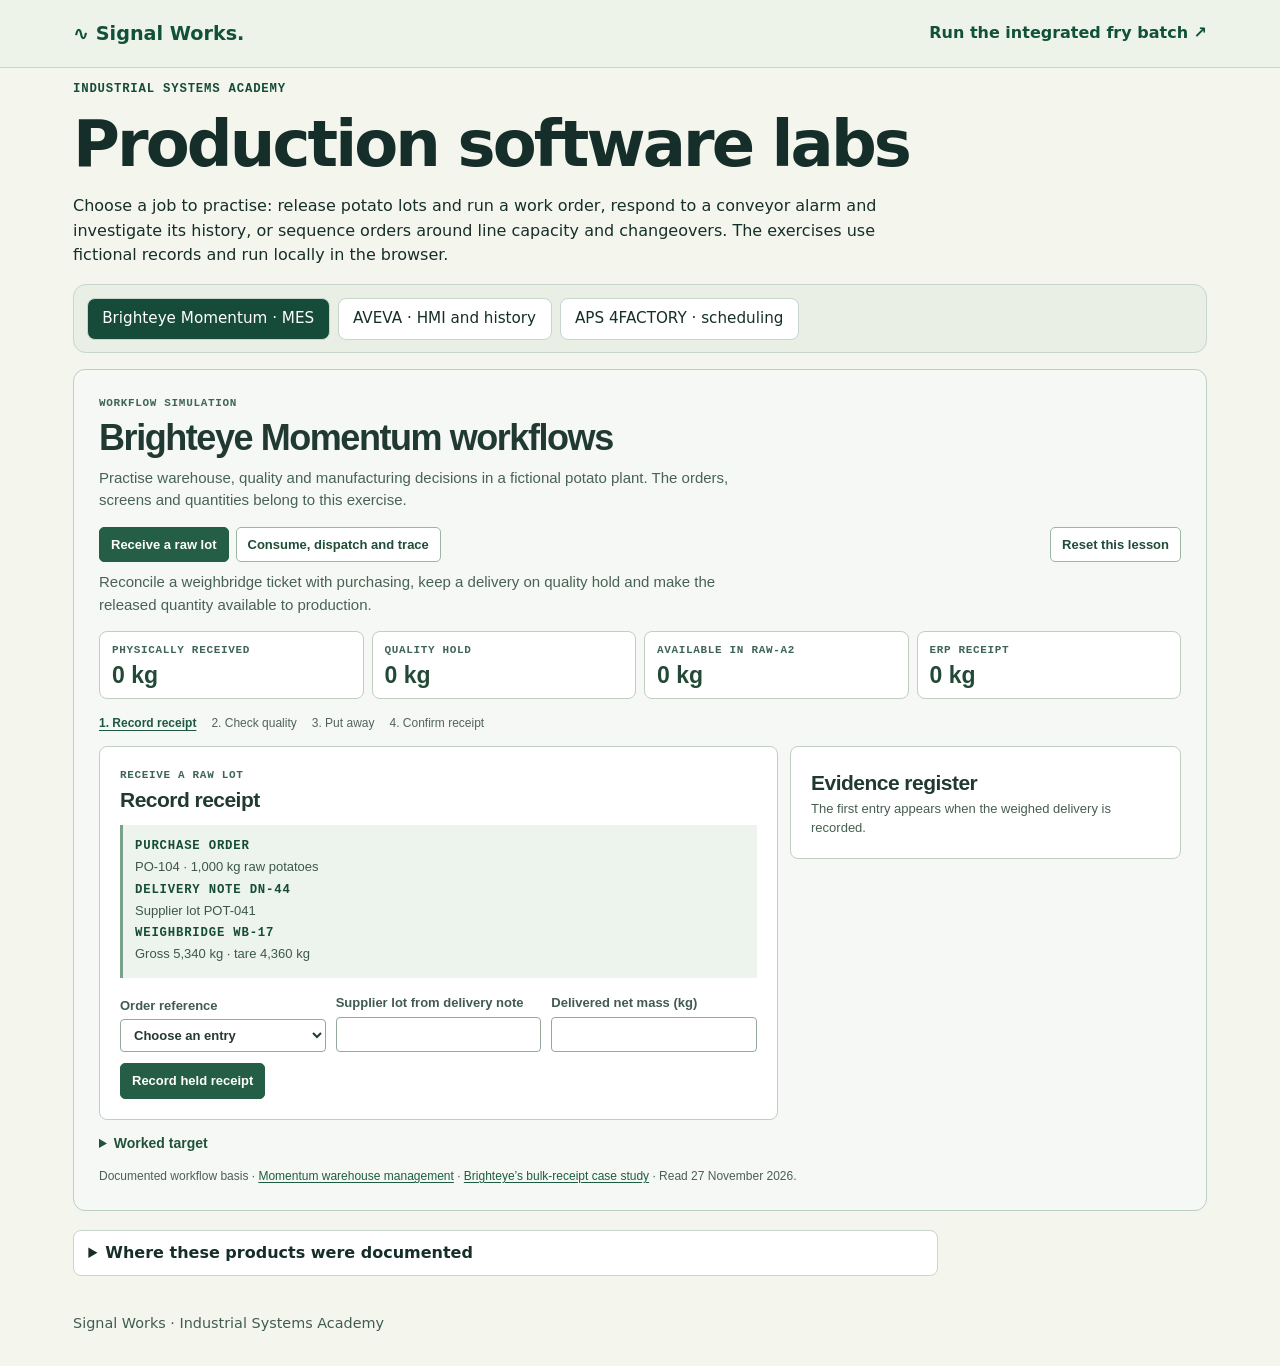
<file: vendor-labs.html>
<!doctype html>
<html lang="en-AU">
  <head>
    <meta charset="utf-8" />
    <meta name="viewport" content="width=device-width,initial-scale=1" />
    <title>Production software labs | Signal Works</title>
    <link rel="stylesheet" href="equipment.css" />
    <style>
      .products {
        display: flex;
        flex-wrap: wrap;
        gap: 0.5rem;
        margin: 1rem 0;
      }
      .products a {
        background: white;
        border: 1px solid var(--line);
        border-radius: 0.5rem;
        padding: 0.5rem 0.9rem;
        text-decoration: none;
      }
      .products a[aria-current] {
        background: var(--dark);
        color: white;
      }
      .vendor-intro h1 {
        font-size: clamp(2.2rem, 5vw, 4rem);
        letter-spacing: -0.045em;
        line-height: 1.05;
        margin: 0.3rem 0;
      }
      .vendor-intro p {
        max-width: 80ch;
      }
      .evidence {
        margin: 1.2rem 0;
        padding: 0.6rem 0.9rem;
        background: #fff;
        border: 1px solid var(--line);
        border-radius: 8px;
      }
      .evidence summary {
        cursor: pointer;
        font-weight: 650;
      }
      .evidence p {
        max-width: 85ch;
      }
      #vwork {
        min-width: 0;
      }
    </style>
    <script defer src="vendor-momentum.js"></script>
    <script defer src="vendor-aveva.js"></script>
    <script defer src="vendor-aps.js"></script>
    <script defer src="vendor-labs.js"></script>
  </head>
  <body>
    <a class="skip" href="#vwork">Skip to lesson</a>
    <header>
      <div>
        <a class="brand" href="index.html">∿ Signal Works.</a
        ><a href="fries.html?mode=batch#momentum"
          >Run the integrated fry batch ↗</a
        >
      </div>
    </header>
    <main>
      <section class="vendor-intro">
        <p class="kicker">Industrial systems academy</p>
        <h1>Production software labs</h1>
        <p>
          Choose a job to practise: release potato lots and run a work order,
          respond to a conveyor alarm and investigate its history, or sequence
          orders around line capacity and changeovers. The exercises use
          fictional records and run locally in the browser.
        </p>
      </section>
      <nav class="products" aria-label="Software lessons">
        <a href="#momentum">Brighteye Momentum · MES</a
        ><a href="#aveva">AVEVA · HMI and history</a
        ><a href="#aps">APS 4FACTORY · scheduling</a>
      </nav>
      <div id="vwork" tabindex="-1">
        <section
          id="lesson-momentum"
          aria-label="Momentum lessons"
          hidden
        ></section>
        <section id="lesson-aveva" aria-label="AVEVA lessons" hidden></section>
        <section
          id="lesson-aps"
          aria-label="APS scheduling lesson"
          hidden
        ></section>
      </div>
      <details class="evidence">
        <summary>Where these products were documented</summary>
        <p>
          <strong>Brighteye Momentum.</strong> Farm Frites lists MES/Momentum
          alongside SAP in an Oudenhoorn packing role. An implementation
          participant identifies Brighteye as the product vendor and Agidens as
          the implementation partner.
          <a
            href="https://www.werkenbijfarmfrites.com/vacatures/375727-vacature"
            >Farm Frites role</a
          >
          ·
          <a
            href="https://nl.linkedin.com/posts/jreijnders_ik-ben-weer-beschikbaar-voor-een-nieuwe-opdracht-activity-7373668745795272704-Xx-c"
            >Implementation account</a
          >
          ·
          <a href="https://www.brighteye.be/momentum-modules"
            >Brighteye product modules</a
          >
          ·
          <a
            href="https://www.agidens.com/news/agidens-and-brighteye-strengthen-their-partnership-in-the-netherlands/"
            >Agidens on its integration role</a
          >
        </p>
        <p>
          <strong>AVEVA InTouch, Historian and Historian Client.</strong>
          ASTOR's August 2018 case documents a Wonderware installation at Farm
          Frites Poland in Lębork. Operators used InTouch and process
          technologists used Historian and its client for longer-term analysis.
          <a
            href="https://www.astor.com.pl/biznes-i-produkcja/nowoczesna-integracja-warstwy-biznesowej-z-warstwa-automatyki-dzieki-rozwiazaniom-wonderware-obecnie-aveva-w-farm-frites-s-a/"
            >ASTOR plant case</a
          >
        </p>
        <p>
          <strong>APS 4FACTORY.</strong> DSR's March 2026 account describes
          production scheduling at the Lębork plant.
          <a
            href="https://www.dsr.com.pl/zastosowanie-rozwiazan-informatycznych-dsr-4factory-w-fabryce-farm-frites-poland/"
            >DSR plant case</a
          >
        </p>
        <p>
          These sources cover different sites and dates. The sources reviewed do
          not identify the Dooen software stack or establish which application
          was recalled as beginning with ‘A’. Sources read 27 November 2026.
        </p>
      </details>
    </main>
    <footer>Signal Works · Industrial Systems Academy</footer>
  </body>
</html>
</file>
<file: style.css>
:root {
  color-scheme: dark;
  --ink: #101714;
  --card: #19221d;
  --line: #354139;
  --paper: #f2f3e9;
  --muted: #b2bcb1;
  --lime: #c0ed89;
  --type: Inter, "Segoe UI", Arial, sans-serif;
  --mono: "IBM Plex Mono", Consolas, monospace;
}
* {
  box-sizing: border-box;
}
html {
  scroll-behavior: smooth;
  scroll-padding: 18px;
}
body {
  background: var(--ink);
  color: var(--paper);
  margin: 0;
  font-family: var(--type);
  font-size: 16px;
  line-height: 1.5;
}
a {
  color: inherit;
  text-decoration: none;
}
button {
  font: inherit;
  cursor: pointer;
}
button,
a,
input {
  touch-action: manipulation;
}
button:focus-visible,
a:focus-visible,
input:focus-visible,
select:focus-visible {
  outline: 3px solid #efc886;
  outline-offset: 4px;
}
.skip {
  position: absolute;
  left: -9999px;
}
.skip:focus {
  z-index: 3;
  left: 1rem;
  background: var(--lime);
  color: var(--ink);
  padding: 0.7rem;
}
header {
  border-bottom: 1px solid var(--line);
  background: #141d18;
}
.topbar,
main,
footer {
  width: min(1290px, calc(100% - 100px));
  margin: auto;
}
.topbar {
  min-height: 75px;
  display: flex;
  align-items: center;
  gap: 4.5vw;
}
.brand {
  display: inline-flex;
  align-items: center;
  font-size: 24px;
  letter-spacing: -1.4px;
  font-weight: 750;
  white-space: nowrap;
}
.brand-dot {
  color: var(--lime);
}
.mark {
  background: var(--lime);
  color: #17201a;
  display: inline-grid;
  place-items: center;
  width: 32px;
  height: 32px;
  line-height: 1;
  border-radius: 7px;
  font: 36px/26px Georgia;
  margin-right: 10px;
}
.topbar nav {
  display: flex;
  align-self: stretch;
  align-items: stretch;
  gap: 26px;
}
.topbar nav a {
  display: flex;
  align-items: center;
  gap: 5px;
  color: var(--muted);
  font-size: 14px;
  position: relative;
}
.topbar nav a:hover,
.topbar nav a.active {
  color: var(--paper);
}
nav a.active:after {
  content: "";
  height: 2px;
  background: var(--lime);
  position: absolute;
  bottom: 0;
  left: 0;
  right: 0;
}
.local-status {
  color: #bbcab9;
  margin-left: auto;
  white-space: nowrap;
  font: 12px var(--mono);
  display: flex;
  align-items: center;
  gap: 9px;
}
.local-status i,
.eyebrow i {
  width: 7px;
  height: 7px;
  border-radius: 50%;
  background: var(--lime);
  display: inline-block;
}
.hero {
  display: grid;
  grid-template-columns: 1.03fr 1fr;
  background: #1a251d;
  border: 1px solid #3d493b;
  border-radius: 17px;
  overflow: hidden;
  margin-top: 32px;
}
.hero-copy {
  padding: clamp(30px, 3.5vw, 58px);
  align-self: center;
}
.eyebrow,
.kicker,
.spec,
.count {
  font: 600 11px/1.5 var(--mono);
  letter-spacing: 0.11em;
  text-transform: uppercase;
}
.eyebrow {
  display: flex;
  gap: 9px;
  align-items: center;
  color: var(--lime);
}
h1,
h2,
h3,
p {
  margin: 0;
}
h1 {
  font-size: clamp(46px, 5.25vw, 84px);
  letter-spacing: -0.072em;
  line-height: 0.99;
  font-weight: 600;
  margin: 20px 0 18px;
}
.hero p {
  max-width: 445px;
  color: #c1cbbf;
  line-height: 1.6;
  font-size: 16px;
}
.actions {
  display: flex;
  align-items: center;
  flex-wrap: wrap;
  gap: 18px;
  margin-top: 26px;
}
.btn,
.quiet,
.back {
  display: inline-flex;
  align-items: center;
  justify-content: center;
  gap: 13px;
  font-weight: 650;
  font-size: 14px;
}
.btn {
  color: #172117;
  background: var(--lime);
  border: 1px solid transparent;
  border-radius: 7px;
  padding: 12px 19px;
}
.btn:hover {
  background: #d4ffa4;
}
.quiet {
  border-bottom: 1px solid #6b7c68;
  padding: 6px 0;
}
.btn span,
.quiet span {
  font-size: 17px;
}
.art {
  position: relative;
  min-height: 320px;
  background: #bee594;
  overflow: hidden;
}
.art canvas {
  width: 100%;
  height: 100%;
  position: absolute;
  inset: 0;
}
.spec {
  position: absolute;
  left: 19px;
  top: 16px;
  color: #273b2e;
  letter-spacing: 0.09em;
  pointer-events: none;
}
.art .caption {
  position: absolute;
  bottom: 14px;
  right: 17px;
  color: #354b37;
  font: 10px var(--mono);
  letter-spacing: 0.06em;
}
.workline {
  display: grid;
  grid-template-columns: auto 1fr auto;
  align-items: center;
  gap: 20px;
  border-bottom: 1px solid var(--line);
  padding: 17px 1px;
  font-size: 13px;
}
.workline b {
  font-weight: 600;
}
.workline .count {
  font-size: 10px;
  color: var(--muted);
}
.meter {
  height: 5px;
  background: #343f34;
  border-radius: 8px;
  overflow: hidden;
}
.meter > span {
  height: 100%;
  background: var(--lime);
  display: block;
}
.workline .meter {
  max-width: 330px;
}
.track-section {
  padding: 37px 0 20px;
}
.section-head {
  display: flex;
  align-items: center;
  justify-content: space-between;
  gap: 18px;
  margin-bottom: 19px;
}
h2 {
  font-size: clamp(29px, 3vw, 41px);
  line-height: 1.16;
  letter-spacing: -0.055em;
  font-weight: 600;
}
.section-head p,
.lead {
  color: var(--muted);
  margin-top: 5px;
  font-size: 15px;
}
.track-search {
  color: var(--paper);
  background: #19221c;
  border: 1px solid #435043;
  padding: 11px 14px;
  border-radius: 7px;
  font: 14px var(--type);
  width: clamp(150px, 17vw, 230px);
}
.track-search::placeholder {
  color: #bac6b8;
}
.grid {
  display: grid;
  grid-template-columns: repeat(4, minmax(0, 1fr));
  gap: 14px;
}
.tile {
  position: relative;
  display: flex;
  flex-direction: column;
  background: var(--card);
  border: 1px solid var(--line);
  border-radius: 10px;
  overflow: hidden;
  transition:
    transform 0.16s,
    border-color 0.16s;
}
.tile:hover {
  border-color: var(--tile);
  transform: translateY(-3px);
}
.tile-top {
  height: 86px;
  position: relative;
  overflow: hidden;
  background: var(--wash);
  border-bottom: 1px solid var(--line);
}
.tile-top canvas {
  height: 100%;
  width: 100%;
}
.tile-details {
  display: flex;
  flex: 1;
  flex-direction: column;
  align-items: start;
  padding: 17px 17px 14px;
}
.tile h3 {
  font-size: 21px;
  font-weight: 600;
  line-height: 1.18;
  letter-spacing: -0.035em;
}
.tile p {
  font-size: 14px;
  line-height: 1.48;
  color: var(--muted);
  margin: 7px 0 18px;
}
.tile-foot {
  display: flex;
  align-items: center;
  justify-content: space-between;
  width: 100%;
  margin-top: auto;
  border-top: 1px solid var(--line);
  padding-top: 10px;
}
.tile-foot small {
  font: 11px var(--mono);
  color: #c5cec2;
}
.tile-foot span {
  color: var(--tile);
}
footer {
  margin-top: 32px;
  border-top: 1px solid var(--line);
  padding: 21px 0 28px;
  display: flex;
  align-items: center;
  justify-content: space-between;
  color: var(--muted);
  font-size: 12px;
}
footer > span:first-child {
  font-size: 16px;
  color: var(--paper);
  font-weight: 600;
}
.back {
  margin: 26px 0 15px;
  color: var(--lime);
}
.course {
  margin-bottom: 28px;
}
.course h1 {
  font-size: clamp(37px, 5vw, 69px);
  margin: 12px 0;
}
.course-head {
  padding-bottom: 26px;
  border-bottom: 1px solid var(--line);
}
.layout {
  display: grid;
  grid-template-columns: minmax(205px, 27%) minmax(0, 1fr);
  gap: clamp(22px, 4vw, 65px);
  margin-top: 24px;
}
.syllabus {
  border: 1px solid var(--line);
  border-radius: 10px;
  align-self: start;
  overflow: hidden;
}
.syllabus h2 {
  font: 600 12px var(--mono);
  letter-spacing: 0.06em;
  padding: 15px;
  background: var(--card);
}
.syllabus a {
  display: flex;
  gap: 9px;
  align-items: baseline;
  padding: 13px 14px;
  color: var(--muted);
  border-top: 1px solid var(--line);
  font-size: 14px;
}
.syllabus a.selected {
  color: var(--lime);
  background: #253027;
}
.syllabus a > span {
  font-family: var(--mono);
  font-size: 11px;
}
.reading {
  max-width: 800px;
}
.reading h2 {
  margin: 8px 0 20px;
}
.reading h3 {
  margin: 20px 0 5px;
  font-size: 19px;
  letter-spacing: -0.025em;
}
.reading p,
.question {
  line-height: 1.7;
  color: #d1d9cf;
  white-space: pre-line;
}
.kicker {
  color: var(--lime);
}
.practice,
.quiz {
  border: 1px solid var(--line);
  border-radius: 9px;
  padding: 19px;
  margin: 20px 0;
  background: var(--card);
}
.practice h3,
.quiz h3 {
  margin: 0 0 8px;
}
.reference {
  font-size: 14px;
  color: var(--lime);
  text-decoration: underline;
  text-underline-offset: 3px;
}
.choices {
  display: grid;
  gap: 8px;
  margin-top: 14px;
}
.choice {
  text-align: left;
  display: flex;
  gap: 12px;
  align-items: baseline;
  background: var(--ink);
  border: 1px solid #495648;
  border-radius: 6px;
  padding: 10px 13px;
  color: var(--paper);
}
.choice:hover {
  border-color: var(--lime);
}
.choice.selected {
  border-color: var(--lime);
}
.choice.wrong {
  border-color: #efac89;
}
.choice span {
  color: var(--muted);
  font: 12px var(--mono);
}
.feedback:not(:empty) {
  margin-top: 12px;
}
.feedback strong {
  color: var(--lime);
}
.feedback.error strong {
  color: #f3b398;
}
.empty {
  color: var(--muted);
  padding: 25px 0;
}
@media (min-width: 1650px) {
  .hero-copy {
    padding: 55px;
  }
}
@media (max-width: 1100px) {
  .grid {
    grid-template-columns: repeat(3, minmax(0, 1fr));
  }
  .topbar,
  main,
  footer {
    width: calc(100% - 52px);
  }
}
@media (max-width: 800px) {
  .topbar {
    gap: 24px;
  }
  .local-status {
    display: none;
  }
  .grid {
    grid-template-columns: repeat(2, minmax(0, 1fr));
  }
  .hero {
    grid-template-columns: 1.1fr 0.95fr;
  }
  .hero-copy {
    padding: 25px;
  }
  .art {
    min-height: 305px;
  }
  .hero p {
    font-size: 14px;
  }
  .actions {
    gap: 12px;
  }
  .topbar,
  main,
  footer {
    width: calc(100% - 32px);
  }
}
@media (max-width: 620px) {
  .topbar {
    flex-wrap: wrap;
    gap: 0;
    min-height: auto;
    padding-top: 12px;
  }
  .brand {
    font-size: 21px;
  }
  .mark {
    width: 27px;
    height: 27px;
    font-size: 30px;
  }
  .topbar nav {
    width: 100%;
    gap: 22px;
    margin-top: 6px;
  }
  .topbar nav a {
    padding: 8px 0 10px;
    font-size: 13px;
  }
  .hero {
    grid-template-columns: 1fr;
    margin-top: 17px;
  }
  .hero-copy {
    padding: 22px 22px 24px;
  }
  .hero h1 {
    font-size: 48px;
    margin: 13px 0;
  }
  .art {
    min-height: 215px;
  }
  .actions {
    margin-top: 16px;
  }
  .workline {
    gap: 10px;
    font-size: 12px;
  }
  .workline .count {
    font-size: 9px;
  }
  .track-section {
    padding-top: 24px;
  }
  .section-head {
    flex-wrap: wrap;
    gap: 11px;
  }
  .track-search {
    width: 100%;
  }
  .grid {
    gap: 9px;
  }
  .tile-details {
    padding: 11px;
  }
  .tile h3 {
    font-size: 18px;
  }
  .tile p {
    font-size: 13px;
  }
  .tile-top {
    height: 66px;
  }
  .layout {
    grid-template-columns: 1fr;
    gap: 20px;
  }
  .course-head {
    padding-bottom: 16px;
  }
  .layout {
    margin-top: 16px;
  }
  .spec {
    font-size: 9px;
  }
  .reading h2 {
    font-size: 29px;
  }
}
@media (max-width: 370px) {
  .grid {
    grid-template-columns: 1fr;
  }
}
@media (prefers-reduced-motion: reduce) {
  * {
    scroll-behavior: auto !important;
    transition: none !important;
  }
}
@media (max-width: 420px) {
  .topbar nav {
    gap: 0;
    justify-content: space-between;
  }
  .topbar nav a {
    font-size: 12px;
  }
  .topbar nav a span {
    display: none;
  }
}
.room-hero {
  grid-template-columns: minmax(0, 0.87fr) minmax(0, 1.35fr);
}
.room-hero h1 {
  font-size: clamp(44px, 5.3vw, 78px);
}
.preview-panel {
  display: flex;
  flex-direction: column;
  min-width: 0;
  background: #141f22;
  border-left: 1px solid var(--line);
}
.preview-stage {
  position: relative;
  flex: 1;
  min-height: 325px;
}
.preview-stage canvas {
  position: absolute;
  inset: 0;
  width: 100%;
  height: 100%;
  display: block;
  touch-action: pan-y;
}
.preview-stage canvas[hidden],
.preview-controls[hidden] {
  display: none;
}
.preview-stage canvas:focus-visible {
  outline: 3px solid var(--lime);
  outline-offset: -4px;
}
.preview-strip {
  display: flex;
  gap: 8px;
  justify-content: space-between;
  align-items: center;
  padding: 10px 14px;
  background: #192522;
  border-top: 1px solid var(--line);
}
.preview-strip p {
  font-size: 12px;
  line-height: 1.4;
  color: #c6d2c8;
}
.preview-controls {
  display: flex;
  gap: 3px;
}
.preview-controls button {
  min-height: 40px;
  padding: 6px 10px;
  border-radius: 5px;
  border: 1px solid #526351;
  background: #202c25;
  color: var(--paper);
  font: 600 12px var(--mono);
}
.preview-controls button[aria-pressed="true"] {
  color: var(--ink);
  background: var(--lime);
}
.study-link {
  display: inline-block;
  margin-top: 16px;
  padding: 3px 0;
  color: var(--muted);
  text-decoration: underline;
  text-underline-offset: 3px;
  font-size: 14px;
}
@media (max-width: 800px) {
  .room-hero {
    grid-template-columns: minmax(0, 0.95fr) minmax(0, 1.05fr);
  }
  .preview-strip {
    flex-wrap: wrap;
  }
  .preview-stage {
    min-height: 280px;
  }
}
@media (max-width: 620px) {
  .room-hero {
    grid-template-columns: 1fr;
  }
  .preview-panel {
    border-left: 0;
    border-top: 1px solid var(--line);
  }
  .preview-stage {
    min-height: 235px;
  }
  .room-hero .hero-copy {
    padding: 20px;
  }
  .room-hero h1 {
    font-size: 44px;
  }
  .room-hero h1 br {
    display: none;
  }
  .room-hero .study-link {
    margin-top: 9px;
  }
}
.workshop-hero {
  grid-template-columns: minmax(0, 0.95fr) minmax(0, 1.15fr);
  background: #fff;
  border-color: var(--line);
}
.workshop-hero h1 {
  font-size: clamp(44px, 5.2vw, 78px);
  letter-spacing: -0.073em;
}
.line-visual {
  position: relative;
  min-height: 300px;
  background-color: #e8eee2;
  background-image: radial-gradient(#b8c8b7 0.75px, transparent 0.75px);
  background-size: 12px 12px;
}
.line-visual canvas {
  position: absolute;
  inset: 0;
  width: 100%;
  height: 100%;
}
.station-section {
  margin: 28px 0;
}
.stations {
  display: grid;
  grid-template-columns: repeat(5, minmax(0, 1fr));
  gap: 10px;
}
.stations a {
  display: grid;
  align-content: center;
  gap: 5px;
  background: #fff;
  border: 1px solid var(--line);
  border-top: 3px solid #528375;
  padding: 15px;
  border-radius: 7px;
}
.stations a:hover,
.stations a:focus-visible {
  background: #e5efe0;
  border-color: #407253;
}
.stations strong {
  font-size: 17px;
  line-height: 1.2;
  letter-spacing: -0.035em;
}
.stations span {
  font-size: 13px;
  line-height: 1.3;
  color: var(--muted);
}
.room-exhibit {
  display: grid;
  grid-template-columns: minmax(0, 0.85fr) minmax(0, 1.15fr);
  background: var(--card);
  border: 1px solid var(--line);
  border-radius: 13px;
  overflow: hidden;
}
.exhibit-copy {
  padding: clamp(20px, 3vw, 42px);
  align-self: center;
}
.exhibit-copy h2 {
  margin: 8px 0;
  font-size: clamp(28px, 3.2vw, 44px);
  letter-spacing: -0.055em;
  line-height: 1.05;
}
.exhibit-copy p {
  color: var(--muted);
}
.room-exhibit .preview-stage {
  min-height: 240px;
}
.exhibit-link,
.station-practice {
  color: var(--lime);
  font-weight: 700;
  font-size: 14px;
  text-decoration: underline;
  text-underline-offset: 3px;
}
.station-practice {
  display: inline-block;
  margin-top: 12px;
}
:root {
  color-scheme: light;
  --ink: #f4f6ee;
  --paper: #172c23;
  --card: #fff;
  --line: #c8d3c5;
  --muted: #485b4f;
  --lime: #245b42;
}
header {
  background: #fff;
}
.mark {
  background: #c6e9a6;
}
.local-status,
.hero p,
.reading p,
.question {
  color: var(--muted);
}
.btn,
.skip:focus {
  background: #275f47;
  color: white;
}
.btn:hover {
  background: #174c36;
}
.meter {
  background: #d6e1d0;
}
.track-search {
  color: var(--paper);
  background: white;
  border-color: #9faea0;
}
.track-search::placeholder {
  color: #56665b;
}
.tile-foot small,
.tile-foot span,
.tile-foot {
  color: #425a4e;
}
.syllabus a.selected {
  background: #e0eddb;
}
.feedback.error strong {
  color: #a63622;
}
.preview-strip {
  background: #eef3e9;
  border-color: var(--line);
}
.preview-strip p {
  color: var(--muted);
}
.preview-controls button {
  background: white;
  color: var(--paper);
  border-color: #a3b5a3;
}
.preview-controls button[aria-pressed="true"] {
  background: #235a40;
  color: white;
}
:focus-visible {
  outline-color: #ac5331 !important;
}
@media (max-width: 900px) {
  .stations {
    grid-template-columns: repeat(3, minmax(0, 1fr));
  }
  .workshop-hero .hero-copy {
    padding: 26px;
  }
}
@media (max-width: 620px) {
  .workshop-hero,
  .room-exhibit {
    grid-template-columns: 1fr;
  }
  .workshop-hero h1 {
    font-size: 43px;
  }
  .workshop-hero .hero-copy {
    padding: 20px;
  }
  .line-visual {
    min-height: 190px;
  }
  .stations {
    grid-template-columns: repeat(2, minmax(0, 1fr));
  }
  .stations a {
    padding: 12px;
  }
  .room-exhibit .preview-stage {
    min-height: 195px;
  }
  .station-section {
    margin-top: 20px;
  }
}
</file>
<file: equipment.css>
:root {
  color-scheme: light;
  --ink: #162e29;
  --muted: #405c51;
  --line: #c6d6cc;
  --dark: #174b39;
  --green: #d9edbb;
  --bg: #f4f6ee;
  font:
    16px/1.55 "Segoe UI",
    system-ui,
    sans-serif;
  background: var(--bg);
  color: var(--ink);
}
* {
  box-sizing: border-box;
}
body {
  margin: 0;
}
a {
  color: #125139;
  text-underline-offset: 0.2em;
}
a:focus-visible,
button:focus-visible,
select:focus-visible,
summary:focus-visible {
  outline: 3px solid #425db0;
  outline-offset: 3px;
}
.skip {
  position: absolute;
  top: -6rem;
  background: white;
  padding: 1rem;
  z-index: 2;
}
.skip:focus {
  top: 0.2rem;
}
header > div,
main,
footer {
  max-width: 1230px;
  margin: auto;
  padding-inline: clamp(1rem, 4vw, 3rem);
}
header {
  border-bottom: 1px solid var(--line);
  background: #edf3e8;
}
header > div {
  display: flex;
  align-items: center;
  justify-content: space-between;
  gap: 1rem;
  min-height: 4.2rem;
}
header a,
.brand {
  text-decoration: none;
  font-weight: 650;
}
.brand {
  display: flex;
  align-items: center;
  gap: 0.5rem;
  font-size: 1.2rem;
}
.brand span {
  display: grid;
  place-items: center;
  background: var(--dark);
  color: var(--green);
  width: 2rem;
  height: 2rem;
  border-radius: 0.4rem;
  font-size: 1.4rem;
}
.hero {
  padding: clamp(2rem, 5vw, 4.5rem) 0 2rem;
}
.kicker,
dt,
.station-meta,
.cap {
  font:
    650 0.77rem/1.45 Consolas,
    monospace;
  letter-spacing: 0.065em;
  text-transform: uppercase;
  color: var(--dark);
}
h1,
h2,
h3 {
  line-height: 1.1;
  letter-spacing: -0.04em;
  margin: 0;
}
h1 {
  font-size: clamp(3rem, 6.2vw, 5.5rem);
}
h2 {
  font-size: clamp(1.8rem, 3.2vw, 2.9rem);
}
h3 {
  font-size: 1.35rem;
}
.hero p:last-child {
  max-width: 63ch;
  font-size: 1.08rem;
}
.workspace {
  display: grid;
  grid-template-columns: minmax(170px, 235px) minmax(0, 1fr);
  align-items: start;
  gap: clamp(1rem, 3vw, 2.5rem);
}
nav {
  background: #e9efe4;
  border: 1px solid var(--line);
  border-radius: 0.8rem;
  padding: 0.8rem;
  display: grid;
  gap: 0.22rem;
}
nav p {
  margin: 0.25rem 0.5rem 0.5rem;
}
nav a {
  display: flex;
  align-items: center;
  gap: 0.5rem;
  padding: 0.48rem 0.5rem;
  text-decoration: none;
  border-radius: 0.3rem;
  font-size: 0.95rem;
  color: var(--ink);
}
nav a:hover {
  background: #dce9d8;
}
nav a[aria-current] {
  color: white;
  background: var(--dark);
}
nav a b {
  font:
    650 0.77rem Consolas,
    monospace;
  opacity: 0.75;
}
.station-meta {
  margin: 0 0 0.4rem;
}
.flow {
  display: flex;
  flex-wrap: wrap;
  gap: 0.4rem;
  list-style: none;
  padding: 0;
  margin: 1rem 0;
}
.flow li {
  display: flex;
  align-items: center;
  gap: 0.4rem;
}
.flow li span {
  padding: 0.3rem 0.6rem;
  border: 1px solid #9cb4a0;
  border-radius: 0.3rem;
  background: #eff5e9;
  font-size: 0.86rem;
}
.flow li:not(:last-child)::after {
  content: "→";
  color: #456b55;
}
dl {
  margin: 1rem 0 1.25rem;
}
.reading {
  display: grid;
  grid-template-columns: minmax(6rem, 9rem) 1fr;
  border-bottom: 1px solid var(--line);
  padding: 0.75rem 0;
  gap: 0.8rem;
}
.reading dd {
  margin: 0;
  color: var(--muted);
}
.case {
  padding: clamp(1rem, 3vw, 1.6rem);
  border: 1px solid #a6bdad;
  border-radius: 0.8rem;
  background: white;
}
.case p {
  margin: 0.6rem 0;
}
.case label {
  display: grid;
  gap: 0.3rem;
  font-weight: 650;
  max-width: 34rem;
}
select,
button {
  font: inherit;
}
select {
  min-width: 0;
  width: 100%;
  padding: 0.6rem 0.4rem;
  border: 1px solid #849a8b;
  border-radius: 0.35rem;
  background: #fff;
  color: var(--ink);
}
.tools {
  display: flex;
  flex-wrap: wrap;
  gap: 0.45rem;
  margin: 1rem 0;
}
.tools button,
.reset {
  border-radius: 0.35rem;
  border: 1px solid #8da593;
  padding: 0.45rem 0.75rem;
  cursor: pointer;
  background: #f3f7ef;
  color: var(--ink);
}
.tools button:hover,
.reset:hover {
  background: #e2efdc;
}
.tools button[aria-pressed="true"] {
  color: white;
  background: #175139;
}
.output {
  background: #122c24;
  color: #dbf6c7;
  border-radius: 0.4rem;
  padding: 0.7rem 0.95rem;
}
.output p {
  font-family: Consolas, monospace;
}
.output .cap {
  color: #b1cfb9;
}
.verdict {
  border-left: 3px solid #64816b;
  padding: 0.3rem 0.75rem;
}
.verdict.pass {
  border-color: #22804c;
  background: #edf6e7;
}
.verdict.fail {
  border-color: #ae642e;
  background: #fff5e8;
}
.src {
  font-size: 0.86rem;
  margin: 1rem 0;
  color: var(--muted);
}
aside {
  margin: 2rem 0;
  border-top: 1px solid var(--line);
  padding-top: 1.2rem;
}
details {
  max-width: 85ch;
}
summary {
  cursor: pointer;
  font-weight: 700;
}
footer {
  margin: 1rem auto;
  padding-block: 1rem;
  color: var(--muted);
  font-size: 0.9rem;
}
@media (max-width: 760px) {
  .workspace {
    grid-template-columns: 1fr;
  }
  nav {
    display: flex;
    flex-wrap: wrap;
    gap: 0.25rem;
  }
  nav p {
    width: 100%;
  }
  nav a {
    font-size: 0.84rem;
    padding: 0.32rem 0.42rem;
  }
  .reading {
    grid-template-columns: 1fr;
    gap: 0.2rem;
  }
  .hero {
    padding-bottom: 1.4rem;
  }
  #work {
    scroll-margin-top: 1rem;
  }
}
@media print {
  header,
  nav,
  .tools,
  .reset,
  footer {
    display: none;
  }
  .workspace {
    display: block;
  }
}
</file>
<file: fieldwork.css>
:root {
  color-scheme: light;
  --ink: #f4f7f2;
  --panel: #ffffff;
  --line: #bdcac1;
  --text: #182d29;
  --muted: #485f57;
  --mint: #275c47;
}
* {
  box-sizing: border-box;
}
body {
  margin: 0;
  background: var(--ink);
  color: var(--text);
  font:
    16px/1.55 Inter,
    "Segoe UI",
    Arial,
    sans-serif;
}
a {
  color: inherit;
}
header,
main,
footer {
  max-width: 1180px;
  margin: auto;
  padding: 0 clamp(16px, 4vw, 54px);
}
header {
  display: flex;
  justify-content: space-between;
  align-items: center;
  gap: 14px;
  border-bottom: 1px solid var(--line);
  min-height: 72px;
}
header a {
  text-decoration: none;
}
header nav {
  display: flex;
  gap: 1rem;
  font-size: 0.88rem;
}
.brand {
  font-weight: 750;
  font-size: 1.3rem;
}
.brand b {
  display: inline-grid;
  place-items: center;
  background: var(--mint);
  color: var(--ink);
  border-radius: 5px;
  width: 30px;
  height: 30px;
}
.intro {
  padding: 32px 0 24px;
}
.eyebrow,
small {
  font:
    600 0.76rem/1.6 Consolas,
    monospace;
  letter-spacing: 0.07em;
  color: var(--mint);
}
h1 {
  font-size: clamp(2.7rem, 7vw, 5rem);
  line-height: 1;
  margin: 0.45rem 0 1rem;
  letter-spacing: -0.055em;
}
h1 span {
  color: var(--mint);
}
.intro > p:last-child,
article > p {
  max-width: 68ch;
  color: var(--muted);
}
.layout {
  display: grid;
  grid-template-columns: minmax(190px, 1fr) minmax(0, 3fr);
  gap: clamp(16px, 3vw, 40px);
}
aside {
  align-self: start;
}
aside h2 {
  font-size: 1rem;
}
aside nav {
  display: grid;
  gap: 5px;
}
aside a {
  display: block;
  padding: 10px 12px;
  text-decoration: none;
  border: 1px solid var(--line);
  border-radius: 5px;
}
aside a[aria-current] {
  color: var(--mint);
  background: var(--panel);
  border-color: var(--mint);
}
article {
  padding: clamp(16px, 3vw, 32px);
  background: var(--panel);
  border: 1px solid var(--line);
  border-radius: 10px;
}
article h2 {
  font-size: clamp(1.8rem, 3vw, 2.5rem);
  line-height: 1.14;
  letter-spacing: -0.035em;
  margin: 0.5rem 0;
}
article h3 {
  margin: 1.7rem 0 0.65rem;
  font-size: 1.1rem;
}
li {
  margin: 0.5rem 0;
}
ol {
  padding-left: 1.4rem;
}
pre {
  background: var(--ink);
  border-left: 3px solid var(--mint);
  padding: 13px;
  white-space: pre-wrap;
  overflow-wrap: anywhere;
  font:
    0.9rem/1.55 Consolas,
    monospace;
}
.criterion {
  display: flex;
  gap: 10px;
  padding: 7px 0;
  align-items: baseline;
}
.criterion input {
  accent-color: var(--mint);
}
textarea {
  background: var(--ink);
  border: 1px solid #77857a;
  border-radius: 5px;
  width: 100%;
  min-height: 96px;
  margin: 6px 0;
  padding: 10px;
  color: var(--text);
  font: inherit;
  resize: vertical;
}
.note,
.state {
  font-size: 0.86rem;
  color: var(--muted);
}
footer {
  padding-top: 30px;
  padding-bottom: 30px;
  color: var(--muted);
  font-size: 0.8rem;
}
.skip {
  position: absolute;
  left: -9999px;
}
.skip:focus {
  left: 10px;
  background: var(--ink);
}
:focus-visible {
  outline: 3px solid #914c12;
  outline-offset: 3px;
}
@media (max-width: 700px) {
  .layout {
    grid-template-columns: 1fr;
  }
  aside nav {
    grid-template-columns: 1fr 1fr;
    font-size: 0.88rem;
  }
  .intro {
    padding: 20px 0 8px;
  }
  header {
    min-height: 62px;
  }
  .brand {
    font-size: 1.1rem;
  }
  header nav {
    gap: 0.65rem;
  }
}
</file>
<file: fries.css>
:root {
  color-scheme: light;
  font:
    16px/1.48 "Segoe UI",
    system-ui,
    sans-serif;
  color: #1a332d;
  background: #f4f5ef;
  --line: #b7c9bd;
  --teal: #16614b;
  --muted: #496255;
}
* {
  box-sizing: border-box;
}
body {
  margin: 0;
}
header,
footer {
  padding: 13px max(4vw, calc((100vw - 1480px) / 2));
  display: flex;
  align-items: center;
  justify-content: space-between;
  border-bottom: 1px solid var(--line);
  background: #fff;
}
header nav {
  display: flex;
  gap: 16px;
}
.brand {
  font-weight: 800;
  font-size: 1.35rem;
  letter-spacing: -0.045em;
  text-decoration: none;
}
a {
  color: #155740;
  text-underline-offset: 0.2em;
}
main {
  max-width: 1540px;
  margin: auto;
  padding: 18px clamp(14px, 3vw, 40px) 40px;
}
.mast {
  display: flex;
  align-items: center;
  justify-content: space-between;
  gap: 14px;
}
.mast p {
  margin: 3px 0;
}
.over,
.caption,
.mode label,
th,
.tag,
.lot {
  font:
    650 0.72rem/1.45 ui-monospace,
    Consolas,
    monospace;
  letter-spacing: 0.06em;
}
.over {
  color: var(--teal);
}
h1,
h2,
h3 {
  line-height: 1.12;
  letter-spacing: -0.045em;
}
h1 {
  font-size: clamp(2.2rem, 4vw, 3.9rem);
  margin: 3px 0;
}
h2 {
  margin: 0 0 10px;
}
h3 {
  margin: 0.3em 0 0.6em;
}
.mode {
  min-width: 195px;
}
.mode label,
label {
  display: grid;
  gap: 3px;
}
button,
select,
input,
textarea {
  font: inherit;
  color: #163c2b;
  background: white;
  padding: 7px 10px;
  border-radius: 6px;
  border: 1px solid #8aa394;
  max-width: 100%;
}
button {
  cursor: pointer;
  font-weight: 630;
}
button:disabled {
  opacity: 0.55;
  cursor: default;
}
button:hover:not(:disabled),
.tabs a:hover {
  background: #e8f4e7;
}
.primary,
.tabs a[aria-current] {
  color: white;
  background: #155d47;
  border-color: #155d47;
}
.primary:hover:not(:disabled) {
  background: #074e38;
}
.tabs {
  display: flex;
  flex-wrap: wrap;
  gap: 6px;
  margin: 12px 0;
}
.tabs a {
  border: 1px solid var(--line);
  border-radius: 7px;
  padding: 7px 13px;
  text-decoration: none;
  font-weight: 650;
}
#mode-note {
  font-size: 0.9rem;
  color: var(--muted);
  margin: 5px 0;
}
#workspace {
  outline: none;
}
.panelset {
  display: grid;
  grid-template-columns: minmax(0, 1.9fr) minmax(290px, 1fr);
  gap: 13px;
}
.box,
.stage-editor,
.history-card {
  min-width: 0;
  border: 1px solid var(--line);
  border-radius: 12px;
  background: white;
  padding: 16px;
}
.viewport {
  padding: 0;
  overflow: hidden;
  display: flex;
  flex-direction: column;
}
.viewport canvas {
  display: block;
  width: 100%;
  height: clamp(280px, 44vh, 520px);
  background: #edf4ef;
  touch-action: none;
}
.viewhead,
.viewfoot,
.row,
.buttons,
.ophead {
  display: flex;
  gap: 8px;
  align-items: center;
  flex-wrap: wrap;
}
.viewhead,
.viewfoot {
  padding: 9px 14px;
  justify-content: space-between;
}
.viewhead {
  border-bottom: 1px solid var(--line);
}
.viewfoot {
  border-top: 1px solid var(--line);
  font-size: 0.88rem;
}
.viewhead button {
  font-size: 0.8rem;
}
.dock {
  display: grid;
  align-content: start;
  gap: 12px;
}
.ophead {
  justify-content: space-between;
}
.lot {
  background: #ffedbc;
  padding: 5px 8px;
  border-radius: 4px;
}
.buttons {
  margin: 10px 0;
}
.statusline {
  padding: 8px 11px;
  background: #e8f0e8;
  border-left: 3px solid var(--teal);
  font-size: 0.89rem;
}
.metrics {
  display: grid;
  grid-template-columns: repeat(2, minmax(0, 1fr));
  gap: 6px;
}
.metrics div {
  padding: 6px 9px;
  background: #ecf3ed;
  border-radius: 5px;
}
.metrics span,
.metrics strong {
  display: block;
}
.metrics span {
  font-size: 0.75rem;
  color: #435c4f;
}
.route {
  display: flex;
  gap: 4px;
  flex-wrap: wrap;
  margin: 10px 0;
}
.route button {
  font-size: 0.83rem;
  padding: 5px 8px;
}
.route button[aria-pressed="true"] {
  border: 2px solid #146349;
}
.route button.done {
  background: #d4ecd7;
}
.route button.current {
  box-shadow: inset 0 -3px #e4a326;
}
.stage-editor {
  margin-top: 12px;
}
.stage-editor h2 {
  font-size: 1.35rem;
}
.runbar {
  padding: 10px 15px;
  background: #f7faf5;
  border-bottom: 1px solid var(--line);
}
progress {
  width: 100%;
  accent-color: var(--teal);
  height: 10px;
}
.history-card {
  overflow: auto;
}
.history-card table {
  border-collapse: collapse;
  width: 100%;
}
.history-card td,
.history-card th {
  padding: 7px;
  border-bottom: 1px solid #d8e3db;
  text-align: left;
  vertical-align: top;
}
.history-card small {
  display: block;
}
.skip {
  position: absolute;
  left: -999px;
}
.skip:focus {
  left: 10px;
  background: white;
}
.subtle {
  font-size: 0.88rem;
  color: #47604f;
}
.pill {
  border-radius: 20px;
  background: #e6efd9;
  padding: 3px 9px;
}
.help {
  border: 1px solid var(--line);
  padding: 10px 14px;
  border-radius: 8px;
  background: #fcfbef;
  margin: 8px 0;
}
.help summary {
  cursor: pointer;
  font-weight: 650;
}
footer {
  border-bottom: 0;
  border-top: 1px solid var(--line);
  font-size: 0.84rem;
}
a:focus-visible,
button:focus-visible,
select:focus-visible,
input:focus-visible {
  outline: 3px solid #c3680d;
  outline-offset: 2px;
}
@media (max-width: 930px) {
  .panelset {
    grid-template-columns: minmax(0, 1.4fr) minmax(255px, 1fr);
  }
}
@media (max-width: 710px) {
  .panelset {
    grid-template-columns: 1fr;
  }
  .viewport canvas {
    height: 310px;
  }
  .mast {
    display: block;
  }
  .mode {
    margin: 8px 0;
    max-width: 100%;
  }
  header {
    font-size: 0.82rem;
  }
  header nav {
    gap: 7px;
  }
  .route button {
    font-size: 0.76rem;
  }
  .tabs a {
    padding: 6px 9px;
    font-size: 0.88rem;
  }
}
#station-config {
  border: 0;
  padding: 0;
  margin: 0;
  min-width: 0;
}
#station-config:disabled {
  opacity: 0.9;
}
.viewhead .buttons {
  margin: 0;
}
.history-card pre {
  white-space: pre-wrap;
  overflow-wrap: anywhere;
}
.dock .fry-operator {
  gap: 5px;
}
.dock .fry-operator h4 {
  margin: 2px 0;
}
.dock .fi-tiles {
  display: grid;
  grid-template-columns: repeat(3, minmax(0, 1fr));
  gap: 4px;
}
.dock .fi-tile {
  padding: 5px;
  gap: 1px;
  font-size: 0.82rem;
  min-height: 0;
}
.dock .fi-tile b,
.dock .fi-tile small,
.dock .metrics span {
  font-size: 0.73rem;
}
.dock .fi-tile output {
  font-size: 0.95rem;
}
.dock .metrics {
  grid-template-columns: repeat(3, minmax(0, 1fr));
  gap: 4px;
}
.dock .metrics div {
  padding: 4px 7px;
}
.dock h3 {
  margin-bottom: 6px;
}
.viewport .buttons {
  margin: 5px 0;
}
.path-instruction,
.path-progress,
.site-blocked {
  border: 1px solid #bbcfc0;
  border-radius: 9px;
  margin: 10px 0 16px;
  padding: 10px 15px;
  background: #edf3ea;
}
.path-instruction p,
.path-progress p {
  margin: 0.25em 0;
}
.path-instruction details,
.path-progress details {
  margin: 0.35em 0 0;
}
.path-instruction summary,
.path-progress summary {
  cursor: pointer;
  font-weight: 600;
}
.path-progress li {
  padding: 0.23em;
}
.path-progress li small {
  margin-left: 0.7em;
  color: #465f51;
}
.path-action {
  display: inline-block;
  border-radius: 5px;
  padding: 0.45em 0.7em;
  text-decoration: none;
  margin-right: 10px;
}
.site-blocked {
  padding: 20px;
}

.viewport .buttons[hidden] {
  display: none;
}
body[data-exercise] .tabs,
body[data-exercise] #batch-route,
body[data-exercise] #field-instruction {
  display: none;
}
body[data-exercise] [hidden] {
  display: none !important;
}
body[data-exercise] #practice-coach {
  margin-bottom: 12px;
  border-left: 5px solid #ad7216;
}
.practice-links {
  display: flex;
  align-items: center;
  gap: 14px;
  flex-wrap: wrap;
  font-size: 0.88rem;
}
#practice-coach h2 {
  font-size: 1.5rem;
  margin: 0.55em 0 0.25em;
}
#practice-coach p {
  margin: 0.25em 0;
}
#practice-coach [data-coach-step] {
  font-weight: 650;
}
#practice-coach [data-coach-evidence] {
  color: #405b4c;
  margin-bottom: 0.6em;
}
body[data-exercise] .panelset {
  grid-template-columns: minmax(0, 1.12fr) minmax(330px, 1fr);
  align-items: start;
}
body[data-exercise] .panelset .viewport {
  position: sticky;
  top: 8px;
}
body[data-exercise] .panelset .stage-editor {
  margin: 0;
}
body[data-exercise] .dock {
  margin-top: 12px;
  display: grid;
  grid-template-columns: repeat(auto-fit, minmax(min(300px, 100%), 1fr));
}
@media (max-width: 760px) {
  body[data-exercise] .panelset {
    display: block;
  }
  body[data-exercise] .panelset .viewport {
    position: static;
  }
  body[data-exercise] .panelset .stage-editor {
    margin-top: 10px;
  }
}
body[data-exercise] #mode-note {
  display: none;
}
body[data-exercise] .mast {
  margin-bottom: 12px;
}
body[data-exercise] .mast .over {
  margin: 0;
}
</file>
<file: facility-services.css>
.fs-work,
.fs-page {
  color-scheme: light;
  --ink: #183b34;
  --muted: #496155;
  --bg: #f3f6ef;
  --surface: #fff;
  --line: #c3d0c5;
  --deep: #205943;
  --mint: #e6f0dc;
  --warm: #8e4e26;
  font:
    16px/1.54 Inter,
    "Segoe UI",
    Arial,
    sans-serif;
  color: var(--ink);
  background: var(--bg);
}
.fs-work *,
.fs-page * {
  box-sizing: border-box;
}
.fs-page,
.fs-work h1,
.fs-work h2,
.fs-work p,
.fs-work dl,
.fs-work dd {
  margin: 0;
}
.fs-work button,
.fs-work input,
.fs-work select {
  font: inherit;
}
.fs-work button,
.fs-work select {
  cursor: pointer;
}
.fs-work a,
.fs-page a {
  color: var(--deep);
  text-underline-offset: 3px;
}
.fs-work a:hover,
.fs-page a:hover {
  text-decoration: underline;
}
.fs-page .fs-bar,
.fs-page main,
.fs-page footer {
  width: min(1240px, calc(100% - 64px));
  margin: auto;
}
.fs-page header {
  border-bottom: 1px solid var(--line);
  background: #fafcf8;
}
.fs-page .fs-bar,
.fs-page .fs-bar nav,
.fs-work .fs-toolbar,
.fs-work .fs-buttons,
.fs-work .fs-mode,
.fs-work .fs-section-top,
.fs-work .fs-verify,
.fs-page footer {
  display: flex;
  align-items: center;
  gap: 12px;
  flex-wrap: wrap;
}
.fs-page .fs-bar,
.fs-work .fs-toolbar,
.fs-work .fs-section-top,
.fs-page footer {
  justify-content: space-between;
}
.fs-page .fs-bar {
  min-height: 65px;
}
.fs-page .fs-bar a {
  text-decoration: none;
}
.fs-page .fs-bar nav a {
  font-size: 14px;
  font-weight: 600;
}
.fs-page .fs-brand {
  font-size: 21px;
  font-weight: 750;
  letter-spacing: -0.055em;
}
.fs-page .fs-brand b {
  display: inline-grid;
  place-items: center;
  width: 30px;
  height: 30px;
  border-radius: 6px;
  background: var(--deep);
  color: white;
  margin-right: 4px;
}
.fs-page .fs-skip {
  position: absolute;
  left: -9999px;
}
.fs-page .fs-skip:focus {
  left: 5px;
  top: 5px;
  background: #fff;
  padding: 10px;
  z-index: 3;
}
.fs-work :focus-visible,
.fs-page :focus-visible {
  outline: 3px solid #3d789c;
  outline-offset: 3px;
}
.fs-work .fs-intro {
  padding: 34px 0 20px;
}
.fs-work .fs-eyebrow,
.fs-work .fs-ticket dt,
.fs-work .fs-mode label,
.fs-work .fs-status-name,
.fs-work .fs-illustration > span {
  font:
    650 11px/1.5 Consolas,
    monospace;
  letter-spacing: 0.06em;
  text-transform: uppercase;
  color: #4b685b;
}
.fs-work h1,
.fs-work h2,
.fs-work legend {
  line-height: 1.12;
  letter-spacing: -0.045em;
}
.fs-work h1 {
  font-size: clamp(34px, 5.4vw, 76px);
  font-weight: 640;
  margin: 6px 0 11px;
}
.fs-work .fs-intro p:last-child {
  max-width: 76ch;
  color: var(--muted);
}
.fs-work h2 {
  font-size: clamp(21px, 2.6vw, 32px);
  font-weight: 650;
}
.fs-work .fs-toolbar {
  border-block: 1px solid var(--line);
  padding: 10px 0;
  margin: 6px 0 15px;
}
.fs-work .fs-buttons {
  gap: 5px;
}
.fs-work button,
.fs-work select,
.fs-work input {
  border: 1px solid #9bb2a3;
  border-radius: 6px;
  color: var(--ink);
  background: #fff;
  padding: 7px 10px;
}
.fs-work button {
  line-height: 1.4;
  font-family: inherit;
  font-size: 13px;
  font-weight: 650;
}
.fs-work button:hover {
  border-color: var(--deep);
}
.fs-work button[aria-pressed="true"],
.fs-work button.fs-primary {
  background: var(--deep);
  color: #fff;
  border-color: var(--deep);
}
.fs-work .fs-mode {
  gap: 6px;
}
.fs-work .fs-mode select {
  font-size: 13px;
}
.fs-work .fs-brief,
.fs-work .fs-bench {
  display: grid;
  grid-template-columns: minmax(0, 1.18fr) minmax(0, 1fr);
  gap: 15px;
  margin-bottom: 16px;
}
.fs-work .fs-brief,
.fs-work .fs-card {
  border: 1px solid var(--line);
  border-radius: 12px;
  background: var(--surface);
  overflow: hidden;
}
.fs-work .fs-brief {
  gap: 0;
}
.fs-work .fs-illustration {
  position: relative;
  min-height: 290px;
  border-right: 1px solid var(--line);
  background: #e9f2e9;
}
.fs-work .fs-illustration canvas {
  position: absolute;
  inset: 0;
  width: 100%;
  height: 100%;
}
.fs-work .fs-illustration > span {
  position: absolute;
  bottom: 10px;
  left: 13px;
  background: #f6faf4ea;
  border: 1px solid #bdcbbd;
  color: #425c4c;
  padding: 2px 7px;
  border-radius: 4px;
}
.fs-work .fs-ticket,
.fs-work .fs-card {
  padding: clamp(15px, 2.3vw, 28px);
}
.fs-work .fs-ticket h2 {
  margin: 5px 0 7px;
}
.fs-work .fs-ticket > p:not(.fs-eyebrow) {
  font-size: 14px;
  color: var(--muted);
}
.fs-work .fs-ticket dl {
  margin-top: 14px;
  display: grid;
  grid-template-columns: 1fr 1fr;
  gap: 9px 13px;
}
.fs-work .fs-ticket dt {
  font-size: 10px;
}
.fs-work .fs-ticket dd {
  font-size: 14px;
  font-weight: 600;
}
.fs-work .fs-bench {
  align-items: start;
}
.fs-work .fs-card fieldset {
  margin: 16px 0;
  padding: 13px 12px;
  border: 1px solid var(--line);
  border-radius: 8px;
  min-inline-size: 0;
}
.fs-work .fs-card legend {
  font-size: 16px;
  font-weight: 650;
  padding-inline: 4px;
}
.fs-work .fs-fields {
  display: grid;
  grid-template-columns: 1fr 1fr;
  gap: 10px;
}
.fs-work .fs-fields label {
  display: grid;
  align-content: end;
  gap: 4px;
  color: #415b4b;
  font-size: 13px;
  font-weight: 650;
}
.fs-work .fs-fields select,
.fs-work .fs-fields input {
  width: 100%;
  min-width: 0;
  font-size: 14px;
  font-weight: 400;
}
.fs-work .fs-verify {
  gap: 8px;
}
.fs-work .fs-verify span {
  font-size: 12px;
  color: var(--muted);
}
.fs-work .fs-results h2 {
  margin: 4px 0 10px;
}
.fs-work [data-fs="result"] {
  background: #edf3eb;
  border-left: 3px solid #80a186;
  padding: 9px 11px;
  color: #2b4a34;
  font-size: 14px;
}
.fs-work [data-fs="result"][data-state="pass"] {
  background: #e0f1da;
  border-color: #427a44;
}
.fs-work [data-fs="result"][data-state="fail"] {
  background: #fbefde;
  border-color: #a36d3b;
  color: #714217;
}
.fs-work .fs-reading {
  padding: 9px 0;
  border-bottom: 1px solid var(--line);
}
.fs-work .fs-reading:last-child {
  border-bottom: 0;
}
.fs-work .fs-reading b {
  display: block;
  font-size: 14px;
}
.fs-work .fs-reading p {
  font-size: 13px;
  color: var(--muted);
}
.fs-work .fs-reading[data-ok="false"] b {
  color: var(--warm);
}
.fs-work .fs-reading small {
  font:
    11px Consolas,
    monospace;
  color: #4c6757;
}
.fs-work .fs-section-top > button {
  font-size: 12px;
}
.fs-page footer {
  border-top: 1px solid var(--line);
  margin-top: 27px;
  padding: 17px 0 22px;
  font-size: 12px;
  color: var(--muted);
}
.fs-page footer span:first-child {
  font-size: 16px;
  font-weight: 700;
  color: var(--ink);
}
@media (max-width: 800px) {
  .fs-page .fs-bar,
  .fs-page main,
  .fs-page footer {
    width: calc(100% - 32px);
  }
  .fs-work .fs-toolbar {
    align-items: flex-start;
  }
  .fs-work .fs-bench {
    grid-template-columns: 1fr;
  }
  .fs-work .fs-illustration {
    min-height: 250px;
  }
  .fs-work .fs-brief {
    grid-template-columns: 1fr 1.05fr;
  }
}
@media (max-width: 590px) {
  .fs-page .fs-bar {
    min-height: 54px;
    gap: 5px;
  }
  .fs-page .fs-bar nav {
    gap: 8px;
  }
  .fs-page .fs-bar nav a {
    font-size: 11px;
  }
  .fs-page .fs-brand {
    font-size: 18px;
  }
  .fs-work .fs-intro {
    padding: 24px 0 16px;
  }
  .fs-work .fs-brief {
    grid-template-columns: 1fr;
  }
  .fs-work .fs-illustration {
    min-height: 205px;
    border-right: 0;
    border-bottom: 1px solid var(--line);
  }
  .fs-work .fs-ticket dl {
    gap: 7px;
  }
  .fs-work .fs-buttons button {
    font-size: 12px;
    padding: 6px 8px;
  }
  .fs-work .fs-mode label {
    font-size: 10px;
  }
  .fs-work .fs-fields {
    gap: 9px;
  }
  .fs-work .fs-fields select,
  .fs-work .fs-fields input {
    font-size: 13px;
  }
  .fs-work .fs-section-top {
    gap: 6px;
  }
  .fs-work .fs-card {
    padding: 13px;
  }
}
@media (max-width: 375px) {
  .fs-work .fs-fields {
    grid-template-columns: 1fr;
  }
  .fs-page .fs-bar,
  .fs-page main,
  .fs-page footer {
    width: calc(100% - 22px);
  }
}

.fs-work {
  display: block;
  width: 100%;
  text-align: left;
}
.fs-work .fs-mode label {
  display: flex;
  align-items: center;
  gap: 6px;
}
.fs-page {
  margin: 0;
}

.fs-work .fs-face {
  margin-top: 12px;
  padding: 7px 9px;
  display: flex;
  align-items: center;
  gap: 6px;
  flex-wrap: wrap;
  background: #e2ebe2;
  border: 1px solid #b1c1b4;
  border-left: 4px double #7a9382;
  border-radius: 5px;
  color: #334e3c;
}
.fs-work .fs-face > b {
  font-size: 11px;
  margin-right: auto;
}
.fs-work .fs-socket {
  display: grid;
  grid-template-columns: 8px auto;
  column-gap: 3px;
  font:
    600 10px/1.25 Consolas,
    monospace;
  border: 1px solid #bacbbb;
  border-radius: 3px;
  padding: 4px;
  background: #f7fbf5;
}
.fs-work .fs-socket i {
  width: 8px;
  height: 7px;
  align-self: center;
  background: #52665a;
  border-bottom: 2px solid #8ca88f;
}
.fs-work .fs-socket strong {
  grid-column: 1/-1;
  color: #435d4a;
  font-size: 9px;
}
.fs-work .fs-socket[data-loaded="true"] {
  border-color: #72957b;
}
</file>
<file: site-build.css>
.sb-build {
  --sb-text: #172f27;
  --sb-muted: #486155;
  --sb-line: #bfcfc1;
  --sb-accent: #175d45;
  --sb-wash: #eef5eb;
  color-scheme: light;
  color: var(--sb-text);
  font-family: Inter, "Segoe UI", Arial, sans-serif;
  line-height: 1.45;
  min-width: 0;
}
.sb-build *,
.sb-build *::before,
.sb-build *::after {
  box-sizing: border-box;
}
.sb-build h2,
.sb-build h3,
.sb-build h4,
.sb-build p {
  margin: 0;
}
.sb-build h2 {
  font-size: clamp(1.5rem, 3vw, 2.4rem);
  line-height: 1.08;
  letter-spacing: -0.045em;
}
.sb-build h3 {
  font-size: 1.15rem;
  letter-spacing: -0.025em;
  line-height: 1.22;
}
.sb-build h4 {
  font-size: 1rem;
}
.sb-build a {
  color: var(--sb-accent);
  text-decoration: underline;
  text-underline-offset: 3px;
}
.sb-build button,
.sb-build select,
.sb-build input:not([type="checkbox"]):not([type="radio"]) {
  color: var(--sb-text);
  background: #fff;
  border: 1px solid #8ba594;
  border-radius: 6px;
  padding: 8px 11px;
  font: inherit;
  max-width: 100%;
  min-width: 0;
  min-height: 40px;
}
.sb-build button {
  cursor: pointer;
  font-size: 0.88rem;
  font-weight: 650;
}
.sb-build button:disabled,
.sb-build select:disabled,
.sb-build input:disabled {
  opacity: 0.56;
  cursor: default;
}
.sb-build button:not(:disabled):hover {
  background: #e4efdf;
  border-color: var(--sb-accent);
}
.sb-build button[aria-current="step"],
.sb-build button[aria-selected="true"],
.sb-build button[aria-pressed="true"] {
  color: #fff;
  background: var(--sb-accent);
  border-color: var(--sb-accent);
}
.sb-build button[aria-current="step"]:hover,
.sb-build button[aria-pressed="true"]:hover {
  background: #124735;
  color: #fff;
}
.sb-build :focus-visible {
  outline: 3px solid #a04c21;
  outline-offset: 3px;
}
.sb-build .sb-layout {
  display: grid;
  grid-template-columns: minmax(0, 1.85fr) minmax(310px, 0.95fr);
  align-items: start;
  gap: 16px;
}
.sb-build .sb-viewport,
.sb-build .sb-inspector {
  min-width: 0;
  border: 1px solid var(--sb-line);
  border-radius: 12px;
  background: #fff;
  overflow: hidden;
}
.sb-build .sb-viewport {
  position: sticky;
  top: 8px;
  background: #eef3eb;
  box-shadow: 0 5px 19px #2646310a;
}
.sb-build .sb-viewport canvas {
  display: block;
  width: 100%;
  height: clamp(380px, 55vh, 640px);
  outline-offset: -4px;
  background: #e8f0e8;
  touch-action: none;
}
.sb-build .sb-inspector {
  padding: clamp(13px, 1.5vw, 21px);
  display: grid;
  gap: 13px;
}
.sb-build .sb-inspector nav {
  display: flex;
  align-items: center;
  flex-wrap: wrap;
  gap: 5px;
  padding-bottom: 10px;
  border-bottom: 1px solid var(--sb-line);
}
.sb-build [data-sb-step] {
  min-height: 34px;
  padding: 5px 9px;
  font-size: 0.8rem;
}
.sb-build .sb-actions {
  display: flex;
  align-items: center;
  gap: 7px;
  flex-wrap: wrap;
}
.sb-build .sb-viewport .sb-actions {
  padding: 8px 12px;
  background: #f7faf5;
  border-top: 1px solid var(--sb-line);
}
.sb-build .sb-fields {
  display: grid;
  grid-template-columns: repeat(auto-fit, minmax(min(155px, 100%), 1fr));
  gap: 9px;
}
.sb-build label {
  display: grid;
  gap: 4px;
  font-size: 0.86rem;
  font-weight: 600;
  color: var(--sb-muted);
}
.sb-build input[type="checkbox"],
.sb-build input[type="radio"] {
  accent-color: var(--sb-accent);
}
.sb-build .sb-grid {
  display: grid;
  grid-template-columns: repeat(6, minmax(0, 1fr));
  gap: 4px;
  width: 100%;
  max-width: 440px;
}
.sb-build [data-sb-cell] {
  min-width: 0;
  min-height: 39px;
  overflow-wrap: anywhere;
  padding: 5px 2px;
  font:
    650 0.76rem/1.2 Consolas,
    monospace;
  border-radius: 4px;
}
.sb-build .sb-hint,
.sb-build .sb-brief,
.sb-build .sb-guide {
  font-size: 0.9rem;
  color: var(--sb-muted);
}
.sb-build .sb-brief,
.sb-build .sb-guide {
  background: var(--sb-wash);
  padding: 11px 13px;
  border-radius: 6px;
}
.sb-build .sb-guide summary,
.sb-build summary {
  font-weight: 650;
  color: var(--sb-accent);
  cursor: pointer;
}
.sb-build .sb-status:not(:empty) {
  padding: 8px 11px;
  border-left: 3px solid #6b936f;
  background: #eef5e8;
  color: var(--sb-text);
  font-size: 0.9rem;
}
.sb-build .sb-roster {
  display: grid;
  gap: 5px;
  list-style: none;
  padding: 0;
  margin: 0;
}
.sb-build .sb-roster li {
  padding: 6px 0;
  border-bottom: 1px solid #d7e2d7;
  font-size: 0.9rem;
}
.sb-build ul,
.sb-build ol {
  padding-inline-start: 1.3rem;
}
.sb-build .sb-inspector section {
  min-width: 0;
}
@media (max-width: 1050px) {
  .sb-build .sb-layout {
    grid-template-columns: minmax(0, 1.4fr) minmax(300px, 1fr);
    gap: 11px;
  }
  .sb-build .sb-viewport canvas {
    height: clamp(350px, 51vh, 475px);
  }
}
@media (max-width: 730px) {
  .sb-build .sb-layout {
    grid-template-columns: 1fr;
  }
  .sb-build .sb-viewport {
    position: static;
  }
  .sb-build .sb-viewport canvas {
    height: clamp(245px, 56vw, 365px);
  }
  .sb-build .sb-inspector {
    padding: 13px;
  }
}
@media (prefers-reduced-motion: reduce) {
  .sb-build * {
    scroll-behavior: auto;
  }
}
.sb-build .sb-viewport > h3 {
  padding: 12px 16px;
  background: #fff;
  border-bottom: 1px solid var(--sb-line);
}
.sb-build [data-sb-panel] {
  display: grid;
  gap: 10px;
}
.sb-build [data-sb-panel] > button,
.sb-build [data-sb="guide"] {
  justify-self: start;
}
.sb-build [data-sb-msg]:not(:empty),
.sb-build [data-sb-selection]:not(:empty) {
  background: #edf4e8;
  padding: 7px 10px;
  color: #274d38;
  border-left: 3px solid #7e9e67;
}
.sb-build [data-sb-msg]:empty,
.sb-build [data-sb-selection]:empty {
  display: none;
}
.sb-build [data-sb-cell] b,
.sb-build [data-sb-cell] small {
  display: block;
}
.sb-build [data-sb-cell] small {
  font:
    normal 0.62rem/1.2 Inter,
    "Segoe UI",
    sans-serif;
  margin-top: 2px;
}
.sb-build .sb-hint[open] p {
  margin-top: 6px;
}
.sb-build .sb-roster li {
  list-style: none;
}
.sb-build .sb-inspector h3 {
  font-size: 1.3rem;
}
.sb-build .sb-actions .primary {
  color: #fff;
  background: var(--sb-accent);
}
.sb-build button[data-sb="guide"] {
  min-height: 32px;
  padding: 3px 0;
  border: 0;
  background: transparent;
  color: var(--sb-accent);
  text-decoration: underline;
  text-underline-offset: 3px;
}
.sb-build button[data-sb="guide"]:hover {
  background: transparent;
  color: #153929;
}
</file>
<file: fry-install.css>
.fry-install,
.fry-operator {
  color: #19332f;
  color-scheme: light;
  display: grid;
  gap: 12px;
  min-width: 0;
  font-family: inherit;
}
.fry-install *,
.fry-operator * {
  box-sizing: border-box;
}
.fry-install h3,
.fry-install h4,
.fry-install p,
.fry-operator p {
  margin: 0;
}
.fi-panel {
  background: #fff;
  border: 1px solid #aec4b6;
  border-radius: 10px;
  display: grid;
  gap: 12px;
  padding: clamp(12px, 2vw, 20px);
  min-width: 0;
}
.fi-actions,
.fi-nav {
  display: flex;
  align-items: center;
  gap: 6px;
  flex-wrap: wrap;
}
.fi-nav button,
.fi-actions button,
.fi-panel button,
.fi-panel select,
.fi-panel input,
.fi-panel textarea {
  font: inherit;
  color: #173c32;
  background: #f9fcf8;
  border: 1px solid #718b79;
  border-radius: 5px;
  padding: 7px 10px;
  max-width: 100%;
  min-width: 0;
}
.fi-panel button,
.fi-nav button {
  cursor: pointer;
}
.fi-nav button[aria-pressed="true"],
.fi-panel button.fi-primary {
  background: #d9eee2;
  color: #114839;
  border-color: #50816c;
}
.fi-panel label {
  display: grid;
  gap: 4px;
  font-size: 0.9rem;
}
.fi-fields,
.fi-tiles {
  display: grid;
  grid-template-columns: repeat(auto-fit, minmax(min(190px, 100%), 1fr));
  gap: 10px;
}
.fi-panel textarea {
  min-height: 120px;
  width: 100%;
  font:
    14px/1.55 Consolas,
    monospace;
  resize: vertical;
}
.fi-panel pre {
  white-space: pre-wrap;
  overflow-wrap: anywhere;
  margin: 6px 0;
  background: #eff5ed;
  padding: 10px;
}
.fi-panel details p {
  margin-top: 6px;
}
.fi-panel summary {
  cursor: pointer;
}
.fi-help {
  font-size: 0.93rem;
  color: #455d50;
}
.fi-result {
  border-left: 3px solid #387a5d;
  background: #e9f4e9;
  color: #194830;
  padding: 8px 12px;
}
.fi-open {
  background: #fff4d9;
  color: #664318;
  border-left-color: #b38128;
}
.fi-ledger {
  list-style: none;
  display: grid;
  padding: 0;
  margin: 0;
  gap: 4px;
}
.fi-ledger li {
  display: flex;
  justify-content: space-between;
  align-items: center;
  gap: 8px;
  flex-wrap: wrap;
  border-bottom: 1px solid #d9e4da;
  padding: 5px 0;
}
.fi-tile {
  padding: 11px;
  background: #f0f7ee;
  border: 1px solid #acc4ae;
  border-radius: 7px;
  min-width: 0;
  overflow-wrap: anywhere;
}
.fi-tile b,
.fi-tile output,
.fi-tile small {
  display: block;
}
.fi-tile output {
  font-size: 1.15rem;
  font-weight: 700;
  color: #135e46;
}
.fi-tile small {
  font:
    12px/1.4 Consolas,
    monospace;
  color: #476256;
}
.fi-rack {
  display: grid;
  grid-template-columns: repeat(4, 1fr);
  gap: 4px;
}
.fi-rack span {
  padding: 5px;
  border: 1px solid #b4c6b8;
  background: #f1f5ef;
  font:
    11px/1.4 Consolas,
    monospace;
}
.fi-focus:focus-visible,
.fry-install :focus-visible {
  outline: 3px solid #9d570d;
  outline-offset: 2px;
}
.fi-panel progress {
  width: 100%;
  accent-color: #206b50;
}
@media (max-width: 520px) {
  .fi-fields {
    grid-template-columns: 1fr;
  }
  .fi-nav button {
    font-size: 13px;
  }
  .fi-rack {
    grid-template-columns: repeat(3, 1fr);
  }
}
.fi-rack {
  grid-template-columns: minmax(0, 1fr);
  gap: 2px;
  padding: 8px 15px;
  background: repeating-linear-gradient(0deg, #e5ece5 0 5px, #c8d5cb 6px 8px);
  border: 2px solid #93aa99;
  border-radius: 8px;
}
.fi-rack button {
  position: relative;
  display: block;
  width: 100%;
  padding: 3px 20px;
  font:
    12px/1.3 Consolas,
    monospace;
  text-align: left;
  background: #f9fbf7;
}
.fi-rack button::before,
.fi-rack button::after {
  content: "";
  width: 4px;
  height: 4px;
  position: absolute;
  top: calc(50% - 2px);
  border: 1px solid #748b79;
  border-radius: 50%;
}
.fi-rack button::before {
  left: 6px;
}
.fi-rack button::after {
  right: 6px;
}
.fi-rack button[data-fi-fitted="true"] {
  background: #d9ebe0;
  color: #164935;
  border-color: #668d76;
}
.fi-tile[data-fi-quality="Bad"],
.fi-tile[data-fi-quality="Stale"] {
  background: #fff3d7;
  border-color: #a27a36;
}
.fi-tile[data-fi-quality="Bad"] output,
.fi-tile[data-fi-quality="Stale"] output {
  color: #774010;
}
</file>
<file: fry-ledger.css>
.fry-ledger {
  display: grid;
  gap: 14px;
  color: #19372f;
  color-scheme: light;
  min-width: 0;
}
.fry-ledger * {
  box-sizing: border-box;
}
.fry-ledger h2,
.fry-ledger h3,
.fry-ledger p,
.fry-ledger dl {
  margin: 0;
}
.fl-panel {
  display: grid;
  gap: 12px;
  background: #fff;
  border: 1px solid #b5c8bb;
  border-radius: 10px;
  padding: clamp(12px, 2vw, 22px);
  min-width: 0;
}
.fl-head,
.fl-actions {
  display: flex;
  align-items: center;
  gap: 8px;
  flex-wrap: wrap;
}
.fl-head {
  justify-content: space-between;
}
.fl-head strong,
.fl-kicker {
  font:
    600 0.78rem/1.4 Consolas,
    monospace;
  color: #2c614f;
}
.fl-columns {
  display: grid;
  grid-template-columns: repeat(2, minmax(0, 1fr));
  gap: 20px;
}
.fl-fields,
.fl-facts {
  display: grid;
  grid-template-columns: repeat(auto-fit, minmax(min(160px, 100%), 1fr));
  gap: 8px;
}
.fl-fields {
  margin: 8px 0;
}
.fl-fields label {
  display: grid;
  gap: 3px;
  font-size: 0.85rem;
  color: #405d50;
}
.fry-ledger button,
.fry-ledger input {
  font: inherit;
  border: 1px solid #809a87;
  border-radius: 5px;
  padding: 8px;
  background: #f8fbf6;
  color: #163c2b;
  width: auto;
  max-width: 100%;
  min-width: 0;
}
.fry-ledger button {
  cursor: pointer;
  font-weight: 650;
}
.fry-ledger button:disabled,
.fry-ledger input:disabled {
  opacity: 0.58;
  cursor: default;
}
.fry-ledger button:not(:disabled):hover {
  background: #ddefdb;
}
.fry-ledger summary {
  cursor: pointer;
  color: #1e6045;
  font-weight: 650;
}
.fry-ledger details p {
  margin: 6px 0;
}
.fl-facts > div {
  background: #f1f6ed;
  border: 1px solid #ceddcd;
  border-radius: 5px;
  padding: 8px;
}
.fl-facts dt {
  font-size: 0.77rem;
  color: #42614c;
}
.fl-facts dd {
  font:
    700 1.03rem/1.5 Consolas,
    monospace;
  margin: 0;
  overflow-wrap: anywhere;
}
.fl-table {
  overflow: auto;
  max-width: 100%;
}
.fl-table table {
  width: 100%;
  border-collapse: collapse;
  text-align: left;
  font-size: 0.86rem;
}
.fl-table caption {
  text-align: left;
  font-weight: 650;
  margin: 4px 0;
}
.fl-table th,
.fl-table td {
  padding: 6px 8px;
  border-bottom: 1px solid #d1ddcf;
  overflow-wrap: anywhere;
}
.fl-table th {
  background: #edf4eb;
}
.fl-notice:not(:empty) {
  padding: 8px 12px;
  background: #e5f0df;
  border-left: 3px solid #4e8259;
}
.fry-ledger :focus-visible {
  outline: 3px solid #a9541e;
  outline-offset: 2px;
}
@media (max-width: 680px) {
  .fl-columns {
    grid-template-columns: 1fr;
  }
  .fl-facts {
    grid-template-columns: repeat(2, minmax(0, 1fr));
  }
  .fl-table table {
    min-width: 580px;
  }
}
</file>
<file: batch-journey.css>
.bj-guide,
.bj-trace {
  color: #183b32;
  background: #f7fbf4;
  border: 1px solid #bfd3c3;
  border-radius: 0.65rem;
  padding: clamp(0.8rem, 2.3vw, 1.5rem);
  min-width: 0;
  overflow-wrap: anywhere;
}
.bj-guide h3,
.bj-trace h2,
.bj-trace h3,
.bj-trace h4 {
  color: #183b32;
  margin: 0.4rem 0 0.6rem;
  line-height: 1.22;
}
.bj-guide p,
.bj-trace p {
  line-height: 1.5;
  color: #345446;
  margin: 0.55rem 0;
}
.bj-guide small {
  color: #38674e;
}
.bj-status,
.bj-links,
.bj-buttons {
  display: flex;
  flex-wrap: wrap;
  gap: 0.5rem;
  align-items: center;
  padding: 0;
  margin: 0.65rem 0;
}
.bj-status {
  list-style: none;
}
.bj-status li {
  border: 1px solid #b8cdbd;
  border-radius: 0.35rem;
  padding: 0.22rem 0.5rem;
  background: #eaf3e6;
  font-size: 0.86rem;
}
.bj-guide a,
.bj-trace a {
  color: #15583d;
  text-decoration: underline;
  text-underline-offset: 0.16em;
}
.bj-guide .bj-action,
.bj-trace button {
  display: inline-block;
  font: inherit;
  font-weight: 650;
  padding: 0.45rem 0.7rem;
  border-radius: 0.36rem;
  border: 1px solid #669579;
  background: #e0eddc;
  color: #183d2c;
  cursor: pointer;
}
.bj-trace button:disabled {
  opacity: 0.55;
  cursor: default;
}
.bj-guide details,
.bj-trace details {
  margin: 0.7rem 0;
}
.bj-guide summary,
.bj-trace summary {
  cursor: pointer;
  font-weight: 650;
}
.bj-links a {
  font-size: 0.9rem;
  margin-right: 0.3rem;
}
.bj-cards,
.bj-answers {
  display: grid;
  grid-template-columns: repeat(auto-fit, minmax(min(100%, 14rem), 1fr));
  gap: 0.7rem;
}
.bj-cards article,
.bj-box {
  padding: 0.75rem 1rem;
  border: 1px solid #b7cdbc;
  background: #fff;
  border-radius: 0.5rem;
}
.bj-cards dl {
  display: grid;
  grid-template-columns: minmax(5.2rem, 0.85fr) 1.3fr;
  gap: 0.2rem 0.6rem;
  margin: 0;
}
.bj-cards dt {
  color: #41604f;
}
.bj-cards dd {
  margin: 0;
  font-weight: 600;
}
.bj-table {
  max-width: 100%;
  overflow-x: auto;
  margin: 1rem 0;
  border: 1px solid #c4d4c6;
  border-radius: 0.45rem;
}
.bj-table table {
  border-collapse: collapse;
  width: 100%;
  background: #fff;
  font-size: 0.88rem;
  color: #203a2b;
}
.bj-table caption {
  font-weight: 700;
  text-align: left;
  background: #ecf4e8;
  padding: 0.6rem;
}
.bj-table th,
.bj-table td {
  border-bottom: 1px solid #d3dfd3;
  padding: 0.4rem 0.55rem;
  text-align: left;
  white-space: nowrap;
}
.bj-table th {
  background: #e8f1e4;
}
.bj-box {
  margin: 0.8rem 0;
}
.bj-answers {
  margin: 0.8rem 0;
}
.bj-answers label {
  display: grid;
  gap: 0.25rem;
  color: #294a38;
  font-size: 0.9rem;
  font-weight: 600;
}
.bj-answers input {
  min-width: 0;
  width: 100%;
  border: 1px solid #789786;
  background: #fff;
  color: #183526;
  font: inherit;
  padding: 0.45rem;
  border-radius: 0.3rem;
}
.bj-answers input[aria-invalid="true"] {
  border: 2px solid #a94322;
}
.bj-trace :focus-visible,
.bj-guide :focus-visible {
  outline: 3px solid #315cc1;
  outline-offset: 2px;
}
.bj-outcome,
.bj-operation {
  font-weight: 600;
}
</file>
<file: stage-course.css>
.stc {
  --stc-ink: #193c32;
  --stc-line: #bfd0ba;
  --stc-paper: #f8fbf2;
  color: var(--stc-ink);
  background: var(--stc-paper);
  border: 1px solid var(--stc-line);
  border-radius: 0.75rem;
  padding: clamp(0.8rem, 2.4vw, 1.6rem);
  min-width: 0;
  line-height: 1.52;
}
.stc * {
  box-sizing: border-box;
}
.stc h3,
.stc h4 {
  color: var(--stc-ink);
  line-height: 1.16;
  letter-spacing: -0.025em;
  margin: 0.25rem 0 0.55rem;
}
.stc h3 {
  font-size: clamp(1.55rem, 3.2vw, 2.7rem);
  max-width: 25ch;
}
.stc h4 {
  font-size: 1.18rem;
}
.stc p {
  color: #385347;
  margin: 0.45rem 0;
  max-width: 78ch;
}
.stc .stc-kicker,
.stc dt {
  color: #386749;
  font:
    650 0.77rem/1.4 Consolas,
    monospace;
  letter-spacing: 0.045em;
}
.stc .stc-kicker {
  text-transform: uppercase;
}
.stc-lead {
  font-size: 1.02rem;
}
.stc-top,
.stc-body {
  display: grid;
  grid-template-columns: repeat(auto-fit, minmax(min(100%, 17rem), 1fr));
  gap: clamp(0.8rem, 2vw, 1.4rem);
  align-items: start;
}
.stc-body {
  margin: 1rem 0;
  align-items: stretch;
}
.stc-card,
.stc-steps {
  min-width: 0;
  background: white;
  border: 1px solid var(--stc-line);
  border-radius: 0.5rem;
  padding: 0.8rem 1rem;
}
.stc-film {
  margin: 0;
  overflow: hidden;
  border-radius: 0.5rem;
  background: #e1eedc;
  border: 1px solid var(--stc-line);
}
.stc-film video {
  width: 100%;
  aspect-ratio: 16/9;
  display: block;
  background: #203f32;
}
.stc-film figcaption {
  font-size: 0.86rem;
  padding: 0.4rem 0.7rem;
  color: #2c4b3b;
}
.stc-film details {
  padding: 0.2rem 0.7rem 0.45rem;
}
.stc summary {
  cursor: pointer;
  font-weight: 650;
  color: #194b35;
}
.stc-transcript p {
  font-size: 0.93rem;
}
.stc-routes,
.stc-values {
  display: grid;
  gap: 0.35rem;
  margin: 0.7rem 0 0;
}
.stc-routes > div {
  border-left: 3px solid #79a57d;
  padding: 0.2rem 0.55rem;
  background: #eef6e9;
}
.stc-routes dd,
.stc-values dd {
  margin: 0;
  color: #244438;
  font-weight: 650;
}
.stc-routes dd {
  font-family: Consolas, monospace;
  font-size: 0.88rem;
  overflow-wrap: anywhere;
}
.stc-values {
  grid-template-columns: repeat(auto-fit, minmax(min(100%, 5.2rem), 1fr));
}
.stc-values > div {
  background: #edf3e4;
  padding: 0.35rem 0.45rem;
  border-radius: 0.25rem;
}
.stc-values > div:last-child {
  background: #d8eac8;
}
.stc-diagnosis {
  padding: 0.65rem 0.85rem;
  background: #f8efdb;
  border: 1px solid #d6c5a2;
  border-radius: 0.4rem;
  margin: 0.75rem 0;
}
.stc-steps ol {
  padding-left: 1.3rem;
  margin: 0.45rem 0;
}
.stc-steps li {
  padding: 0.17rem 0;
  color: #304c3e;
}
.stc .stc-proof {
  margin: 0.55rem 0 0;
}
.stc-actions {
  display: flex;
  flex-wrap: wrap;
  gap: 0.5rem;
  padding: 0.8rem 0 0.5rem;
}
.stc-actions button {
  border: 1px solid #72947b;
  border-radius: 0.4rem;
  color: #1f4e36;
  background: #eef5e9;
  padding: 0.48rem 0.75rem;
  font: inherit;
  font-weight: 650;
  cursor: pointer;
}
.stc-actions button[data-stage-action="practice"] {
  background: #245c41;
  color: #fff;
}
.stc-actions button:disabled {
  opacity: 0.52;
  cursor: default;
}
.stc :focus-visible {
  outline: 3px solid #3761af;
  outline-offset: 2px;
}
.stc-foot,
.stc-status {
  display: block;
  font-size: 0.85rem;
  color: #48604c;
}
.stc :where(.stc-top, .stc-body) > * {
  min-width: 0;
}
@media (max-width: 540px) {
  .stc-top,
  .stc-body {
    grid-template-columns: 1fr;
  }
  .stc-card,
  .stc-steps {
    padding: 0.7rem;
  }
  .stc-values {
    grid-template-columns: repeat(3, minmax(0, 1fr));
  }
}
</file>
<file: labs.css>
:root {
  color-scheme: light;
  --ink: #f4f7f2;
  --panel: #ffffff;
  --mint: #21604f;
  --lime: #275c47;
  --white: #182d29;
  --muted: #485f57;
  --line: #bdcac1;
  --warn: #834311;
  font-family: "Segoe UI", Arial, sans-serif;
  background: var(--ink);
  color: var(--white);
}
* {
  box-sizing: border-box;
}
body {
  margin: 0;
}
a {
  color: inherit;
  text-decoration: none;
}
button,
select {
  font: inherit;
}
button,
a,
select,
input {
  touch-action: manipulation;
}
button,
a:focus-visible,
select,
input {
  outline-offset: 4px;
}
a:focus-visible,
button:focus-visible,
select:focus-visible,
input:focus-visible {
  outline: 2px solid var(--lime);
}
.wrap {
  width: min(1080px, calc(100% - 40px));
  margin: auto;
}
header {
  border-bottom: 1px solid var(--line);
}
.mast,
footer {
  display: flex;
  align-items: center;
  justify-content: space-between;
  gap: 12px;
}
.mast {
  min-height: 72px;
}
.brand {
  display: flex;
  align-items: center;
  gap: 10px;
  font-weight: 800;
  font-size: 21px;
  letter-spacing: -1px;
}
.brand i {
  font: 900 28px/32px monospace;
  text-align: center;
  color: var(--ink);
  background: var(--lime);
  border-radius: 8px;
  width: 32px;
  height: 32px;
}
.back {
  color: var(--mint);
  font-size: 14px;
}
.back:hover {
  text-decoration: underline;
}
.intro {
  padding: 48px 0 23px;
}
.eyebrow,
.tag,
.readout small,
footer {
  font:
    600 11px/1.5 "Consolas",
    monospace;
  letter-spacing: 0.09em;
}
.eyebrow,
.tag {
  color: var(--mint);
}
h1 {
  font-size: clamp(44px, 8vw, 80px);
  line-height: 0.98;
  letter-spacing: -0.065em;
  margin: 14px 0 18px;
}
h1 span {
  color: var(--lime);
}
p {
  line-height: 1.55;
}
.intro p {
  max-width: 650px;
  color: var(--muted);
  margin: 0;
}
.benches,
.actions {
  display: flex;
  flex-wrap: wrap;
  gap: 8px;
}
.benches {
  margin: 10px 0 22px;
}
.benches button,
.actions button {
  border: 1px solid var(--line);
  border-radius: 6px;
  padding: 10px 14px;
  background: transparent;
  color: var(--white);
  cursor: pointer;
  font-weight: 600;
}
.benches button[aria-pressed="true"],
.actions .primary {
  color: var(--ink);
  background: var(--lime);
  border-color: var(--lime);
}
button:hover:not(:disabled) {
  border-color: var(--mint);
}
.console {
  border: 1px solid var(--line);
  border-radius: 14px;
  overflow: hidden;
  background: var(--panel);
}
.overview,
.settings,
.monitor {
  padding: clamp(18px, 3vw, 32px);
}
.overview {
  border-bottom: 1px solid var(--line);
}
h2 {
  font-size: clamp(26px, 4vw, 38px);
  letter-spacing: -0.045em;
  margin: 6px 0;
}
.overview p {
  max-width: 820px;
  color: var(--muted);
  margin: 0;
}
.columns {
  display: grid;
  grid-template-columns: 1fr 1fr;
}
.settings {
  border-right: 1px solid var(--line);
}
h3 {
  font-size: 18px;
  margin: 0 0 18px;
}
.field {
  display: grid;
  gap: 6px;
  margin: 0 0 14px;
  color: var(--muted);
  font-size: 14px;
}
select {
  width: 100%;
  padding: 10px;
  background: #f9fbf8;
  color: var(--white);
  border: 1px solid var(--line);
  border-radius: 5px;
}
.toggle {
  display: flex;
  gap: 12px;
  align-items: center;
  margin: 12px 0;
  color: var(--white);
  font-size: 15px;
}
.toggle input {
  accent-color: var(--lime);
  width: 18px;
  height: 18px;
}
.actions {
  margin-top: 22px;
}
.readout {
  display: grid;
  grid-template-columns: repeat(3, minmax(0, 1fr));
  gap: 6px;
}
.readout div {
  padding: 12px 8px;
  background: #f1f6f0;
  border: 1px solid var(--line);
  border-radius: 5px;
}
.readout small {
  color: var(--muted);
  display: block;
  font-size: 10px;
  letter-spacing: 0.03em;
}
.readout strong {
  display: block;
  margin-top: 4px;
  color: var(--mint);
  font:
    700 clamp(14px, 2vw, 19px) "Consolas",
    monospace;
  overflow-wrap: anywhere;
}
.trace {
  border-left: 2px solid var(--mint);
  padding-left: 14px;
  margin: 20px 0 0;
  line-height: 1.55;
}
.trace p {
  margin: 6px 0;
}
.trace b {
  color: var(--warn);
}
.trace .pass {
  color: var(--mint);
}
.ledger {
  padding: 12px;
  border: 1px solid var(--line);
  border-radius: 6px;
  font:
    13px/1.6 "Consolas",
    monospace;
  white-space: pre-wrap;
}
.hint {
  color: var(--muted);
  font-size: 14px;
}
.skip {
  position: absolute;
  left: -2000px;
}
.skip:focus {
  left: 12px;
  top: 8px;
  background: #fff;
  padding: 12px;
  z-index: 5;
}
footer {
  padding: 26px 0 36px;
  color: var(--muted);
}
.record {
  padding: 0 0 0 22px;
  font-size: 14px;
  color: var(--muted);
}
@media (max-width: 720px) {
  .columns {
    grid-template-columns: 1fr;
  }
  .settings {
    border: 0;
    border-bottom: 1px solid var(--line);
  }
  .intro {
    padding-top: 30px;
  }
  .mast {
    min-height: 60px;
  }
  .back {
    font-size: 12px;
  }
  .benches button {
    padding: 9px;
    font-size: 13px;
  }
  .wrap {
    width: calc(100% - 28px);
  }
}
#robot-plot {
  display: block;
  width: 100%;
  height: auto;
  margin: 8px 0 14px;
  background: #101b16;
  filter: invert(1) hue-rotate(160deg);
  border: 1px solid var(--line);
  border-radius: 8px;
}
.pendant-jog {
  grid-template-columns: 1fr auto;
}
.pendant-jog input {
  grid-column: 1/-1;
  width: 100%;
  accent-color: var(--lime);
}
.pendant-jog output {
  color: var(--lime);
  font-family: Consolas, monospace;
}
.monitor summary {
  cursor: pointer;
  color: var(--mint);
}
.monitor details p {
  font-size: 14px;
  color: var(--muted);
}
</file>
<file: production.css>
:root {
  font:
    16px/1.5 "Segoe UI",
    system-ui,
    sans-serif;
  color: #19332f;
  background: #f4f5ef;
  color-scheme: light;
  --teal: #006858;
  --line: #b5c6bd;
  --dim: #496156;
}
* {
  box-sizing: border-box;
}
body {
  margin: 0;
}
header,
footer {
  padding: 16px max(4vw, calc((100vw - 1410px) / 2));
  display: flex;
  justify-content: space-between;
  align-items: center;
  border-bottom: 1px solid var(--line);
  background: #fff;
}
a {
  color: #006452;
  text-underline-offset: 0.2em;
}
.wordmark {
  font-weight: 800;
  font-size: 1.35rem;
  text-decoration: none;
  letter-spacing: -0.05em;
}
main {
  max-width: 1440px;
  margin: auto;
  padding: 24px clamp(14px, 3vw, 44px) 44px;
}
.intro {
  display: flex;
  justify-content: space-between;
  gap: 24px;
  align-items: center;
}
.intro > div:first-child {
  max-width: 75ch;
}
.eyebrow,
.order-badge,
.rail,
th,
small {
  font-family: ui-monospace, Consolas, monospace;
}
.eyebrow {
  font-size: 0.76rem;
  color: var(--teal);
  font-weight: 700;
  letter-spacing: 0.12em;
}
h1,
h2,
h3 {
  line-height: 1.12;
  letter-spacing: -0.045em;
}
h1 {
  font-size: clamp(2.3rem, 5.6vw, 5rem);
  margin: 0.1em 0;
}
h2 {
  font-size: clamp(1.65rem, 3vw, 2.5rem);
  margin: 0 0 0.4em;
}
h3 {
  font-size: 1.22rem;
}
p {
  max-width: 85ch;
}
.order-badge {
  border-left: 4px solid #e3a631;
  background: #fff2c7;
  padding: 14px 20px;
  min-width: 160px;
}
.order-badge strong,
.order-badge span {
  display: block;
}
#stations {
  display: flex;
  flex-wrap: wrap;
  gap: 6px;
  padding: 18px 0 10px;
}
#stations a,
.btn {
  border-radius: 7px;
  border: 1px solid var(--line);
  background: white;
  padding: 8px 13px;
  text-decoration: none;
  font-weight: 650;
  color: #17493f;
}
#stations a[aria-current] {
  background: #105d4e;
  color: white;
  border-color: #105d4e;
}
.rail {
  display: flex;
  gap: 14px;
  flex-wrap: wrap;
  font-size: 0.75rem;
  border-bottom: 1px solid var(--line);
  padding: 5px 0 16px;
  color: #475950;
}
.rail .ready {
  color: #00634e;
}
.rail b {
  font-weight: 600;
}
#station {
  padding-top: 24px;
  outline: none;
}
.grid {
  display: grid;
  grid-template-columns: repeat(auto-fit, minmax(min(320px, 100%), 1fr));
  gap: 18px;
}
.card,
.ledger {
  padding: clamp(16px, 2vw, 27px);
  border: 1px solid var(--line);
  border-radius: 12px;
  background: white;
  min-width: 0;
}
.card h3:first-child {
  margin-top: 0;
}
.actions {
  display: flex;
  gap: 8px;
  flex-wrap: wrap;
  margin: 14px 0;
}
button,
input,
select,
textarea {
  font: inherit;
  border: 1px solid #8fa69b;
  border-radius: 6px;
  padding: 8px 10px;
  color: #16382e;
  background: #fff;
}
button {
  cursor: pointer;
  font-weight: 600;
}
button:hover,
.btn:hover {
  background: #e6f2e9;
}
button.primary,
.btn.primary {
  background: #006858;
  color: white;
  border-color: #006858;
}
button.primary:hover {
  background: #004d41;
}
button:disabled {
  opacity: 0.65;
  cursor: default;
}
input,
select,
textarea {
  max-width: 100%;
}
label {
  display: grid;
  gap: 3px;
}
.fields {
  display: grid;
  grid-template-columns: repeat(auto-fit, minmax(min(180px, 100%), 1fr));
  gap: 12px;
}
.facts {
  display: flex;
  flex-wrap: wrap;
  gap: 10px;
}
.facts div {
  min-width: 95px;
  border-left: 3px solid #61aa90;
  padding: 5px 10px;
  background: #ecf5ee;
}
.facts span,
.facts strong {
  display: block;
}
.facts span {
  font-size: 0.78rem;
  color: #405d50;
}
.notice,
.hint {
  background: #e7f2ed;
  border-left: 3px solid var(--teal);
  padding: 10px 14px;
}
.warning {
  background: #fff2cf;
  border-color: #ac7411;
}
.ledger {
  margin-top: 16px;
  overflow: auto;
}
table {
  width: 100%;
  border-collapse: collapse;
}
th,
td {
  text-align: left;
  padding: 8px;
  border-bottom: 1px solid #dce6df;
  vertical-align: top;
}
th {
  font-size: 0.78rem;
}
.steps {
  padding-left: 1.35em;
}
.steps li {
  margin: 0.5em 0;
}
.lineflow {
  display: flex;
  gap: 8px;
  align-items: center;
  flex-wrap: wrap;
  padding: 14px;
  background: #e3eee4;
  border-radius: 8px;
}
.lineflow span {
  border: 1px solid #95ad9d;
  background: #fff;
  border-radius: 5px;
  padding: 5px 9px;
}
.lineflow .running {
  background: #b1e5b6;
}
.skip {
  position: absolute;
  left: -1000px;
}
.skip:focus {
  left: 5px;
  background: white;
  z-index: 2;
}
:focus-visible {
  outline: 3px solid #a95a0a;
  outline-offset: 3px;
}
footer {
  border-bottom: 0;
  border-top: 1px solid var(--line);
  font-size: 0.88rem;
}
#storage:empty {
  display: none;
}
@media (max-width: 650px) {
  .intro {
    display: block;
  }
  .order-badge {
    display: flex;
    gap: 10px;
    flex-wrap: wrap;
    padding: 8px 12px;
  }
  .rail {
    gap: 8px;
  }
  #stations a {
    padding: 6px 9px;
    font-size: 0.87rem;
  }
  .card,
  .ledger {
    padding: 14px;
  }
  .ledger td,
  .ledger th {
    font-size: 0.83rem;
  }
}
.live-panels {
  margin-top: 18px;
}
#cell-live svg {
  width: 100%;
  max-height: 320px;
  display: block;
}
details summary {
  cursor: pointer;
}
.intro > div:first-child {
  max-width: 95ch;
}
.intro h1 {
  font-size: clamp(2rem, 4vw, 3.5rem);
}
.intro .eyebrow {
  margin: 0 0 6px;
}
.intro p:last-child {
  margin: 6px 0 4px;
}
main {
  padding-top: 19px;
}
.intro {
  align-items: flex-start;
}
.order-badge {
  align-self: center;
}
@media (max-width: 650px) {
  .intro .order-badge {
    margin-top: 9px;
  }
}
</file>
<file: line-workspace.css>
.sw-line {
  --lw-text: #17332d;
  --lw-secondary: #49645b;
  --lw-rule: #bdcec2;
  --lw-soft: #edf4eb;
  --lw-forest: #155a49;
  display: grid;
  gap: 16px;
  min-width: 0;
  color: var(--lw-text);
}
.sw-line * {
  box-sizing: border-box;
}
.sw-line h2,
.sw-line h3,
.sw-line p {
  margin: 0;
}
.sw-line h2 {
  font-size: clamp(1.7rem, 3.4vw, 2.8rem);
  letter-spacing: -0.05em;
  line-height: 1.07;
}
.sw-line h3 {
  font-size: 1.06rem;
  line-height: 1.25;
}
.sw-line a {
  color: var(--lw-forest);
  text-decoration: underline;
  text-underline-offset: 3px;
  font-weight: 650;
}
.sw-line .line-head,
.sw-line .line-heading,
.sw-line .line-view-head {
  display: flex;
  align-items: center;
  justify-content: space-between;
  gap: 12px;
  flex-wrap: wrap;
}
.sw-line .line-head p:not(.line-kicker) {
  color: var(--lw-secondary);
  margin-top: 6px;
  max-width: 68ch;
}
.sw-line .line-kicker,
.sw-line .line-id {
  font:
    600 0.74rem/1.4 Consolas,
    monospace;
  letter-spacing: 0.04em;
  color: var(--lw-forest);
  margin-bottom: 5px;
}
.sw-line .line-links {
  display: flex;
  gap: 10px;
  flex-wrap: wrap;
  font-size: 0.88rem;
}
.sw-line .line-bench {
  display: grid;
  grid-template-columns: minmax(0, 1.7fr) minmax(270px, 1fr);
  gap: 14px;
}
.sw-line .line-viewport,
.sw-line .line-control,
.sw-line .line-ledger,
.sw-line .line-hmi,
.sw-line .line-trace {
  min-width: 0;
  background: #fff;
  border: 1px solid var(--lw-rule);
  border-radius: 10px;
}
.sw-line .line-viewport {
  display: flex;
  flex-direction: column;
  overflow: hidden;
}
.sw-line .line-view-head {
  padding: 9px 12px;
  background: var(--lw-soft);
}
.sw-line .line-camera,
.sw-line .line-buttons,
.sw-line .line-interface {
  display: flex;
  align-items: center;
  flex-wrap: wrap;
  gap: 6px;
}
.sw-line button,
.sw-line select {
  font: inherit;
  color: var(--lw-text);
  background: #fff;
  border: 1px solid #8aa297;
  border-radius: 5px;
  padding: 7px 10px;
  min-height: 36px;
}
.sw-line button {
  cursor: pointer;
  font-weight: 650;
}
.sw-line button:disabled {
  opacity: 0.55;
  cursor: not-allowed;
}
.sw-line button:enabled:hover,
.sw-line button[aria-pressed="true"] {
  background: #d8eadb;
  border-color: var(--lw-forest);
}
.sw-line button[data-work="cycle"] {
  background: var(--lw-forest);
  color: #fff;
}
.sw-line .line-camera button {
  font-size: 0.8rem;
}
.sw-line .line-canvas {
  display: block;
  flex: 1 1 auto;
  width: 100%;
  height: clamp(280px, 36vw, 450px);
  min-height: 0;
  background: var(--lw-soft);
  touch-action: none;
}
.sw-line .line-canvas[hidden] {
  display: none;
}
.sw-line .line-inspect {
  min-height: 2.5rem;
  padding: 8px 12px;
  border-top: 1px solid var(--lw-rule);
  font-size: 0.85rem;
  color: var(--lw-secondary);
}
.sw-line .line-control,
.sw-line .line-ledger,
.sw-line .line-hmi,
.sw-line .line-trace {
  padding: clamp(12px, 1.6vw, 20px);
}
.sw-line .line-mode {
  font:
    700 0.74rem/1.4 Consolas,
    monospace;
  padding: 3px 6px;
  border-radius: 4px;
  background: #e2efe2;
}
.sw-line .line-id {
  margin: 15px 0 3px;
}
.sw-line .line-stage {
  font-weight: 700;
}
.sw-line progress {
  width: 100%;
  height: 8px;
  accent-color: var(--lw-forest);
  margin: 7px 0 9px;
  display: block;
}
.sw-line #work-notice:not(:empty) {
  margin-top: 12px;
  padding: 7px 10px;
  background: #eff4e5;
  border-left: 3px solid #799655;
  font-size: 0.9rem;
}
.sw-line .line-inputs {
  margin-top: 12px;
  border-top: 1px solid var(--lw-rule);
  padding-top: 8px;
}
.sw-line summary {
  cursor: pointer;
  font-weight: 650;
}
.sw-line .line-fields,
.sw-line .line-measures,
.sw-line .line-sensors {
  display: grid;
  gap: 7px;
  grid-template-columns: repeat(2, minmax(0, 1fr));
}
.sw-line .line-fields {
  margin-top: 6px;
}
.sw-line label {
  display: grid;
  gap: 3px;
  font-size: 0.8rem;
  color: var(--lw-secondary);
}
.sw-line .line-sensors {
  grid-template-columns: repeat(5, minmax(0, 1fr));
}
.sw-line .line-measures {
  grid-template-columns: repeat(6, minmax(0, 1fr));
  margin: 10px 0;
}
.sw-line .line-measures > div,
.sw-line .line-sensors > div {
  border: 1px solid var(--lw-rule);
  border-radius: 5px;
  background: #f7faf5;
  padding: 8px;
  display: grid;
  gap: 3px;
  min-width: 0;
}
.sw-line .line-measures span,
.sw-line .line-sensors span {
  font-size: 0.77rem;
  color: var(--lw-secondary);
}
.sw-line .line-measures strong,
.sw-line .line-sensors strong {
  font:
    700 0.95rem Consolas,
    monospace;
}
.sw-line .line-sensors .lit {
  background: #def2d8;
  border-color: #6a9f78;
}
.sw-line .line-interface {
  align-items: end;
  gap: 10px;
}
.sw-line .line-heading > a {
  font-size: 0.84rem;
}
.sw-line .line-bottom {
  display: grid;
  grid-template-columns: repeat(2, minmax(0, 1fr));
  gap: 14px;
}
.sw-line #screen-live,
.sw-line .line-trace ol {
  margin-top: 12px;
}
.sw-line .line-trace ol {
  list-style: none;
  padding: 0;
  margin-bottom: 0;
}
.sw-line .line-trace li {
  font:
    0.8rem/1.5 Consolas,
    monospace;
  border-top: 1px solid var(--lw-rule);
  padding: 5px 0;
  overflow-wrap: anywhere;
}
.sw-line :focus-visible {
  outline: 3px solid #ad5327;
  outline-offset: 2px;
}
@media (max-width: 810px) {
  .sw-line .line-bench {
    grid-template-columns: minmax(0, 1.25fr) minmax(235px, 1fr);
  }
  .sw-line .line-measures {
    grid-template-columns: repeat(3, minmax(0, 1fr));
  }
}
@media (max-width: 650px) {
  .sw-line .line-bench,
  .sw-line .line-bottom {
    grid-template-columns: 1fr;
  }
  .sw-line .line-canvas {
    height: 260px;
  }
  .sw-line .line-sensors {
    grid-template-columns: repeat(3, minmax(0, 1fr));
  }
  .sw-line .line-measures {
    grid-template-columns: repeat(2, minmax(0, 1fr));
  }
}
.sw-line .line-trace ol {
  max-height: 240px;
  overflow: auto;
  overscroll-behavior: contain;
}
.sw-line .line-control {
  display: flex;
  align-items: center;
  justify-content: space-between;
  gap: 7px 12px;
  flex-wrap: wrap;
  padding: 9px 12px;
}
.sw-line .line-run-status {
  display: flex;
  gap: 8px;
  align-items: center;
  flex-wrap: wrap;
}
.sw-line .line-control .line-id,
.sw-line .line-control .line-progress {
  margin: 0;
}
.sw-line .line-control .line-progress {
  width: 64px;
}
.sw-line #work-notice:not(:empty) {
  flex-basis: 100%;
  margin: 0;
  padding: 4px 8px;
}
.sw-line .line-dock {
  display: grid;
  align-content: start;
  gap: 8px;
  min-width: 0;
  margin: 0;
  padding: 0;
  background: none;
  border: 0;
}
.sw-line .line-hmi,
.sw-line .line-ledger {
  padding: 11px;
}
.sw-line .line-hmi #screen-live {
  margin-top: 6px;
}
.sw-line .line-dock .swc .swc-board {
  grid-template-columns: repeat(3, minmax(0, 1fr));
  gap: 4px;
}
.sw-line .line-dock .swc .swc-tile {
  padding: 6px;
  min-height: 0;
  line-height: 1.25;
  font-size: 0.8rem;
}
.sw-line .line-dock .swc .swc-tile .swc-value {
  font-size: 1rem;
  line-height: 1.4;
}
.sw-line .line-dock .swc .swc-tile small {
  font-size: 0.65rem;
}
.sw-line .line-measures {
  grid-template-columns: repeat(3, minmax(0, 1fr));
  margin: 7px 0 0;
  gap: 4px;
}
.sw-line .line-measures > div {
  padding: 5px;
}
.sw-line .line-canvas {
  height: clamp(230px, 34vh, 345px);
}
.sw-line .line-settings {
  padding: 14px;
  border: 1px solid var(--lw-rule);
  background: white;
  border-radius: 10px;
}
.sw-line .line-settings .line-fields {
  grid-template-columns: repeat(3, minmax(0, 1fr));
}
.sw-line .line-interface {
  margin-top: 10px;
}
@media (min-width: 900px) {
  .sw-line .line-control {
    position: sticky;
    top: 4px;
    z-index: 2;
    box-shadow: 0 2px 7px #193b2a0c;
  }
}
@media (max-width: 650px) {
  .sw-line .line-dock .swc .swc-board,
  .sw-line .line-settings .line-fields {
    grid-template-columns: repeat(2, minmax(0, 1fr));
  }
  .sw-line .line-canvas {
    height: 230px;
  }
  .sw-line .line-control .line-progress {
    width: 40px;
  }
  .sw-line .line-bench {
    gap: 8px;
  }
}
.sw-line .line-sample h3 {
  margin-bottom: 6px;
  font-size: 0.9rem;
}
</file>
<file: room-guide.css>
:root {
  color-scheme: light;
  --bg: #f4f7f2;
  --panel: #ffffff;
  --line: #becbc1;
  --ink: #182d29;
  --muted: #485f57;
  --lime: #275c47;
  font:
    16px/1.6 "Segoe UI",
    system-ui,
    sans-serif;
  background: var(--bg);
  color: var(--ink);
}
* {
  box-sizing: border-box;
}
body {
  margin: 0;
}
a {
  color: var(--lime);
  text-underline-offset: 0.2em;
}
a:focus-visible,
summary:focus-visible {
  outline: 3px solid #914c12;
  outline-offset: 4px;
}
.skip {
  position: absolute;
  left: 1rem;
  top: -8rem;
  background: #ffffff;
  padding: 0.65rem;
}
.skip:focus {
  top: 0.5rem;
  z-index: 2;
}
header {
  border-bottom: 1px solid var(--line);
}
header > div,
main,
footer {
  max-width: 1120px;
  margin: auto;
  padding-inline: clamp(1.1rem, 4vw, 3rem);
}
header > div {
  display: flex;
  justify-content: space-between;
  gap: 0.75rem;
  align-items: center;
  min-height: 4.5rem;
}
header a {
  text-decoration: none;
  font-weight: 650;
}
.brand {
  display: flex;
  align-items: center;
  gap: 0.5rem;
  font-size: 1.12rem;
  color: var(--ink);
}
.brand b {
  display: grid;
  place-items: center;
  background: var(--lime);
  color: var(--bg);
  border-radius: 0.45rem;
  width: 1.9rem;
  height: 1.9rem;
  font-size: 1.5rem;
}
.hero {
  padding-block: clamp(2.5rem, 6vw, 5.4rem);
}
.eyebrow,
figcaption,
.math small {
  font:
    650 0.77rem/1.5 Consolas,
    monospace;
  text-transform: uppercase;
  letter-spacing: 0.1em;
  color: var(--lime);
  margin: 0 0 0.65rem;
}
h1,
h2,
h3 {
  line-height: 1.13;
  text-wrap: balance;
  margin: 0;
  letter-spacing: -0.03em;
}
h1 {
  font-size: clamp(3rem, 8vw, 6.9rem);
  max-width: 14ch;
  font-weight: 650;
}
h2 {
  font-size: clamp(1.85rem, 4vw, 3.25rem);
  margin-bottom: 1.35rem;
}
h3 {
  font-size: 1.19rem;
  margin: 1.1rem 0 0.65rem;
}
.hero > p:not(.eyebrow) {
  max-width: 65ch;
  font-size: 1.14rem;
}
p,
li {
  color: var(--muted);
}
strong,
li strong {
  color: var(--ink);
}
p {
  max-width: 85ch;
}
.action {
  display: inline-flex;
  align-items: center;
  gap: 1.6rem;
  padding: 0.7rem 1.15rem;
  background: var(--lime);
  color: #ffffff;
  border-radius: 0.4rem;
  text-decoration: none;
  font-weight: 700;
  margin-top: 0.65rem;
}
.action:hover {
  background: #174332;
}
nav {
  display: flex;
  gap: 0.5rem;
  flex-wrap: wrap;
  padding-bottom: 1.7rem;
}
nav a {
  border: 1px solid var(--line);
  border-radius: 2rem;
  padding: 0.35rem 0.85rem;
  text-decoration: none;
  color: var(--ink);
}
nav a:hover {
  border-color: var(--lime);
}
section,
aside {
  padding-block: clamp(2.1rem, 5vw, 4rem);
  border-top: 1px solid var(--line);
  scroll-margin-top: 1rem;
}
.two,
.tests,
.layout {
  display: grid;
  grid-template-columns: repeat(2, minmax(0, 1fr));
  gap: 1rem;
}
.two article,
.tests article,
.math > div {
  padding: 1.15rem 1.35rem;
  background: var(--panel);
  border: 1px solid var(--line);
  border-radius: 0.65rem;
}
article h3:first-child {
  margin-top: 0;
}
article p:last-child {
  margin-bottom: 0;
}
.evidence {
  max-width: none;
  padding: 0.9rem 1.1rem;
  border-left: 3px solid var(--lime);
  background: #e3f0e5;
}
.evidence strong {
  display: block;
  color: var(--lime);
}
.math {
  display: grid;
  grid-template-columns: repeat(3, minmax(0, 1fr));
  gap: 0.7rem;
  margin: 1.5rem 0;
}
.math small,
.math strong,
.math span {
  display: block;
}
.math strong {
  font-size: clamp(1.55rem, 3vw, 2.35rem);
  letter-spacing: -0.05em;
}
.math span {
  color: var(--muted);
}
.layout {
  align-items: start;
}
.rack {
  margin: 0;
  border: 2px solid #81988a;
  border-radius: 0.6rem;
  background: #dae5dc;
  padding: 1rem;
}
.rack div {
  display: grid;
  grid-template-columns: 5rem 1fr;
  gap: 0.5rem;
  align-items: center;
  border: 1px solid var(--line);
  background: #ffffff;
  padding: 0.55rem;
  margin-top: 0.25rem;
}
.rack b,
.path,
code {
  font-family: Consolas, monospace;
}
.rack b {
  color: var(--lime);
}
.rack .blank {
  min-height: 6.3rem;
  background: repeating-linear-gradient(
    0deg,
    #e9f0e9,
    #e9f0e9 6px,
    #dce7db 6px,
    #dce7db 8px
  );
}
.rack .ups {
  min-height: 3.8rem;
  border-left: 4px solid var(--lime);
}
.path {
  color: #204d39;
  background: #e3efe3;
  padding: 0.65rem;
  overflow-wrap: anywhere;
}
code {
  overflow-wrap: anywhere;
}
ol,
ul {
  padding-left: 1.4rem;
}
li + li {
  margin-top: 0.6rem;
}
details {
  padding: 0.85rem 1rem;
  border: 1px solid var(--line);
  border-radius: 0.4rem;
  margin: 0.55rem 0;
}
summary {
  cursor: pointer;
  font-weight: 650;
}
details p {
  margin-bottom: 0;
}
aside h2 {
  font-size: 1.5rem;
}
footer {
  padding-block: 1.5rem;
  border-top: 1px solid var(--line);
  color: var(--muted);
  font-size: 0.85rem;
}
@media (max-width: 740px) {
  .two,
  .tests,
  .layout,
  .math {
    grid-template-columns: 1fr;
  }
  .rack div {
    grid-template-columns: 4.2rem 1fr;
  }
  header > div {
    min-height: 3.8rem;
  }
  header > div > a:last-child {
    font-size: 0.9rem;
  }
}

.sizing-sheet {
  margin: 1.5rem 0;
  padding: clamp(1rem, 3vw, 2rem);
  border: 1px solid #5c785f;
  border-radius: 0.65rem;
  background: #ffffff;
}
.sizing-sheet h3 {
  margin: 0;
  font-size: 1.55rem;
}
.sizing-fields,
.sizing-results dl {
  display: grid;
  grid-template-columns: repeat(auto-fit, minmax(min(100%, 9rem), 1fr));
  gap: 1rem;
}
.sizing-fields label {
  display: grid;
  align-content: end;
  color: var(--muted);
  font-size: 0.9rem;
  font-weight: 600;
}
.sizing-fields input {
  display: block;
  width: 100%;
  min-width: 0;
  margin-top: 0.3rem;
  padding: 0.65rem;
  border: 1px solid #697e6e;
  border-radius: 0.3rem;
  color: var(--ink);
  background: var(--bg);
  font: inherit;
  font-size: 1rem;
}
.sizing-fields input[aria-invalid="true"] {
  border-color: #983f27;
}
.sizing-sheet :is(input, button):focus-visible {
  outline: 3px solid #914c12;
  outline-offset: 3px;
}
.sizing-results dl {
  padding-block: 1rem;
  border-block: 1px solid var(--line);
  margin-bottom: 0;
}
.sizing-results dt {
  color: var(--muted);
  font-size: 0.85rem;
}
.sizing-results dd {
  margin: 0.1rem 0;
  color: var(--lime);
  font-size: 1.4rem;
  font-weight: 650;
  overflow-wrap: anywhere;
}
.sizing-sheet [hidden] {
  display: none;
}
#sizing-error {
  color: #8a371e;
}
.sizing-sheet button {
  border-radius: 0.3rem;
  padding: 0.5rem 0.8rem;
  border: 1px solid var(--line);
  background: var(--panel);
  color: var(--ink);
  cursor: pointer;
  font: inherit;
  font-weight: 600;
}
.sizing-sheet button:hover {
  border-color: var(--lime);
}
</file>
<file: room.css>
:root {
  color-scheme: light;
  --bg: #f4f7f2;
  --surface: #ffffff;
  --line: #bac9c1;
  --text: #182d29;
  --muted: #485f57;
  --lime: #275c47;
  --mint: #21604f;
  --amber: #86450c;
  font-family: "Segoe UI", Arial, sans-serif;
  background: var(--bg);
  color: var(--text);
}
* {
  box-sizing: border-box;
}
body {
  margin: 0;
}
a {
  color: inherit;
  text-decoration: none;
}
.frame {
  width: min(1440px, calc(100% - 56px));
  margin: auto;
}
header {
  border-bottom: 1px solid var(--line);
}
.bar,
.bar nav,
.intro,
.view-top,
.view-tools,
.bottom,
.bar .brand {
  display: flex;
  align-items: center;
  justify-content: space-between;
  gap: 14px;
}
.bar {
  height: 68px;
}
.brand {
  font-size: 22px;
  font-weight: 750;
  letter-spacing: -1px;
}
.brand span {
  background: var(--lime);
  color: var(--bg);
  border-radius: 7px;
  padding: 0 7px;
  font-size: 27px;
}
.bar nav a,
.guide {
  font-size: 14px;
  color: var(--mint);
}
.bar a:hover,
.guide:hover {
  text-decoration: underline;
}
.intro {
  padding: 30px 0 22px;
}
.kicker,
.live,
.bottom,
.view-tools span,
.summary small {
  font:
    600 11px/1.5 Consolas,
    monospace;
  letter-spacing: 0.08em;
}
.kicker {
  color: var(--mint);
  margin: 0 0 6px;
}
h1 {
  font-size: clamp(32px, 4.7vw, 62px);
  line-height: 1.05;
  letter-spacing: -0.06em;
  margin: 0 0 10px;
}
h1 span {
  color: var(--lime);
}
h2,
h3 {
  letter-spacing: -0.035em;
}
h2 {
  font-size: 22px;
  margin: 0;
}
h3 {
  font-size: 18px;
  margin: 20px 0 6px;
}
p {
  line-height: 1.55;
}
.intro p:not(.kicker),
.panel-note,
.basis p,
.muted,
.help {
  color: var(--muted);
}
.intro p {
  margin: 4px 0;
}
.workspace {
  display: grid;
  grid-template-columns: minmax(0, 1.55fr) minmax(326px, 1fr);
  gap: 16px;
  align-items: start;
}
.viewport,
.inspector {
  background: var(--surface);
  border: 1px solid var(--line);
  border-radius: 14px;
  overflow: hidden;
}
.view-top,
.view-tools,
.summary,
.basis,
.inspector {
  padding: 16px 20px;
}
.view-tools {
  flex-wrap: wrap;
}
.live {
  color: var(--mint);
}
.live i {
  display: inline-block;
  width: 7px;
  height: 7px;
  border-radius: 10px;
  background: var(--mint);
  margin-right: 5px;
}
.stage {
  position: relative;
  background: #e2ede7;
}
.stage canvas {
  display: block;
  width: 100%;
  height: clamp(340px, 53vh, 660px);
  touch-action: none;
}
.stage #view-fallback {
  position: absolute;
  inset: 30% 12%;
  text-align: center;
  color: var(--muted);
}
.summary {
  display: grid;
  grid-template-columns: repeat(3, 1fr);
  gap: 12px;
  border-block: 1px solid var(--line);
}
.summary small {
  display: block;
  color: var(--muted);
}
.summary b {
  font-size: 15px;
}
.basis {
  font-size: 14px;
}
.basis summary {
  cursor: pointer;
  color: var(--mint);
}
button,
select,
input {
  font: inherit;
}
button,
select,
input:not([type="checkbox"]) {
  border: 1px solid var(--line);
  border-radius: 6px;
  background: #f9fbf8;
  color: var(--text);
  padding: 8px 10px;
}
button {
  cursor: pointer;
}
button:hover {
  border-color: var(--mint);
}
button:disabled {
  cursor: not-allowed;
  color: #576a60;
}
button[aria-pressed="true"],
.primary {
  background: var(--lime);
  border-color: var(--lime);
  color: #ffffff;
}
.view-tools button {
  font-size: 13px;
}
.view-tools span {
  color: var(--muted);
}
#steps,
.actions,
.bay-choices {
  display: flex;
  gap: 6px;
  flex-wrap: wrap;
}
#steps {
  margin: 15px 0 6px;
  border-bottom: 1px solid var(--line);
  padding-bottom: 12px;
}
#steps button,
.bay-choices button {
  font-size: 13px;
}
.panel-note,
.help {
  font-size: 14px;
}
.panel-note {
  margin: 5px 0 14px;
}
.form-row {
  display: grid;
  grid-template-columns: 1fr 1fr;
  gap: 8px;
  align-items: end;
}
label.field {
  display: grid;
  gap: 5px;
  font-size: 13px;
  color: var(--muted);
  margin: 10px 0;
}
select,
input {
  max-width: 100%;
  width: 100%;
}
.actions {
  margin: 12px 0;
}
.rackmap {
  display: grid;
  grid-template-columns: repeat(4, 1fr);
  gap: 4px;
}
.unit {
  border: 1px solid var(--line);
  padding: 5px 4px;
  text-align: center;
  border-radius: 4px;
  font:
    11px/1.4 Consolas,
    monospace;
  color: var(--muted);
}
.unit.used {
  border-color: #60856c;
  color: var(--mint);
}
.connection,
.result {
  padding: 9px 0;
  border-bottom: 1px solid var(--line);
  font-size: 14px;
}
.connection {
  display: flex;
  align-items: center;
  justify-content: space-between;
  gap: 12px;
}
.connection button {
  font-size: 12px;
}
.result strong,
.connection strong {
  color: var(--mint);
}
.bad strong,
.warn {
  color: var(--amber);
}
.result p {
  margin: 4px 0;
  color: var(--muted);
}
#notice:not(:empty) {
  margin-top: 10px;
  padding: 10px 12px;
  border-left: 2px solid var(--lime);
  background: #eaf3eb;
  line-height: 1.5;
  font-size: 14px;
}
.bottom {
  color: var(--muted);
  padding: 14px 0 25px;
}
.bottom button {
  font-size: 12px;
}
.skip {
  position: absolute;
  left: -500px;
}
.skip:focus {
  left: 4px;
  top: 5px;
  background: #f4f7f2;
  padding: 12px;
  z-index: 9;
}
:focus-visible {
  outline: 2px solid var(--lime);
  outline-offset: 3px;
}
.guide {
  white-space: nowrap;
}
.floor {
  display: grid;
  grid-template-columns: repeat(3, 1fr);
  background: repeating-linear-gradient(0deg, #e9f1e8 0 19px, #d6e3d6 20px);
  gap: 8px;
  padding: 14px;
  border: 1px solid var(--line);
  border-radius: 8px;
}
.floor button {
  min-height: 54px;
  font-size: 13px;
}
.faults {
  display: flex;
  gap: 10px;
  flex-wrap: wrap;
}
.faults button {
  font-size: 13px;
}
#reset {
  font-family: inherit;
}
@media (max-width: 850px) {
  .workspace {
    grid-template-columns: 1fr;
  }
  .stage canvas {
    height: clamp(260px, 46vh, 440px);
  }
  .intro .guide {
    display: none;
  }
  .frame {
    width: calc(100% - 28px);
  }
  .intro {
    padding: 20px 0 15px;
  }
}
@media (max-width: 480px) {
  .bar {
    height: 56px;
  }
  .bar nav {
    gap: 8px;
  }
  .bar nav a {
    font-size: 11px;
  }
  .brand {
    font-size: 18px;
  }
  .brand span {
    font-size: 20px;
  }
  .inspector,
  .view-top,
  .view-tools,
  .summary,
  .basis {
    padding: 14px;
  }
  .summary {
    gap: 4px;
  }
  .summary small {
    font-size: 9px;
  }
  .summary b {
    font-size: 13px;
  }
  .live {
    font-size: 9px;
  }
  .form-row {
    grid-template-columns: 1fr;
  }
  .intro p {
    font-size: 14px;
  }
}
.summary {
  grid-template-columns: repeat(4, minmax(0, 1fr));
}
.rackmap button.unit {
  padding: 5px 2px;
  line-height: 1.45;
}
.portboard {
  display: grid;
  gap: 7px;
}
.portpair {
  padding: 9px;
  border: 1px solid var(--line);
  border-radius: 7px;
  background: #f1f6f0;
}
.portpair small {
  display: block;
  color: var(--muted);
  font:
    11px/1.4 Consolas,
    monospace;
  margin-bottom: 6px;
}
.portpair > div {
  display: grid;
  grid-template-columns: 1fr 1fr;
  gap: 6px;
}
.port {
  position: relative;
  text-align: left;
  font-size: 12px;
  padding: 8px 7px;
}
.port::before {
  display: inline-block;
  content: "";
  width: 9px;
  height: 8px;
  border: 1px solid currentColor;
  border-bottom-width: 3px;
  margin-right: 5px;
}
.port.connected:not([aria-pressed="true"]) {
  color: var(--mint);
}
.port[data-chosen="A"]::after,
.port[data-chosen="B"]::after {
  content: " · " attr(data-chosen);
  font-weight: 700;
}
.ledger {
  padding: 12px;
  border: 1px solid var(--line);
  border-radius: 6px;
  line-height: 1.5;
  font:
    13px/1.6 Consolas,
    monospace;
  color: var(--mint);
}
</file>
<file: study.css>
:root{color-scheme:light;--paper:#faf9f2;--ink:#17372f;--muted:#455e52;--line:#c9d3bd;--dark:#153a30;--accent:#d6edab;--sage:#e9efdf;--rust:#904623;font-family:Inter,"Segoe UI",system-ui,sans-serif;line-height:1.62;background:var(--paper);color:var(--ink)}
*{box-sizing:border-box}body{margin:0}a{color:#185437;text-underline-offset:.18em}a:focus-visible,summary:focus-visible,video:focus-visible,button:focus-visible{outline:3px solid #365dd1;outline-offset:3px}.skip{position:absolute;left:.6rem;top:-8rem;background:#fff;padding:.6rem;z-index:3}.skip:focus{top:.4rem}
header,footer,.mast,.body-grid{padding-inline:clamp(1.1rem,5vw,5rem)}header{border-bottom:1px solid var(--line)}header>div,footer{display:flex;align-items:center;justify-content:space-between;gap:1rem}header>div{max-width:1330px;margin:auto;min-height:4.4rem}header a,.brand{text-decoration:none;font-weight:700}.brand{display:flex;gap:.6rem;align-items:center;color:var(--ink);font-size:1.18rem}.brand b{display:grid;place-items:center;background:var(--dark);color:var(--accent);width:2rem;height:2rem;border-radius:.4rem;font-size:1.5rem}
.mast{background:var(--dark);color:#f6f7ee;display:grid;grid-template-columns:minmax(0,.94fr) minmax(0,1.06fr);gap:clamp(1.8rem,5vw,5rem);align-items:center;padding-block:clamp(2.4rem,5.5vw,5rem)}.mast .intro{justify-self:end;max-width:620px}.mast .film{max-width:730px;width:100%}.topic,.drawing-title{font:650 .78rem/1.45 Consolas,"Courier New",monospace;text-transform:uppercase;letter-spacing:.09em;margin:0 0 .7rem}.mast .topic{color:var(--accent)}
h1,h2,h3{line-height:1.12;margin:0;letter-spacing:-.035em}h1{font-size:clamp(2.9rem,6.8vw,6.1rem);font-weight:620}.intro>p:not(.topic){max-width:55ch;color:#d8e5d9;font-size:clamp(1rem,1.55vw,1.18rem)}.cta{display:inline-flex;align-items:center;gap:1.25rem;text-decoration:none;background:var(--accent);color:#17372f;padding:.65rem 1rem;border-radius:.38rem;font-weight:700}.cta:hover{background:#edffc7}.film{margin:0;background:#0b231c;border:1px solid #587462;border-radius:.75rem;overflow:hidden}.film video{display:block;width:100%;aspect-ratio:16/9;background:#11271e}.film figcaption{display:flex;justify-content:space-between;align-items:center;gap:.5rem;flex-wrap:wrap;padding:.6rem .9rem;font-size:.88rem}.film a{color:var(--accent)}
.body-grid{display:grid;grid-template-columns:minmax(155px,225px) minmax(0,850px);justify-content:center;gap:clamp(1.6rem,5vw,5.2rem);padding-block:clamp(2rem,5vw,4.5rem)}.contents{align-self:start;position:sticky;top:1.3rem;border-top:3px solid #52745c;padding-top:.85rem}.contents h2{font-size:1.1rem}.contents ol{padding-left:1.35rem}.contents li{padding:.24rem 0}.contents li::marker{color:#718275;font-family:Consolas,monospace}.contents ol a{font-size:.93rem;text-decoration:none}.contents a:hover{text-decoration:underline}.contents p,.contents .pdf{font-size:.85rem}.contents p{color:var(--muted)}.contents .pdf{font-weight:700}.chapters{min-width:0}.chapter{border-bottom:1px solid var(--line);padding:clamp(2.2rem,5vw,4.4rem) 0;scroll-margin-top:1rem}.chapter:first-child{padding-top:0}.chapter h2{font-size:clamp(1.9rem,3.7vw,3.5rem);font-weight:620}.chapter h3{font-size:1.15rem}.chapter>p,.diagnosis p,details p,.voice p{max-width:75ch}.chapter p{color:var(--muted)}.chapter .topic,.chapter .drawing-title{color:#376348}.chapter>.lead{font-size:1.14rem;color:#254836;max-width:65ch}
.drawing{margin:1.4rem 0;padding:clamp(.85rem,2.5vw,1.4rem);border:1px solid #b2c4ad;border-radius:.65rem;background:var(--sage)}.drawing figcaption{font-size:.87rem;color:#3b5847;margin-top:.9rem;border-top:1px solid #bdceba;padding-top:.65rem}.flow{display:grid;grid-template-columns:repeat(5,minmax(0,1fr));gap:.45rem}.flow>div{display:flex;flex-direction:column;gap:.13rem;border-right:1px solid #b6c9af}.flow>div:last-child{border:none}.flow svg{width:clamp(3rem,6vw,4.5rem);height:auto;fill:none;stroke:#1b654a;stroke-width:2.1;stroke-linecap:round;stroke-linejoin:round}.flow small,.signal small,.branches small,.net-chain small{font-size:.78rem;color:#47634e}.flow svg,.flow small,.flow b,.net-chain small,.signal b,.signal small,.branches b,.branches small,.timeline b,.timeline span,.balance b,.balance span{display:block}
.net-chain,.conversation,.signal,.balance,.timeline,.branches{display:flex;align-items:center;gap:.4rem;flex-wrap:wrap}.net-chain>b,.signal>span,.branches>div,.conversation>span{padding:.5rem .65rem;border:1px solid #9cb29c;border-radius:.35rem;background:#f8fbf3;font-size:.9rem}.wire{min-width:2rem;flex:1;text-align:center;font:650 .72rem/1.4 Consolas,monospace;color:#3e5748}.wire i{display:block;margin-bottom:.18rem}.copper i{border-top:3px solid #945328}.fibre i{height:5px;border-block:2px solid #187151}.network .drawing-title:not(:first-child){margin-top:1rem}.conversation em,.signal i,.balance i{font-style:normal;color:#49634d}.conversation em{font-size:.8rem}.conversation em::after{content:" →"}.signal,.branches{justify-content:center}.signal>span,.branches>div{text-align:center}.branches{margin:.9rem 0 0;border-top:2px solid #7da487;padding-top:.65rem}.timeline,.balance{align-items:stretch}.timeline div,.balance div{flex:1 1 85px;min-width:0}.timeline div{border-top:3px solid #688f70;padding-top:.55rem}.timeline div:last-child{border-color:#b2784e}.timeline b,.balance b{font-size:clamp(1rem,2vw,1.4rem);color:#194c36;letter-spacing:-.035em}.timeline span,.balance span{font-size:.85rem;color:#3b5847}.balance i{align-self:center;font-weight:700}.balance .total{border-radius:.35rem;background:#d1e6b9;padding:.15rem .48rem}
.diagnosis{border-left:3px solid #7d9d74;background:#f0f3e7;padding:.85rem 1rem;margin:1.15rem 0}.diagnosis p,.voice p{margin:.4rem 0 0}.chapter details{border:1px solid var(--line);border-radius:.45rem;padding:.7rem .85rem}.chapter summary{cursor:pointer;font-weight:650}.chapter details p{margin:.45rem 0 0}.lab{display:inline-block;font-weight:700;margin:.85rem 0 0}.voice{margin:1.3rem 0}.transcript{border:0}footer{border-top:1px solid var(--line);padding-block:1.3rem;font-size:.88rem}
@media(max-width:900px){.body-grid{grid-template-columns:minmax(0,1fr);gap:1.8rem}.contents{position:static;display:block}.contents ol{display:flex;flex-wrap:wrap;gap:.3rem 1.6rem;list-style-position:inside;padding:0}.contents p{margin:.4rem 0}.mast{grid-template-columns:minmax(0,.9fr) minmax(0,1.1fr);gap:1rem}}
@media(max-width:680px){.mast{grid-template-columns:1fr}.mast .intro{justify-self:start}.flow{grid-template-columns:repeat(3,minmax(0,1fr))}.flow>div{border:0}.net-chain{display:grid;grid-template-columns:1fr;justify-items:center;text-align:center}.wire{display:flex;align-items:center;gap:.4rem}.wire i{height:1.1rem;border:0;border-left:3px solid #945328}.fibre i{border:0;border-inline:2px solid #187151;width:6px}.signal>span{padding:.35rem .4rem}.signal{gap:.22rem}.timeline{display:grid;grid-template-columns:repeat(2,1fr)}.balance{display:grid;grid-template-columns:1.1rem 1fr}.balance div:first-child{grid-column:2}.balance i{text-align:center}.drawing-title{font-size:.72rem}.contents ol{display:block}.chapter>.lead{font-size:1.06rem}.film figcaption{font-size:.83rem}}
@media print{@page{size:A4;margin:15mm}*{print-color-adjust:exact;-webkit-print-color-adjust:exact}header,.skip,.contents,.film,.cta,footer,.lab,[data-study-link],.transcript{display:none!important}.mast,.body-grid{display:block;padding:0;background:white;color:#182f25}.mast .intro{max-width:none}.mast h1{font-size:32pt}.mast h1 br{display:none}.mast .topic,.mast .intro p:not(.topic){color:#385544}.mast .intro p:not(.topic){max-width:none}.body-grid{border:none}body{background:white;font-size:10pt;line-height:1.4}.chapter{padding:0;border:0;break-before:page}.chapter:first-child{break-before:auto;margin-top:9mm}.chapter h2{font-size:21pt}.chapter>.lead{font-size:11pt}.chapter .drawing,.chapter .diagnosis,.chapter details,.chapter .drawing figcaption{break-inside:avoid}.chapter details::details-content{content-visibility:visible;display:block}.chapter summary{list-style:none}.drawing{padding:3mm;margin:3mm 0}.contents a,.chapter a{color:inherit}.chapter p,.diagnosis p,details p{max-width:none}.flow{grid-template-columns:repeat(5,1fr)}.net-chain{display:flex}.timeline,.balance{display:flex}.voice{margin:0}.chapter small{font-size:8pt}}


@media print{body{font-size:11pt;line-height:1.45}.chapter>.lead{font-size:12pt}.chapter small{font-size:9pt}}
</file>
